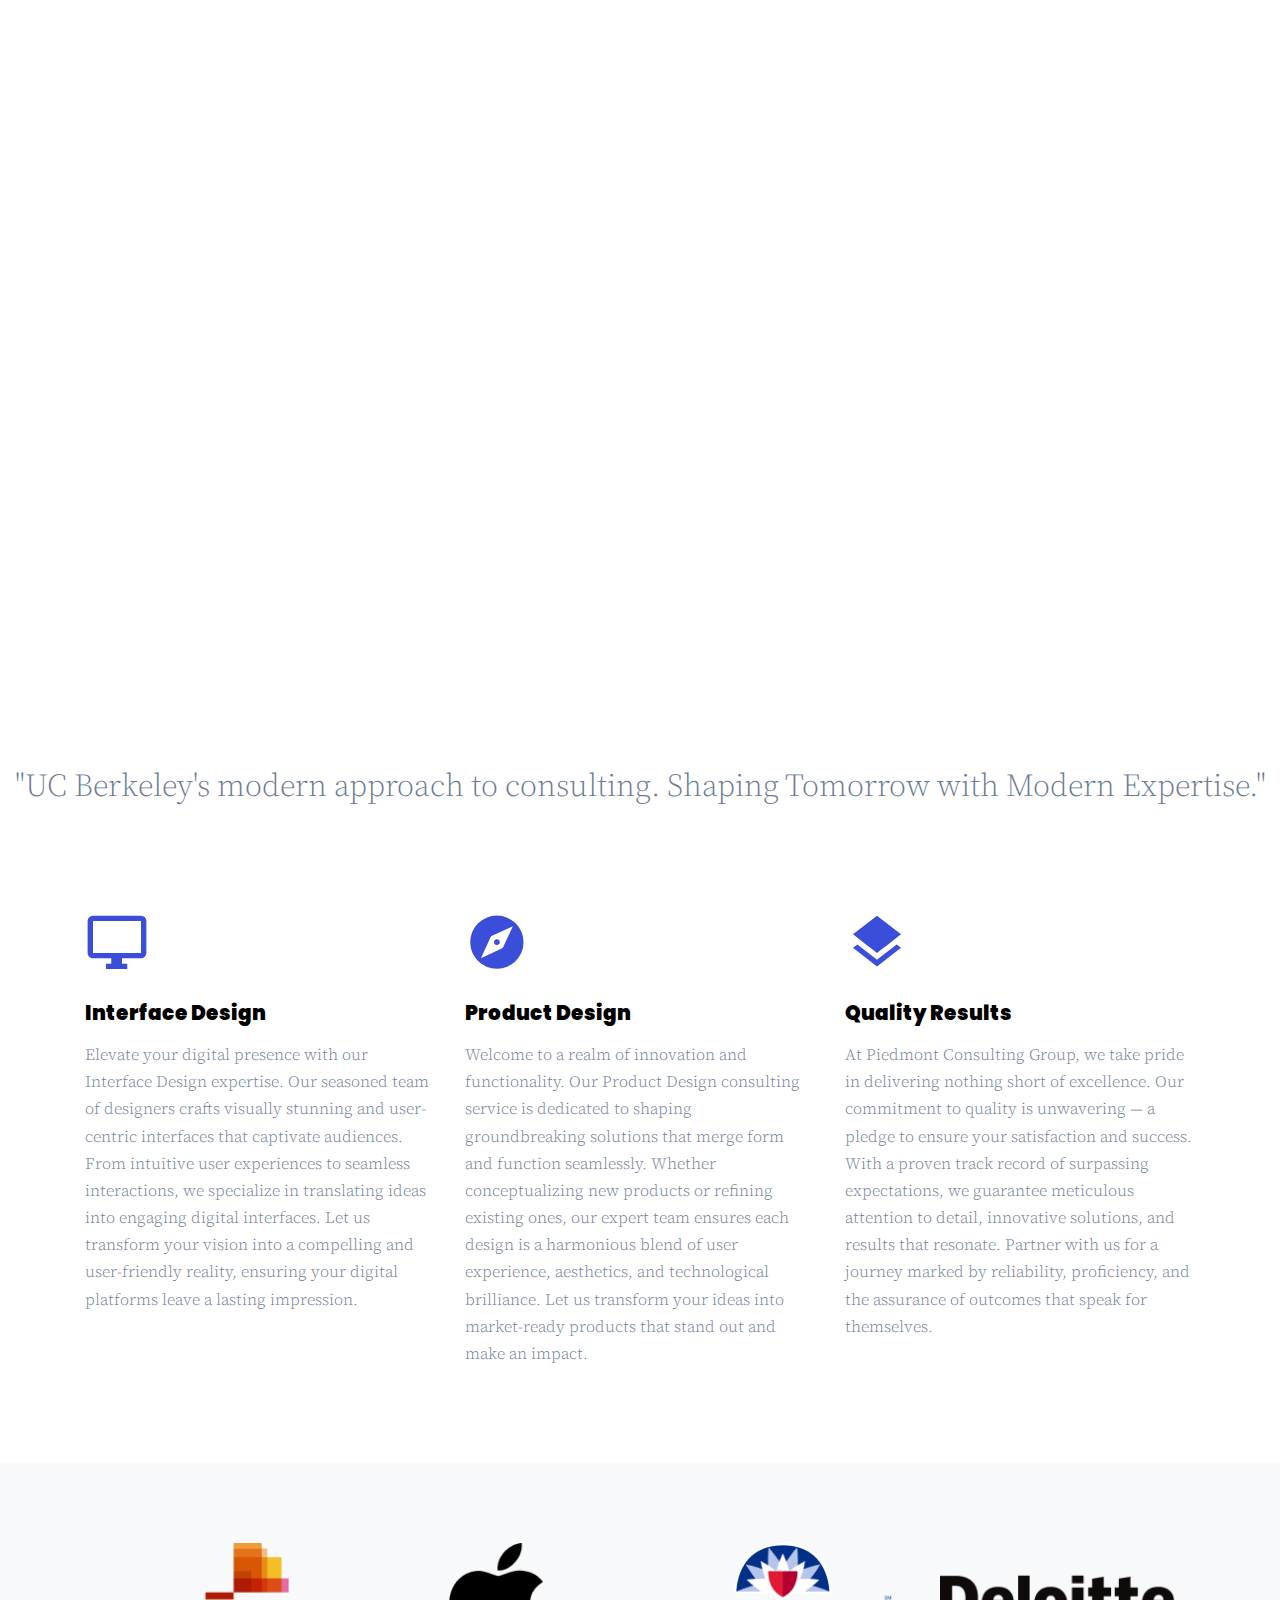
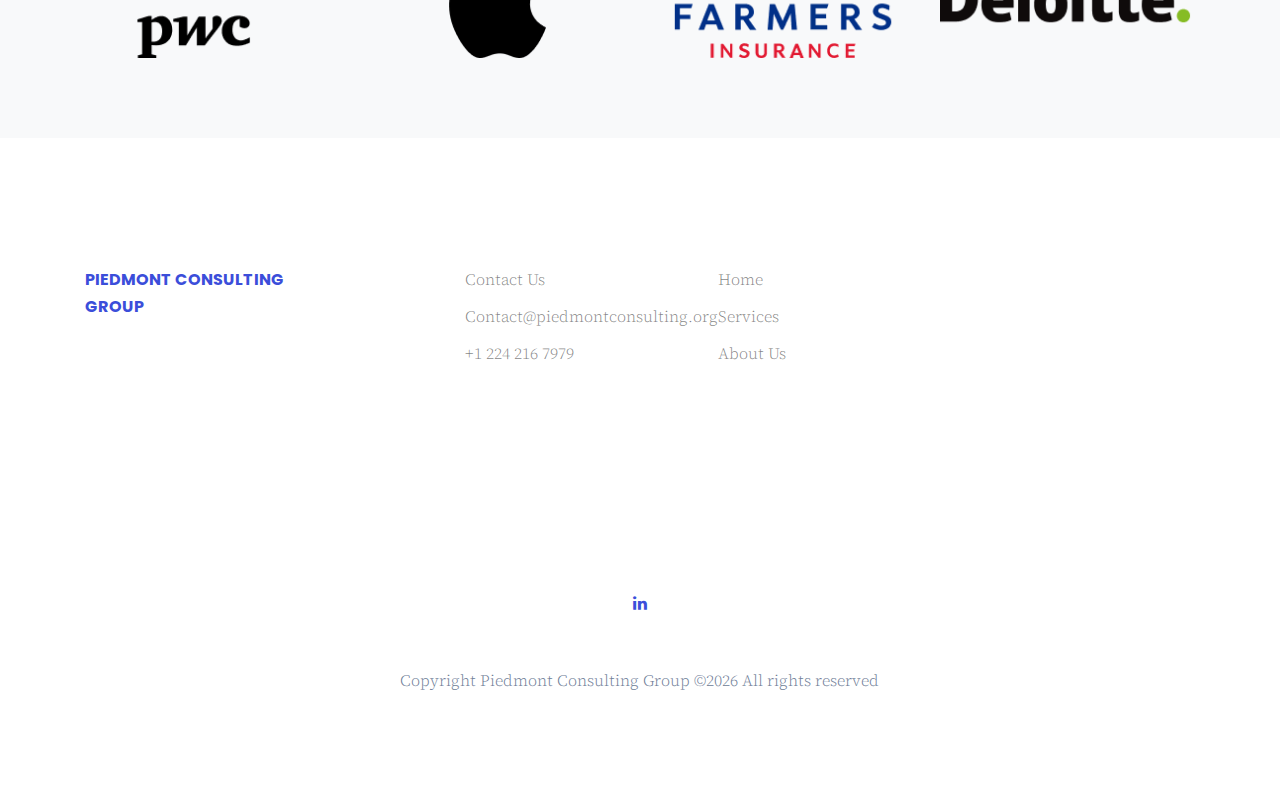
<file: index.html>
<!doctype html>
<html lang="en">
<!-- mmmaherhasan+1@gmail.com-->
  <head>
    <title>Piedmont Consulting Group</title>
    <meta charset="utf-8">
    <meta name="viewport" content="width=device-width, initial-scale=1, shrink-to-fit=no">

    <link href="https://fonts.googleapis.com/css?family=Poppins:400,900|Source+Serif+Pro&display=swap" rel="stylesheet">

    <link rel="stylesheet" href="fonts/icomoon/style.css">

    <link rel="stylesheet" href="css/bootstrap.min.css">
    <link rel="stylesheet" href="css/bootstrap-datepicker.css">
    <link rel="stylesheet" href="css/jquery.fancybox.min.css">
    <link rel="stylesheet" href="css/owl.carousel.min.css">
    <link rel="stylesheet" href="css/owl.theme.default.min.css">
    <link rel="stylesheet" href="fonts/flaticon/font/flaticon.css">
    <link rel="stylesheet" href="css/aos.css">

    <!-- MAIN CSS -->
    <link rel="stylesheet" href="css/style.css">

  </head>

  <body data-spy="scroll" data-target=".site-navbar-target" data-offset="300">

    
    <div class="site-wrap" id="home-section">

      <div class="site-mobile-menu site-navbar-target">
        <div class="site-mobile-menu-header">
          <div class="site-mobile-menu-close mt-3">
            <span class="icon-close2 js-menu-toggle"></span>
          </div>
        </div>
        <div class="site-mobile-menu-body"></div>
      </div>



      <header class="site-navbar site-navbar-target" role="banner">

        <div class="container">
          <div class="row align-items-center position-relative">

            <div class="col-3">
              <div class="site-logo">
                <a href="index.html" class="font-weight-bold">Piedmont consulting group</a>
              </div>
            </div>

            <div class="col-9  text-right">
              

              <span class="d-inline-block d-lg-none"><a href="#" class="text-primary site-menu-toggle js-menu-toggle py-5"><span class="icon-menu h3 text-primary"></span></a></span>

              

              <nav class="site-navigation text-right ml-auto d-none d-lg-block" role="navigation">
                <ul class="site-menu main-menu js-clone-nav ml-auto ">
                  <li class="active"><a href="index.html" class="nav-link">Home</a></li>
                  <!-- <li><a href="portfolio.html" class="nav-link">Portfolio</a></li> -->
                  <li><a href="about.html" class="nav-link">About</a></li>
                  <li><a href="services.html" class="nav-link">Services</a></li>
                  <!-- <li><a href="blog.html" class="nav-link">Blog</a></li> -->
                  <li><a href="https://docs.google.com/forms/d/e/1FAIpQLScNffxGFLWEvuG7_7Jkmo7yedQb1_LwWTHRbH57yuBvkXLMFw/viewform" class="nav-link">Apply </a></li>
                  <li><a href="https://form.jotform.com/233395495898176" class="nav-link">Contact</a></li>
                </ul>
              </nav>
            </div>

            
          </div>
        </div>

      </header>

    
    
    <div class="site-section-cover">
      <div class="container">
        <div class="row align-items-center text-center justify-content-center">
          <div class="col-lg-10">
            
            <h1 class="text-white mb-4">Results, not reports.</h1>
            <p class="lead"></p>
            
            <!-- <div class="welcome-text">
                <p class="lead">Welcome to Piedmont</p>
            </div> -->
            <!-- <p><a href="https://vimeo.com/191947042" data-fancybox class="btn-video_38929"><span class="icon-play"></span></a></p> -->
          </div>
        </div>
      </div>
    </div>

    <div>
      
    </div>

    <br>
    <br>

    <div class="welcome-text text-center mb-8">
      <p class="lead" style="font-size: 2em;">"UC Berkeley's modern approach to consulting.
        Shaping Tomorrow with Modern Expertise."</p>
    </div>
    

    <!-- <div class="container-fluid portfolio-wrap bg-light pt-0 site-section">
      <div class="row align-items-end mb-4">
        <div class="col-md-3">
          <a href="portfolio-single.html" class="portfolio-item"><img src="images/img_1.jpg" alt="Image" class="img-fluid"></a>
        </div>
        <div class="col-md-6">
          <a href="portfolio-single.html" class="portfolio-item"><img src="images/img_2.jpg" alt="Image" class="img-fluid"></a>
        </div>
        <div class="col-md-3">
          <a href="portfolio-single.html" class="portfolio-item"><img src="images/img_3.jpg" alt="Image" class="img-fluid"></a>
        </div>
      </div>
      <div class="row align-items-start"> -->
        <!-- <div class="col-md-4">
          <a href="portfolio-single.html" class="portfolio-item"><img src="images/img_2.jpg" alt="Image" class="img-fluid"></a>
        </div>
        <div class="col-md-4">
          <a href="portfolio-single.html" class="portfolio-item"><img src="images/hero_1.jpg" alt="Image" class="img-fluid"></a>
        </div>
        <div class="col-md-4">
          <a href="portfolio-single.html" class="portfolio-item"><img src="images/hero_3.jpg" alt="Image" class="img-fluid"></a>
        </div>
      </div> -->
    </div>

    <div class="site-section">
      <div class="container">
        <div class="row">
          <div class="col-md-4">
            <div class="service-29191">
              <span class="wrap-icon mb-4 d-block">
                <span class="icon-desktop_windows"></span>
              </span>
              <h3 class="mb-3">Interface Design</h3>
              <p>Elevate your digital presence with our Interface Design expertise. Our seasoned team of designers crafts visually stunning and user-centric interfaces that captivate audiences. From intuitive user experiences to seamless interactions, we specialize in translating ideas into engaging digital interfaces. Let us transform your vision into a compelling and user-friendly reality, ensuring your digital platforms leave a lasting impression.</p>
            </div>
          </div>
          <div class="col-md-4">
            <div class="service-29191">
              <span class="wrap-icon mb-4 d-block">
                <span class="icon-explore"></span>
              </span>
              <h3 class="mb-3">Product Design</h3>
              <p>Welcome to a realm of innovation and functionality. Our Product Design consulting service is dedicated to shaping groundbreaking solutions that merge form and function seamlessly. Whether conceptualizing new products or refining existing ones, our expert team ensures each design is a harmonious blend of user experience, aesthetics, and technological brilliance. Let us transform your ideas into market-ready products that stand out and make an impact.</p>
            </div>
          </div>
          <div class="col-md-4">
            <div class="service-29191">
              <span class="wrap-icon mb-4 d-block">
                <span class="icon-layers"></span>
              </span>
              <h3 class="mb-3">Quality Results</h3>
              <p>At Piedmont Consulting Group, we take pride in delivering nothing short of excellence. Our commitment to quality is unwavering — a pledge to ensure your satisfaction and success. With a proven track record of surpassing expectations, we guarantee meticulous attention to detail, innovative solutions, and results that resonate. Partner with us for a journey marked by reliability, proficiency, and the assurance of outcomes that speak for themselves.</p>
            </div>
          </div>
        </div>
      </div>
    </div>

    <!-- <div class="site-section bg-primary">
      <div class="container mb-5">
        <div class="row">
          <div class="col-md-7">
            <h2 class="text-white font-weight-bold">Blog Updates</h2>
            <p class="text-white lead">Lorem ipsum dolor sit amet, consectetur adipisicing elit. Deserunt ducimus facere quam eos tempore beatae non eius, provident.</p>
          </div>
        </div>
      </div>
      <div class="container-fluid">
        
        


        <div class="owl-carousel nonloop-block-13">
          <div class="media-29191">
            <a href="#" class="d-block mb-4"><img src="images/img_2.jpg" alt="Image" class="img-fluid"></a>
            <span class="date d-block">October 18, 2019</span>
            <h3 class="mb-4"><a href="#">Google saying pseudo-telephoto is more important</a></h3>
            <div class="d-flex vcard-91123 align-items-center">
              <div class="img mr-3"><img src="images/person_1.jpg" alt="Image" class="img-fluid"></div>
              <div class="name">
                <span class="d-block">by John Freeman</span>
                <span>Thinker &amp; Designer</span>
              </div>
            </div>
          </div>


          <div class="media-29191">
            <a href="#" class="d-block mb-4"><img src="images/img_1.jpg" alt="Image" class="img-fluid"></a>
            <span class="date d-block">October 18, 2019</span>
            <h3 class="mb-4"><a href="#">Google saying pseudo-telephoto is more important</a></h3>
            <div class="d-flex vcard-91123 align-items-center">
              <div class="img mr-3"><img src="images/person_1.jpg" alt="Image" class="img-fluid"></div>
              <div class="name">
                <span class="d-block">by John Freeman</span>
                <span>Thinker &amp; Designer</span>
              </div>
            </div>
          </div>

          <div class="media-29191">
            <a href="#" class="d-block mb-4"><img src="images/img_3.jpg" alt="Image" class="img-fluid"></a>
            <span class="date d-block">October 18, 2019</span>
            <h3 class="mb-4"><a href="#">Google saying pseudo-telephoto is more important</a></h3>
            <div class="d-flex vcard-91123 align-items-center">
              <div class="img mr-3"><img src="images/person_1.jpg" alt="Image" class="img-fluid"></div>
              <div class="name">
                <span class="d-block">by John Freeman</span>
                <span>Thinker &amp; Designer</span>
              </div>
            </div>
          </div>

          <div class="media-29191">
            <a href="#" class="d-block mb-4"><img src="images/img_2.jpg" alt="Image" class="img-fluid"></a>
            <span class="date d-block">October 18, 2019</span>
            <h3 class="mb-4"><a href="#">Google saying pseudo-telephoto is more important</a></h3>
            <div class="d-flex vcard-91123 align-items-center">
              <div class="img mr-3"><img src="images/person_1.jpg" alt="Image" class="img-fluid"></div>
              <div class="name">
                <span class="d-block">by John Freeman</span>
                <span>Thinker &amp; Designer</span>
              </div>
            </div>
          </div>


          <div class="media-29191">
            <a href="#" class="d-block mb-4"><img src="images/img_1.jpg" alt="Image" class="img-fluid"></a>
            <span class="date d-block">October 18, 2019</span>
            <h3 class="mb-4"><a href="#">Google saying pseudo-telephoto is more important</a></h3>
            <div class="d-flex vcard-91123 align-items-center">
              <div class="img mr-3"><img src="images/person_1.jpg" alt="Image" class="img-fluid"></div>
              <div class="name">
                <span class="d-block">by John Freeman</span>
                <span>Thinker &amp; Designer</span>
              </div>
            </div>
          </div>

          <div class="media-29191">
            <a href="#" class="d-block mb-4"><img src="images/img_3.jpg" alt="Image" class="img-fluid"></a>
            <span class="date d-block">October 18, 2019</span>
            <h3 class="mb-4"><a href="#">Google saying pseudo-telephoto is more important</a></h3>
            <div class="d-flex vcard-91123 align-items-center">
              <div class="img mr-3"><img src="images/person_1.jpg" alt="Image" class="img-fluid"></div>
              <div class="name">
                <span class="d-block">by John Freeman</span>
                <span>Thinker &amp; Designer</span>
              </div>
            </div>
          </div>

        </div>

      </div>
    </div> -->

    <div class="site-section bg-light">
      <div class="container">
        <div class="row">
          
          <div class="col-md-3">
            
            <img src="images\Frame 9new_pwc.png" alt="Image" class="img-fluid">
          </div>
          <div class="col-md-3">
            <img src="images\Frame 10new_apple.png" alt="Image" class="img-fluid">
          </div>
          <div class="col-md-3">
            <img src="images\Frame 11new_fi.png" alt="Image" class="img-fluid">
          </div>
          <div class="col-md-3">
            <img src="images\Frame 12new_d.png" alt="Image" class="img-fluid">
          </div>
        </div>
      </div>
    </div>
    
    
    <div class="footer site-section bg-white">
      <div class="container">
        <div class="row">
          <div class="col-md-3">
            <div class="site-logo-footer">
              <a href="index.html">Piedmont Consulting Group</a>
            </div> 
          </div>
          <div class="col-md-8 ml-auto">
            <div class="row">
              <div class="col-md-4 ml-auto">
                <ul class="list-unstyled links">
                  <li><a href="https://form.jotform.com/233395495898176">Contact Us</a></li>
                  <li><a href="#">Contact@piedmontconsulting.org</a></li>
                  <li><a href="#">+1 224 216 7979</a></li>
                  <!-- <li><a href="#">Support</a></li> -->
                </ul>
              </div>
              <div class="col-md-4">
                <ul class="list-unstyled links">
                  <li><a href="index.html">Home</a></li>
                  <!-- <li><a href="#">Blog</a></li> -->
                  <li><a href="services.html">Services</a></li>
                  <li><a href="about.html">About Us</a></li>
                </ul>
              </div>
              <div class="col-md-4">
                <!-- <ul class="list-unstyled links">
                  <li><a href="#">Home</a></li>
                   <li><a href="#">Blog</a></li> 
                  <li><a href="#">Services</a></li>
                  <li><a href="#">About Us</a></li>
                </ul> -->
              </div>
            </div>
          </div>
        </div>
      </div>
    </div>

    <div class="site-section">
      <div class="container">
        <div class="row mb-4 text-center">
          <div class="col">
            <!-- <a href="#"><span class="m-2 icon-facebook"></span></a>
            <a href="#"><span class="m-2 icon-twitter"></span></a> -->
            <a href="https://www.linkedin.com/company/piedmontconsulting/mycompany/"><span class="m-2 icon-linkedin"></span></a>
            <!-- <a href="#"><span class="m-2 icon-instagram"></span></a>
            <a href="#"><span class="m-2 icon-skype"></span></a> -->
          </div>
        </div>
        <div class="row mt-5 justify-content-center">
          <div class="col-md-7 text-center">
            <p>
            <!-- Link back to Colorlib can't be removed. Template is licensed under CC BY 3.0. -->
            Copyright Piedmont Consulting Group &copy;<script>document.write(new Date().getFullYear());</script> All rights reserved </i>  <a href="https://colorlib.com" target="_blank" ></a>
            <!-- Link back to Colorlib can't be removed. Template is licensed under CC BY 3.0. -->
            </p>
          </div>
        </div>
      </div>
    </div>

    

    </div>

    <script src="js/jquery-3.3.1.min.js"></script>
    <script src="js/jquery-migrate-3.0.0.js"></script>
    <script src="js/popper.min.js"></script>
    <script src="js/bootstrap.min.js"></script>
    <script src="js/owl.carousel.min.js"></script>
    <script src="js/jquery.sticky.js"></script>
    <script src="js/jquery.waypoints.min.js"></script>
    <script src="js/jquery.animateNumber.min.js"></script>
    <script src="js/jquery.fancybox.min.js"></script>
    <script src="js/jquery.stellar.min.js"></script>
    <script src="js/jquery.easing.1.3.js"></script>
    <script src="js/bootstrap-datepicker.min.js"></script>
    <script src="js/isotope.pkgd.min.js"></script>
    <script src="js/aos.js"></script>
  

    <script src="js/typed.js"></script>
            <script>
            var typed = new Typed('.typed-words', {
            strings: ["Business"," Startups"," Organization", " Company"],
            typeSpeed: 80,
            backSpeed: 80,
            backDelay: 4000,
            startDelay: 1000,
            loop: true,
            showCursor: true
            });
            </script>


    <script src="js/main.js"></script>

  </body>

</html>
</file>
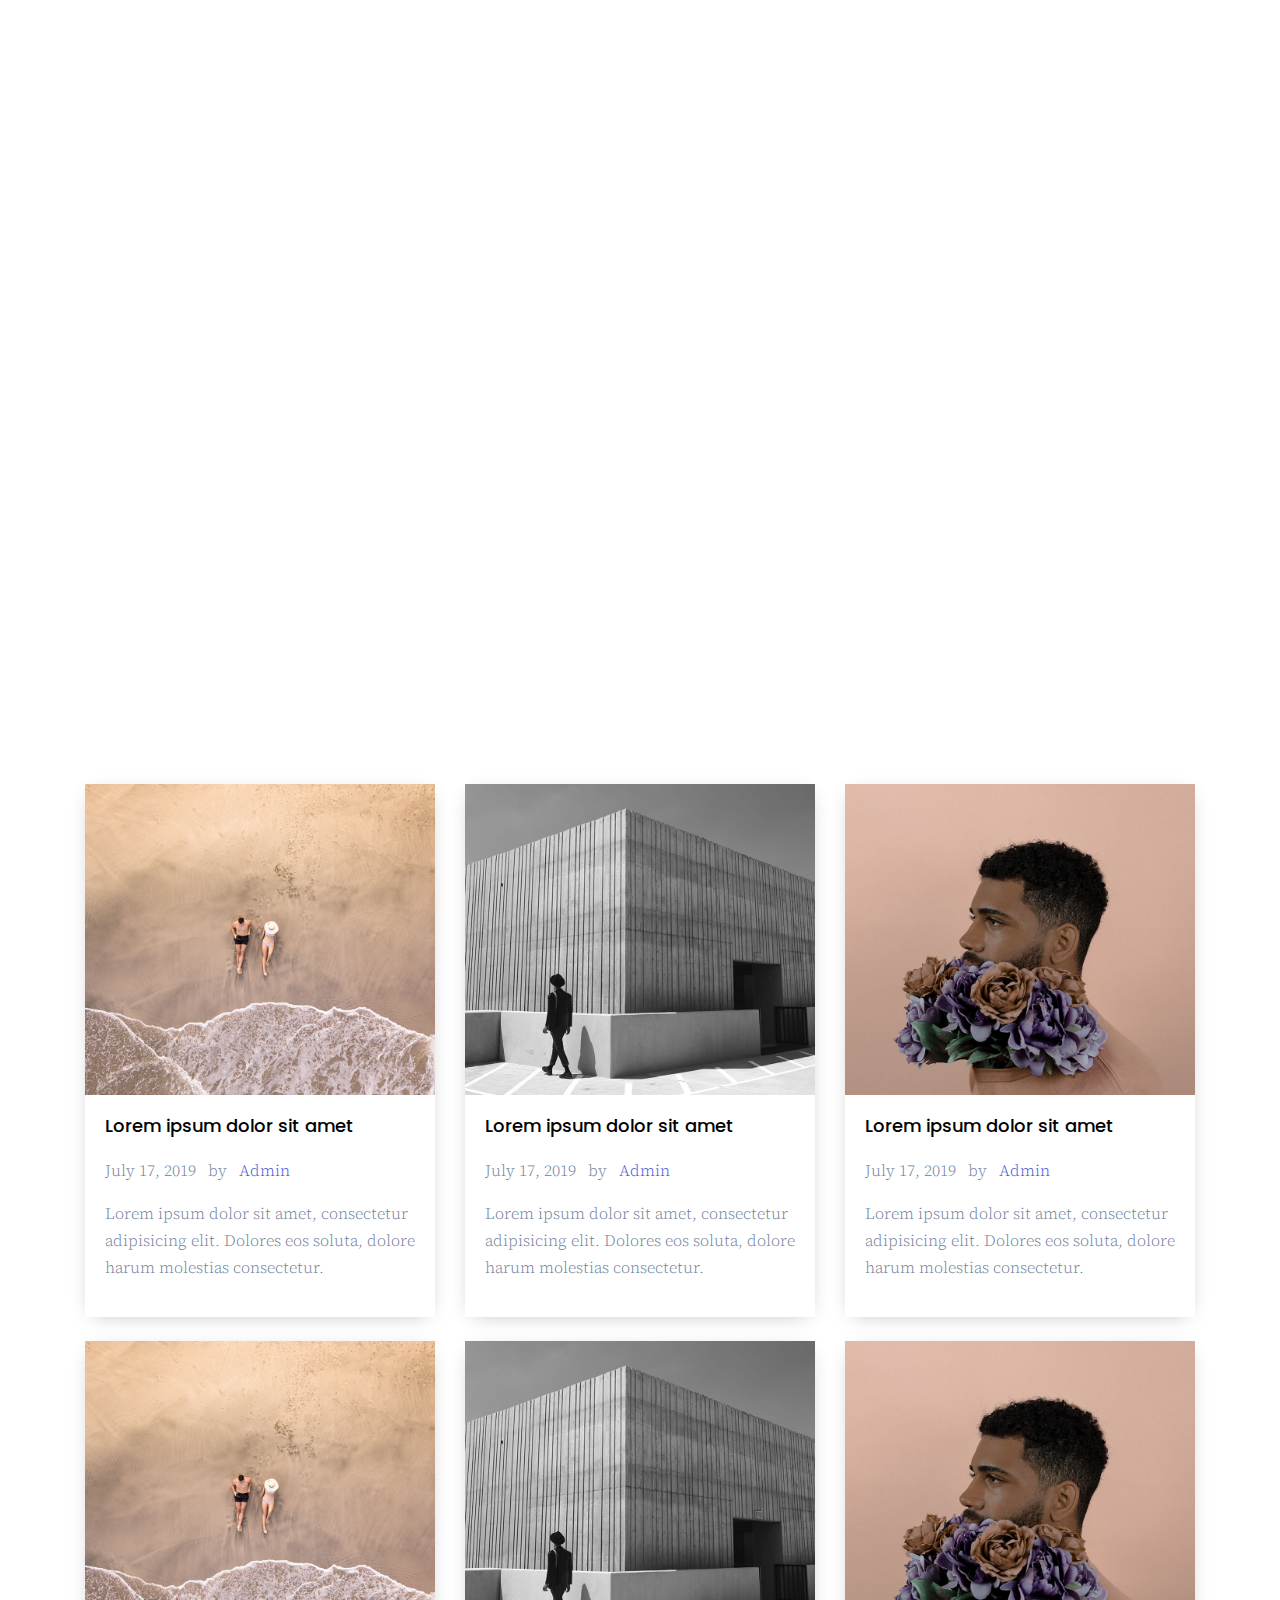
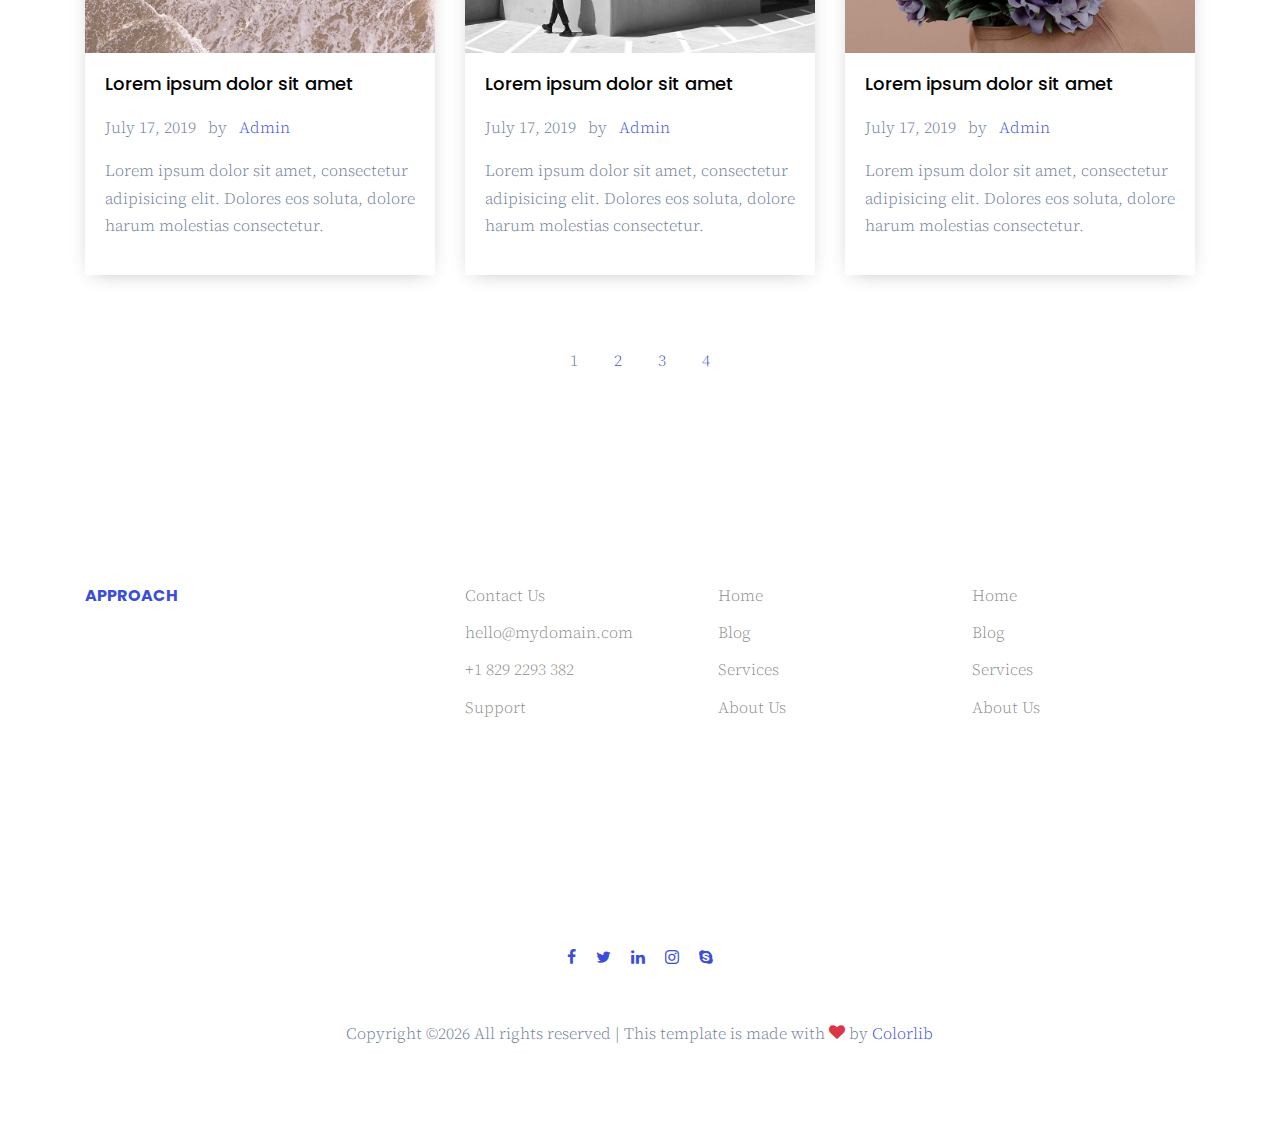
<file: blog.html>
<!doctype html>
<html lang="en">

  <head>
    <title>Approach &mdash; Website Template by Colorlib</title>
    <meta charset="utf-8">
    <meta name="viewport" content="width=device-width, initial-scale=1, shrink-to-fit=no">

    <link href="https://fonts.googleapis.com/css?family=Poppins:400,900|Source+Serif+Pro&display=swap" rel="stylesheet">

    <link rel="stylesheet" href="fonts/icomoon/style.css">

    <link rel="stylesheet" href="css/bootstrap.min.css">
    <link rel="stylesheet" href="css/bootstrap-datepicker.css">
    <link rel="stylesheet" href="css/jquery.fancybox.min.css">
    <link rel="stylesheet" href="css/owl.carousel.min.css">
    <link rel="stylesheet" href="css/owl.theme.default.min.css">
    <link rel="stylesheet" href="fonts/flaticon/font/flaticon.css">
    <link rel="stylesheet" href="css/aos.css">

    <!-- MAIN CSS -->
    <link rel="stylesheet" href="css/style.css">

  </head>

  <body data-spy="scroll" data-target=".site-navbar-target" data-offset="300">

    
    <div class="site-wrap" id="home-section">

      <div class="site-mobile-menu site-navbar-target">
        <div class="site-mobile-menu-header">
          <div class="site-mobile-menu-close mt-3">
            <span class="icon-close2 js-menu-toggle"></span>
          </div>
        </div>
        <div class="site-mobile-menu-body"></div>
      </div>



      <header class="site-navbar site-navbar-target" role="banner">

        <div class="container">
          <div class="row align-items-center position-relative">

            <div class="col-3">
              <div class="site-logo">
                <a href="index.html" class="font-weight-bold">Approach</a>
              </div>
            </div>

            <div class="col-9  text-right">
              

              <span class="d-inline-block d-lg-none"><a href="#" class="text-primary site-menu-toggle js-menu-toggle py-5"><span class="icon-menu h3 text-primary"></span></a></span>

              

              <nav class="site-navigation text-right ml-auto d-none d-lg-block" role="navigation">
                <ul class="site-menu main-menu js-clone-nav ml-auto ">
                  <li><a href="index.html" class="nav-link">Home</a></li>
                  <li><a href="portfolio.html" class="nav-link">Portfolio</a></li>
                  <li><a href="about.html" class="nav-link">About</a></li>
                  <li><a href="services.html" class="nav-link">Services</a></li>
                  <li class="active"><a href="blog.html" class="nav-link">Blog</a></li>
                  <li><a href="contact.html" class="nav-link">Contact</a></li>
                </ul>
              </nav>
            </div>

            
          </div>
        </div>

      </header>

    
    <div class="site-section-cover">
      <div class="container">
        <div class="row align-items-center text-center justify-content-center">
          <div class="col-lg-6">
            <h1 class="text-white mb-4">Our Blog</h1>
            <p class="lead">Lorem ipsum dolor sit amet, consectetur adipisicing elit maxime nemo placeat dolor est.</p>
            
          </div>
        </div>
      </div>
    </div>


    <div class="site-section">
      <div class="container">
        <div class="row">
          <div class="col-lg-4 col-md-6 mb-4">
            <div class="post-entry-1 h-100">
              <a href="single.html">
                <img src="images/img_1.jpg" alt="Image"
                 class="img-fluid">
              </a>
              <div class="post-entry-1-contents">
                
                <h2><a href="single.html">Lorem ipsum dolor sit amet</a></h2>
                <span class="meta d-inline-block mb-3">July 17, 2019 <span class="mx-2">by</span> <a href="#">Admin</a></span>
                <p>Lorem ipsum dolor sit amet, consectetur adipisicing elit. Dolores eos soluta, dolore harum molestias consectetur.</p>
              </div>
            </div>
          </div>
          <div class="col-lg-4 col-md-6 mb-4">
            <div class="post-entry-1 h-100">
              <a href="single.html">
                <img src="images/img_2.jpg" alt="Image"
                 class="img-fluid">
              </a>
              <div class="post-entry-1-contents">
                
                <h2><a href="single.html">Lorem ipsum dolor sit amet</a></h2>
                <span class="meta d-inline-block mb-3">July 17, 2019 <span class="mx-2">by</span> <a href="#">Admin</a></span>
                <p>Lorem ipsum dolor sit amet, consectetur adipisicing elit. Dolores eos soluta, dolore harum molestias consectetur.</p>
              </div>
            </div>
          </div>

          <div class="col-lg-4 col-md-6 mb-4">
            <div class="post-entry-1 h-100">
              <a href="single.html">
                <img src="images/img_3.jpg" alt="Image"
                 class="img-fluid">
              </a>
              <div class="post-entry-1-contents">
                
                <h2><a href="single.html">Lorem ipsum dolor sit amet</a></h2>
                <span class="meta d-inline-block mb-3">July 17, 2019 <span class="mx-2">by</span> <a href="#">Admin</a></span>
                <p>Lorem ipsum dolor sit amet, consectetur adipisicing elit. Dolores eos soluta, dolore harum molestias consectetur.</p>
              </div>
            </div>
          </div>


          <div class="col-lg-4 col-md-6 mb-4">
            <div class="post-entry-1 h-100">
              <a href="single.html">
                <img src="images/img_1.jpg" alt="Image"
                 class="img-fluid">
              </a>
              <div class="post-entry-1-contents">
                
                <h2><a href="single.html">Lorem ipsum dolor sit amet</a></h2>
                <span class="meta d-inline-block mb-3">July 17, 2019 <span class="mx-2">by</span> <a href="#">Admin</a></span>
                <p>Lorem ipsum dolor sit amet, consectetur adipisicing elit. Dolores eos soluta, dolore harum molestias consectetur.</p>
              </div>
            </div>
          </div>
          <div class="col-lg-4 col-md-6 mb-4">
            <div class="post-entry-1 h-100">
              <a href="single.html">
                <img src="images/img_2.jpg" alt="Image"
                 class="img-fluid">
              </a>
              <div class="post-entry-1-contents">
                
                <h2><a href="single.html">Lorem ipsum dolor sit amet</a></h2>
                <span class="meta d-inline-block mb-3">July 17, 2019 <span class="mx-2">by</span> <a href="#">Admin</a></span>
                <p>Lorem ipsum dolor sit amet, consectetur adipisicing elit. Dolores eos soluta, dolore harum molestias consectetur.</p>
              </div>
            </div>
          </div>

          <div class="col-lg-4 col-md-6 mb-4">
            <div class="post-entry-1 h-100">
              <a href="single.html">
                <img src="images/img_3.jpg" alt="Image"
                 class="img-fluid">
              </a>
              <div class="post-entry-1-contents">
                
                <h2><a href="single.html">Lorem ipsum dolor sit amet</a></h2>
                <span class="meta d-inline-block mb-3">July 17, 2019 <span class="mx-2">by</span> <a href="#">Admin</a></span>
                <p>Lorem ipsum dolor sit amet, consectetur adipisicing elit. Dolores eos soluta, dolore harum molestias consectetur.</p>
              </div>
            </div>
          </div>


          <div class="col-12 mt-5 text-center">
            <span class="p-3">1</span>
            <a href="#" class="p-3">2</a>
            <a href="#" class="p-3">3</a>
            <a href="#" class="p-3">4</a>
          </div>
          
        </div>
      </div>
    </div>
    
    
    <div class="footer site-section bg-white">
      <div class="container">
        <div class="row">
          <div class="col-md-3">
            <div class="site-logo-footer">
              <a href="index.html">Approach</a>
            </div> 
          </div>
          <div class="col-md-8 ml-auto">
            <div class="row">
              <div class="col-md-4 ml-auto">
                <ul class="list-unstyled links">
                  <li><a href="#">Contact Us</a></li>
                  <li><a href="#">hello@mydomain.com</a></li>
                  <li><a href="#">+1 829 2293 382</a></li>
                  <li><a href="#">Support</a></li>
                </ul>
              </div>
              <div class="col-md-4">
                <ul class="list-unstyled links">
                  <li><a href="#">Home</a></li>
                  <li><a href="#">Blog</a></li>
                  <li><a href="#">Services</a></li>
                  <li><a href="#">About Us</a></li>
                </ul>
              </div>
              <div class="col-md-4">
                <ul class="list-unstyled links">
                  <li><a href="#">Home</a></li>
                  <li><a href="#">Blog</a></li>
                  <li><a href="#">Services</a></li>
                  <li><a href="#">About Us</a></li>
                </ul>
              </div>
            </div>
          </div>
        </div>
      </div>
    </div>

    <div class="site-section">
      <div class="container">
        <div class="row mb-4 text-center">
          <div class="col">
            <a href="#"><span class="m-2 icon-facebook"></span></a>
            <a href="#"><span class="m-2 icon-twitter"></span></a>
            <a href="#"><span class="m-2 icon-linkedin"></span></a>
            <a href="#"><span class="m-2 icon-instagram"></span></a>
            <a href="#"><span class="m-2 icon-skype"></span></a>
          </div>
        </div>
        <div class="row mt-5 justify-content-center">
          <div class="col-md-7 text-center">
            <p>
            <!-- Link back to Colorlib can't be removed. Template is licensed under CC BY 3.0. -->
            Copyright &copy;<script>document.write(new Date().getFullYear());</script> All rights reserved | This template is made with <i class="icon-heart text-danger" aria-hidden="true"></i> by <a href="https://colorlib.com" target="_blank" >Colorlib</a>
            <!-- Link back to Colorlib can't be removed. Template is licensed under CC BY 3.0. -->
            </p>
          </div>
        </div>
      </div>
    </div>

    

    </div>

    <script src="js/jquery-3.3.1.min.js"></script>
    <script src="js/jquery-migrate-3.0.0.js"></script>
    <script src="js/popper.min.js"></script>
    <script src="js/bootstrap.min.js"></script>
    <script src="js/owl.carousel.min.js"></script>
    <script src="js/jquery.sticky.js"></script>
    <script src="js/jquery.waypoints.min.js"></script>
    <script src="js/jquery.animateNumber.min.js"></script>
    <script src="js/jquery.fancybox.min.js"></script>
    <script src="js/jquery.stellar.min.js"></script>
    <script src="js/jquery.easing.1.3.js"></script>
    <script src="js/bootstrap-datepicker.min.js"></script>
    <script src="js/isotope.pkgd.min.js"></script>
    <script src="js/aos.js"></script>
  

    <script src="js/typed.js"></script>
            <script>
            var typed = new Typed('.typed-words', {
            strings: ["Business"," Startups"," Organization", " Company"],
            typeSpeed: 80,
            backSpeed: 80,
            backDelay: 4000,
            startDelay: 1000,
            loop: true,
            showCursor: true
            });
            </script>


    <script src="js/main.js"></script>

  </body>

</html>
</file>
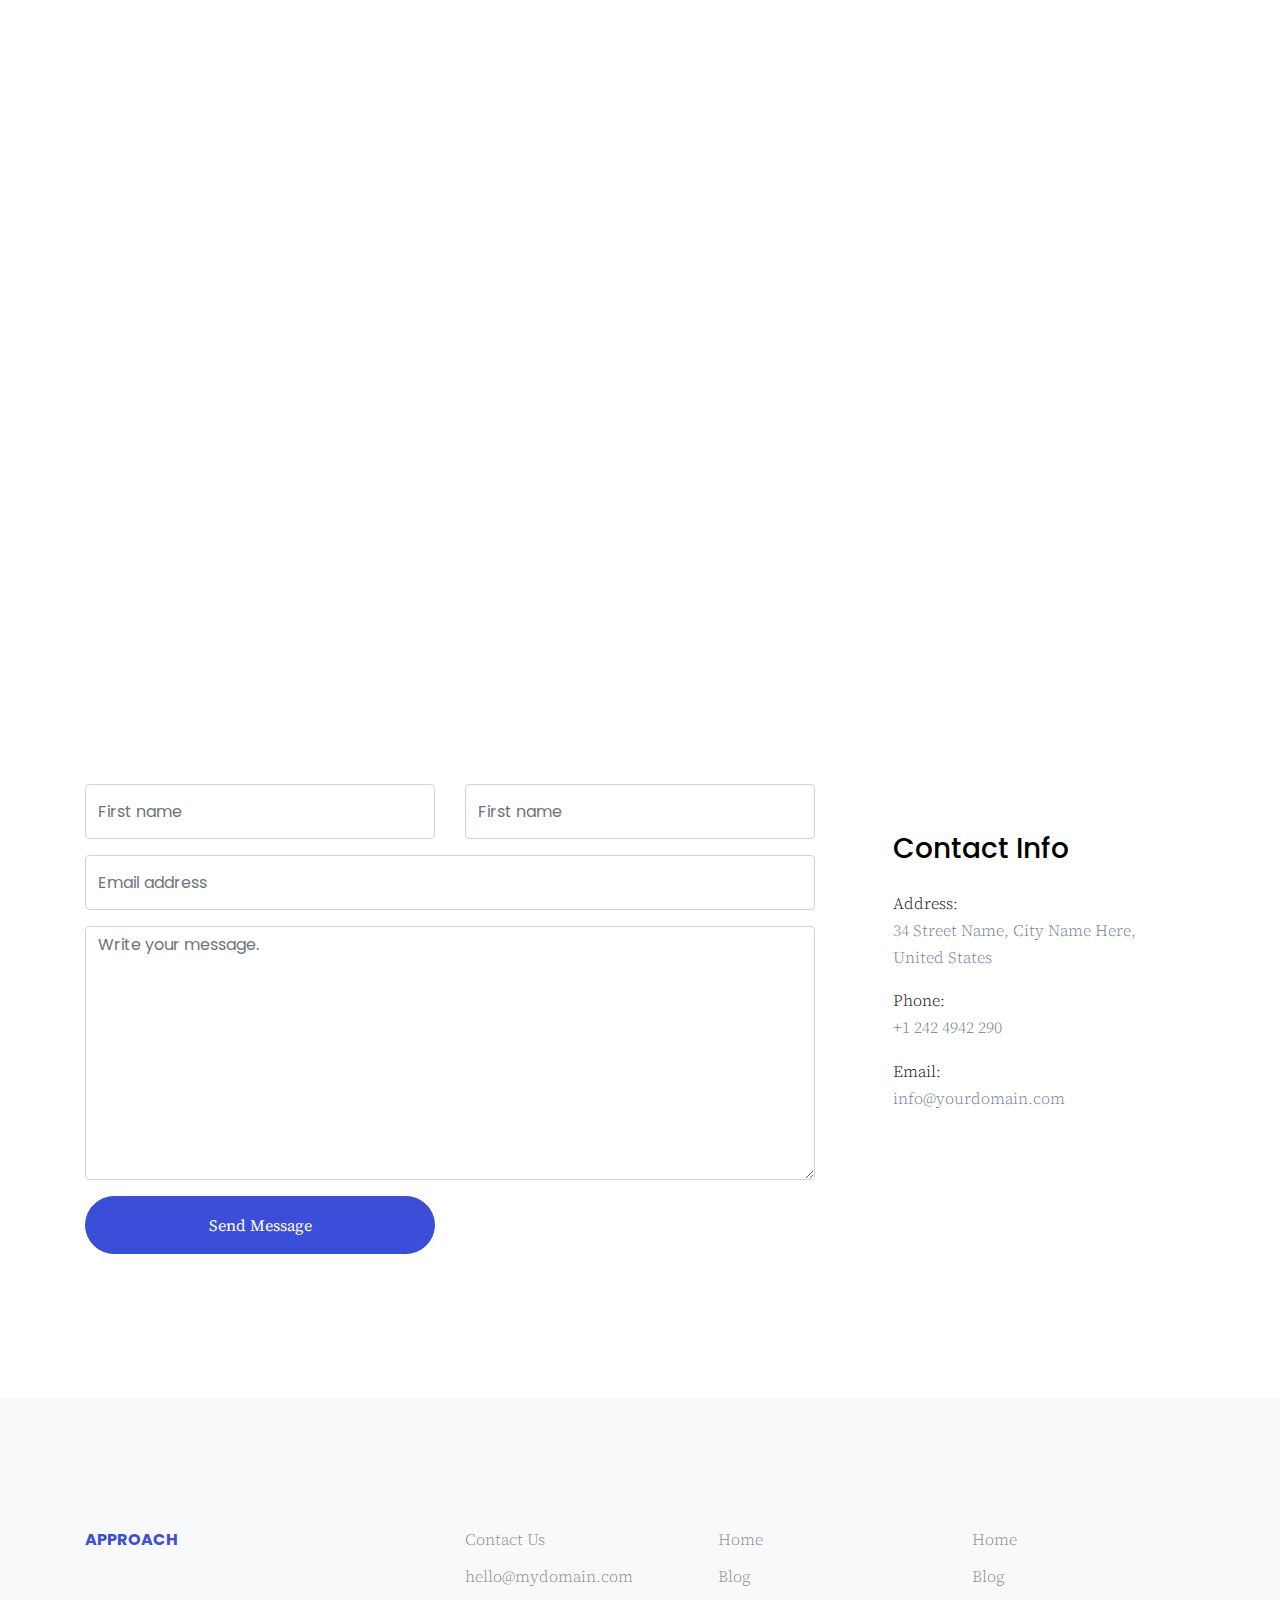
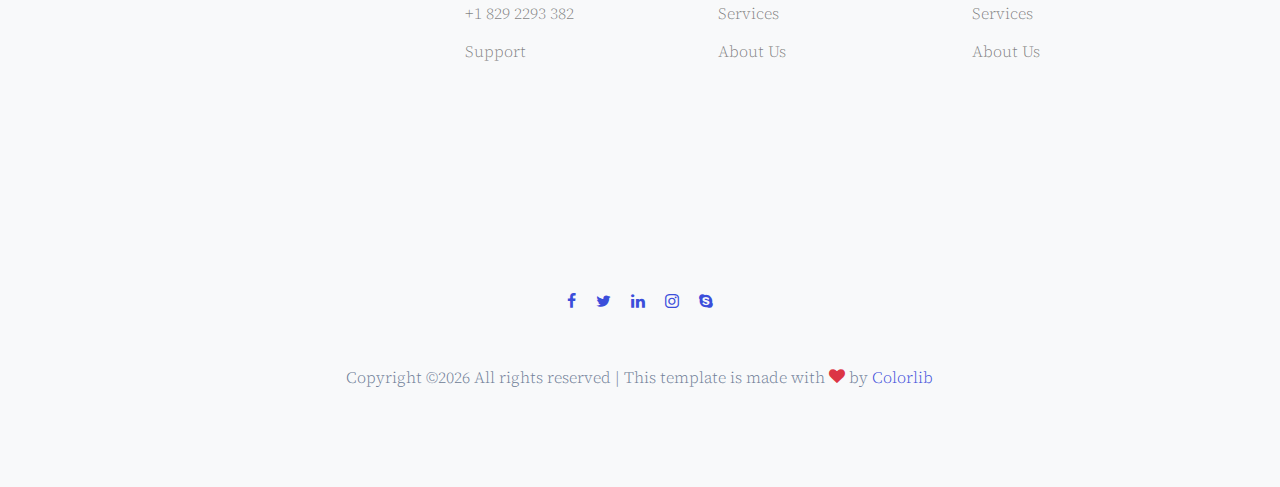
<file: contact.html>
<!doctype html>
<html lang="en">

  <head>
    <title>Approach &mdash; Website Template by Colorlib</title>
    <meta charset="utf-8">
    <meta name="viewport" content="width=device-width, initial-scale=1, shrink-to-fit=no">

    <link href="https://fonts.googleapis.com/css?family=Poppins:400,900|Source+Serif+Pro&display=swap" rel="stylesheet">

    <link rel="stylesheet" href="fonts/icomoon/style.css">

    <link rel="stylesheet" href="css/bootstrap.min.css">
    <link rel="stylesheet" href="css/bootstrap-datepicker.css">
    <link rel="stylesheet" href="css/jquery.fancybox.min.css">
    <link rel="stylesheet" href="css/owl.carousel.min.css">
    <link rel="stylesheet" href="css/owl.theme.default.min.css">
    <link rel="stylesheet" href="fonts/flaticon/font/flaticon.css">
    <link rel="stylesheet" href="css/aos.css">

    <!-- MAIN CSS -->
    <link rel="stylesheet" href="css/style.css">

  </head>

  <body data-spy="scroll" data-target=".site-navbar-target" data-offset="300">

    
    <div class="site-wrap" id="home-section">

      <div class="site-mobile-menu site-navbar-target">
        <div class="site-mobile-menu-header">
          <div class="site-mobile-menu-close mt-3">
            <span class="icon-close2 js-menu-toggle"></span>
          </div>
        </div>
        <div class="site-mobile-menu-body"></div>
      </div>



      <header class="site-navbar site-navbar-target" role="banner">

        <div class="container">
          <div class="row align-items-center position-relative">

            <div class="col-3">
              <div class="site-logo">
                <a href="index.html" class="font-weight-bold">Approach</a>
              </div>
            </div>

            <div class="col-9  text-right">
              

              <span class="d-inline-block d-lg-none"><a href="#" class="text-primary site-menu-toggle js-menu-toggle py-5"><span class="icon-menu h3 text-primary"></span></a></span>

              

              <nav class="site-navigation text-right ml-auto d-none d-lg-block" role="navigation">
                <ul class="site-menu main-menu js-clone-nav ml-auto ">
                  <li><a href="index.html" class="nav-link">Home</a></li>
                  <li><a href="portfolio.html" class="nav-link">Portfolio</a></li>
                  <li><a href="about.html" class="nav-link">About</a></li>
                  <li><a href="services.html" class="nav-link">Services</a></li>
                  <li><a href="blog.html" class="nav-link">Blog</a></li>
                  <li class="active"><a href="contact.html" class="nav-link">Contact</a></li>
                </ul>
              </nav>
            </div>

            
          </div>
        </div>

      </header>

    
    <div class="site-section-cover">
      <div class="container">
        <div class="row align-items-center text-center justify-content-center">
          <div class="col-lg-6">
            <h1 class="text-white mb-4">Contact Us</h1>
            <p class="lead">Lorem ipsum dolor sit amet, consectetur adipisicing elit maxime nemo placeat dolor est.</p>
            
          </div>
        </div>
      </div>
    </div>


    <div class="site-section bg-left-half">
      <div class="container">

        
        <div class="row">
          <div class="col-lg-8 mb-5" >
            <form action="#" method="post">
              <div class="form-group row">
                <div class="col-md-6 mb-4 mb-lg-0">
                  <input type="text" class="form-control" placeholder="First name">
                </div>
                <div class="col-md-6">
                  <input type="text" class="form-control" placeholder="First name">
                </div>
              </div>

              <div class="form-group row">
                <div class="col-md-12">
                  <input type="text" class="form-control" placeholder="Email address">
                </div>
              </div>

              <div class="form-group row">
                <div class="col-md-12">
                  <textarea name="" id="" class="form-control" placeholder="Write your message." cols="30" rows="10"></textarea>
                </div>
              </div>
              <div class="form-group row">
                <div class="col-md-6 mr-auto">
                  <input type="submit" class="btn btn-block btn-primary text-white py-3 px-5" value="Send Message">
                </div>
              </div>
            </form>
          </div>
          <div class="col-lg-4 ml-auto">
            <div class="bg-white p-3 p-md-5">
              <h3 class="text-black mb-4">Contact Info</h3>
              <ul class="list-unstyled footer-link">
                <li class="d-block mb-3">
                  <span class="d-block text-black">Address:</span>
                  <span>34 Street Name, City Name Here, United States</span></li>
                <li class="d-block mb-3"><span class="d-block text-black">Phone:</span><span>+1 242 4942 290</span></li>
                <li class="d-block mb-3"><span class="d-block text-black">Email:</span><span>info@yourdomain.com</span></li>
              </ul>
            </div>
          </div>
        </div>
        
      </div>
    </div> <!-- END .site-section -->
    
    
    <div class="footer site-section bg-light">
      <div class="container">
        <div class="row">
          <div class="col-md-3">
            <div class="site-logo-footer">
              <a href="index.html">Approach</a>
            </div> 
          </div>
          <div class="col-md-8 ml-auto">
            <div class="row">
              <div class="col-md-4 ml-auto">
                <ul class="list-unstyled links">
                  <li><a href="#">Contact Us</a></li>
                  <li><a href="#">hello@mydomain.com</a></li>
                  <li><a href="#">+1 829 2293 382</a></li>
                  <li><a href="#">Support</a></li>
                </ul>
              </div>
              <div class="col-md-4">
                <ul class="list-unstyled links">
                  <li><a href="#">Home</a></li>
                  <li><a href="#">Blog</a></li>
                  <li><a href="#">Services</a></li>
                  <li><a href="#">About Us</a></li>
                </ul>
              </div>
              <div class="col-md-4">
                <ul class="list-unstyled links">
                  <li><a href="#">Home</a></li>
                  <li><a href="#">Blog</a></li>
                  <li><a href="#">Services</a></li>
                  <li><a href="#">About Us</a></li>
                </ul>
              </div>
            </div>
          </div>
        </div>
      </div>
    </div>

    <div class="site-section bg-light">
      <div class="container">
        <div class="row mb-4 text-center">
          <div class="col">
            <a href="#"><span class="m-2 icon-facebook"></span></a>
            <a href="#"><span class="m-2 icon-twitter"></span></a>
            <a href="#"><span class="m-2 icon-linkedin"></span></a>
            <a href="#"><span class="m-2 icon-instagram"></span></a>
            <a href="#"><span class="m-2 icon-skype"></span></a>
          </div>
        </div>
        <div class="row mt-5 justify-content-center">
          <div class="col-md-7 text-center">
            <p>
            <!-- Link back to Colorlib can't be removed. Template is licensed under CC BY 3.0. -->
            Copyright &copy;<script>document.write(new Date().getFullYear());</script> All rights reserved | This template is made with <i class="icon-heart text-danger" aria-hidden="true"></i> by <a href="https://colorlib.com" target="_blank" >Colorlib</a>
            <!-- Link back to Colorlib can't be removed. Template is licensed under CC BY 3.0. -->
            </p>
          </div>
        </div>
      </div>
    </div>

    

    </div>

    <script src="js/jquery-3.3.1.min.js"></script>
    <script src="js/jquery-migrate-3.0.0.js"></script>
    <script src="js/popper.min.js"></script>
    <script src="js/bootstrap.min.js"></script>
    <script src="js/owl.carousel.min.js"></script>
    <script src="js/jquery.sticky.js"></script>
    <script src="js/jquery.waypoints.min.js"></script>
    <script src="js/jquery.animateNumber.min.js"></script>
    <script src="js/jquery.fancybox.min.js"></script>
    <script src="js/jquery.stellar.min.js"></script>
    <script src="js/jquery.easing.1.3.js"></script>
    <script src="js/bootstrap-datepicker.min.js"></script>
    <script src="js/isotope.pkgd.min.js"></script>
    <script src="js/aos.js"></script>
  

    <script src="js/typed.js"></script>
            <script>
            var typed = new Typed('.typed-words', {
            strings: ["Business"," Startups"," Organization", " Company"],
            typeSpeed: 80,
            backSpeed: 80,
            backDelay: 4000,
            startDelay: 1000,
            loop: true,
            showCursor: true
            });
            </script>


    <script src="js/main.js"></script>

  </body>

</html>
</file>
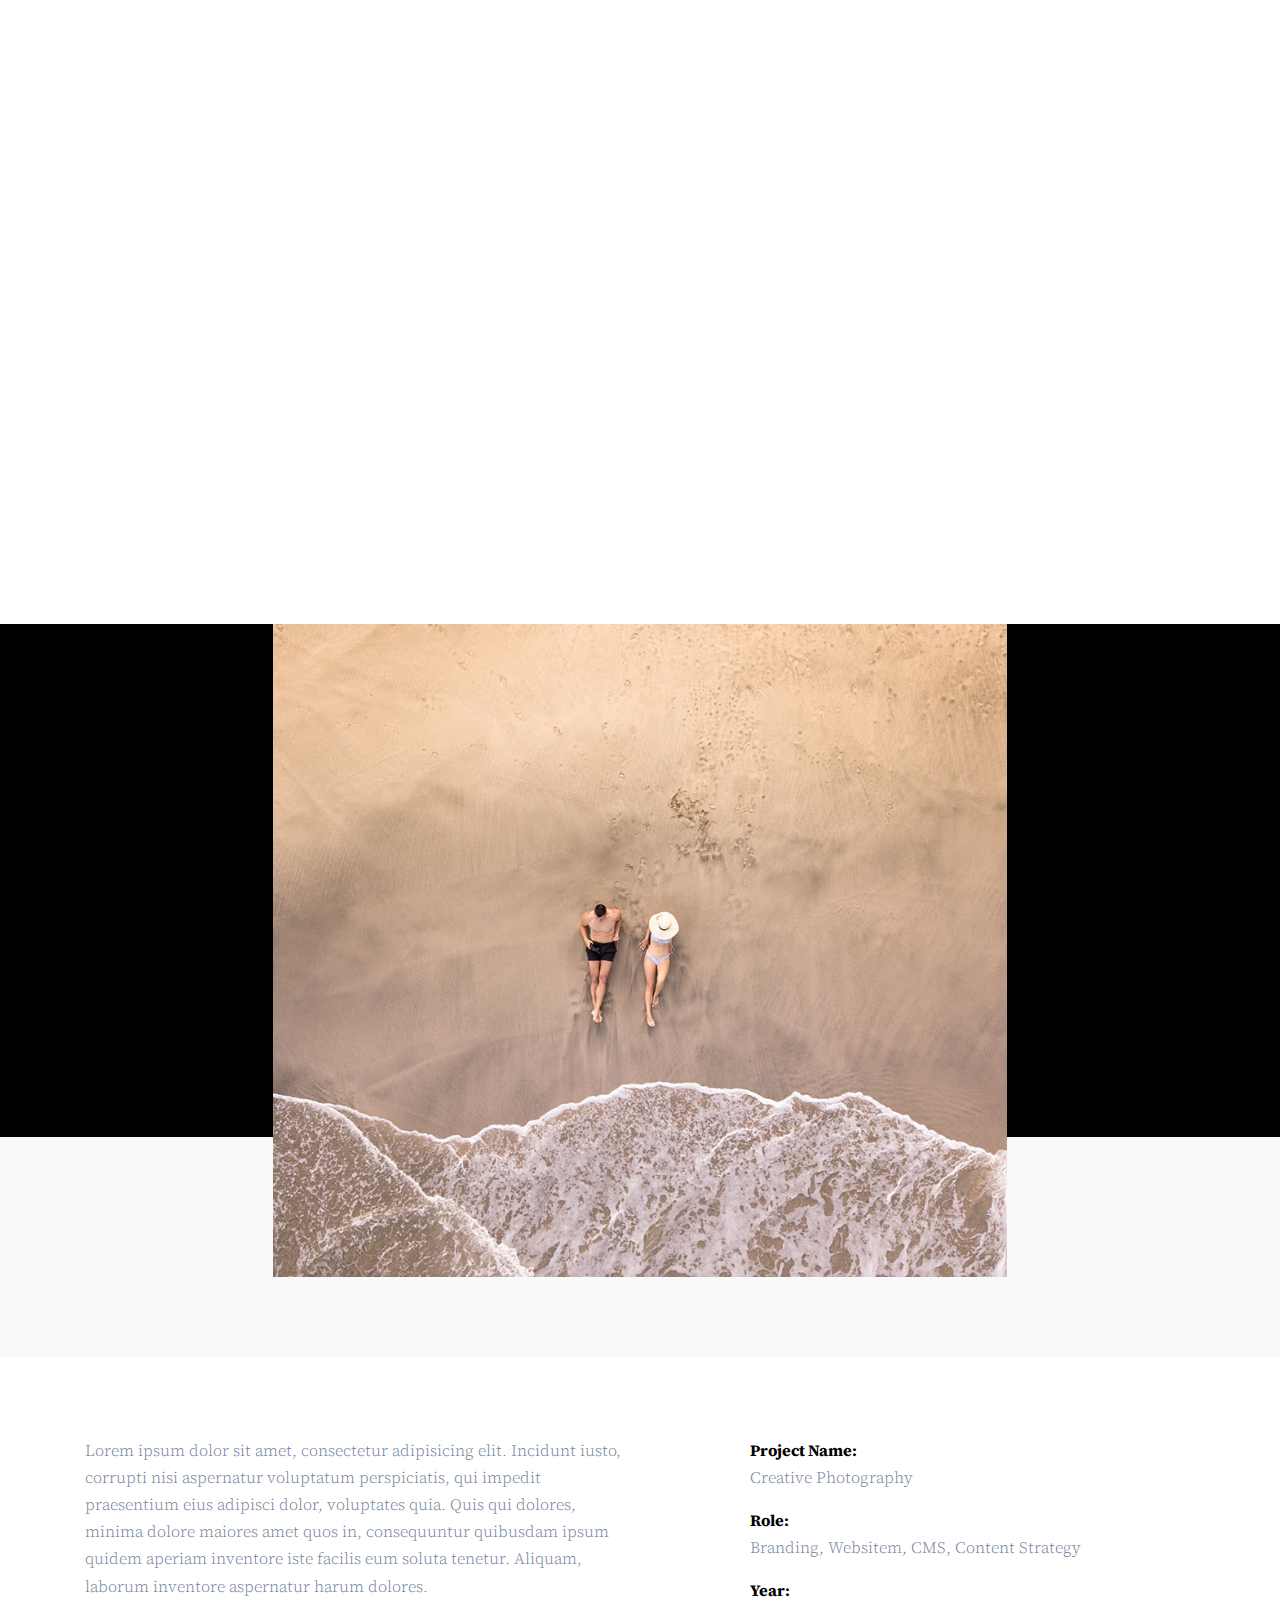
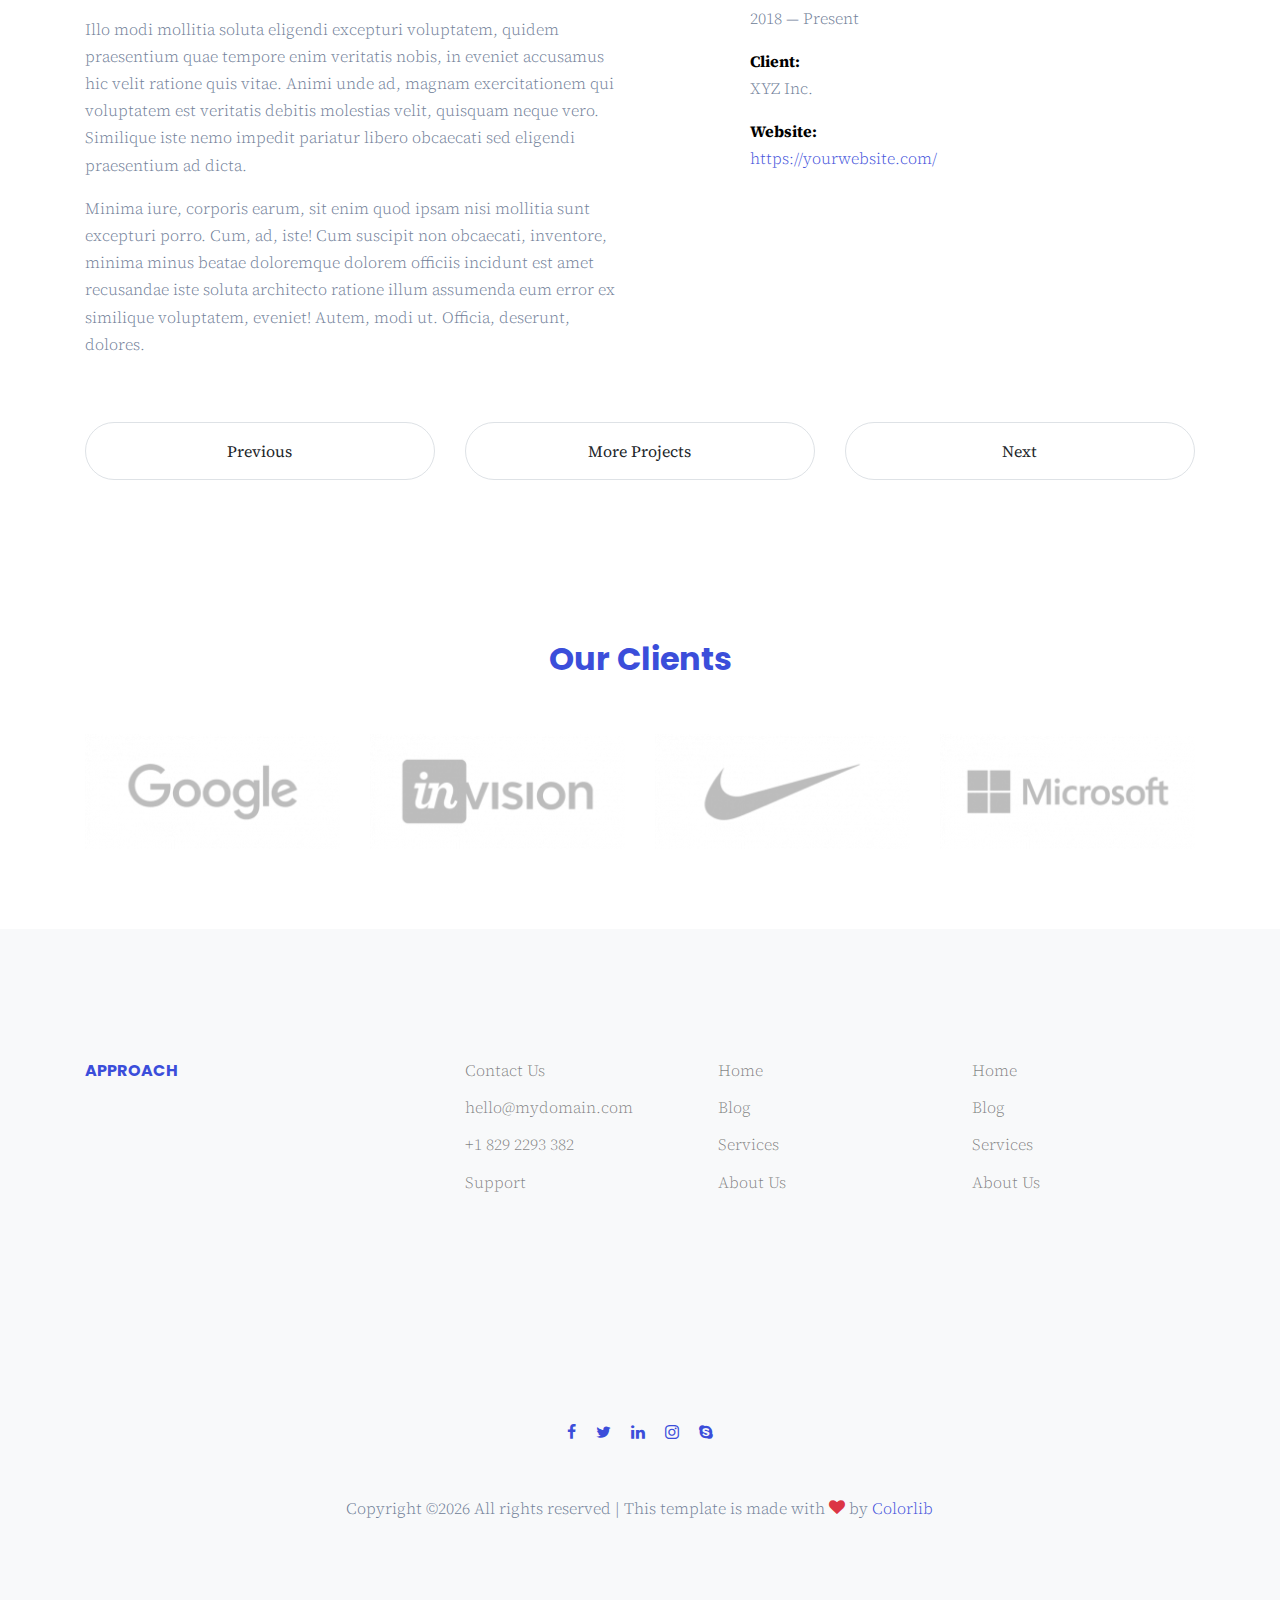
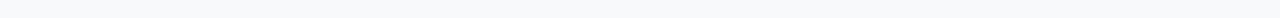
<file: portfolio-single.html>
<!doctype html>
<html lang="en">

  <head>
    <title>Approach &mdash; Website Template by Colorlib</title>
    <meta charset="utf-8">
    <meta name="viewport" content="width=device-width, initial-scale=1, shrink-to-fit=no">

    <link href="https://fonts.googleapis.com/css?family=Poppins:400,900|Source+Serif+Pro&display=swap" rel="stylesheet">

    <link rel="stylesheet" href="fonts/icomoon/style.css">

    <link rel="stylesheet" href="css/bootstrap.min.css">
    <link rel="stylesheet" href="css/bootstrap-datepicker.css">
    <link rel="stylesheet" href="css/jquery.fancybox.min.css">
    <link rel="stylesheet" href="css/owl.carousel.min.css">
    <link rel="stylesheet" href="css/owl.theme.default.min.css">
    <link rel="stylesheet" href="fonts/flaticon/font/flaticon.css">
    <link rel="stylesheet" href="css/aos.css">

    <!-- MAIN CSS -->
    <link rel="stylesheet" href="css/style.css">

  </head>

  <body data-spy="scroll" data-target=".site-navbar-target" data-offset="300">

    
    <div class="site-wrap" id="home-section">

      <div class="site-mobile-menu site-navbar-target">
        <div class="site-mobile-menu-header">
          <div class="site-mobile-menu-close mt-3">
            <span class="icon-close2 js-menu-toggle"></span>
          </div>
        </div>
        <div class="site-mobile-menu-body"></div>
      </div>



      <header class="site-navbar site-navbar-target" role="banner">

        <div class="container">
          <div class="row align-items-center position-relative">

            <div class="col-3">
              <div class="site-logo">
                <a href="index.html" class="font-weight-bold">Approach</a>
              </div>
            </div>

            <div class="col-9  text-right">
              

              <span class="d-inline-block d-lg-none"><a href="#" class="text-primary site-menu-toggle js-menu-toggle py-5"><span class="icon-menu h3 text-primary"></span></a></span>

              

              <nav class="site-navigation text-right ml-auto d-none d-lg-block" role="navigation">
                <ul class="site-menu main-menu js-clone-nav ml-auto ">
                  <li><a href="index.html" class="nav-link">Home</a></li>
                  <li class="active"><a href="portfolio.html" class="nav-link">Portfolio</a></li>
                  <li><a href="about.html" class="nav-link">About</a></li>
                  <li><a href="services.html" class="nav-link">Services</a></li>
                  <li><a href="blog.html" class="nav-link">Blog</a></li>
                  <li><a href="contact.html" class="nav-link">Contact</a></li>
                </ul>
              </nav>
            </div>

            
          </div>
        </div>

      </header>

    
    <div class="site-section-cover">
      <div class="container">
        <div class="row align-items-center text-center justify-content-center">
          <div class="col-lg-7">
            <h1 class="text-white mb-4">Project Heading Title Here</h1>
            <p class="lead">Project Year: 2018 &mdash; Present</p>
            
          </div>
        </div>
      </div>
    </div>

    <div class="container-fluid portfolio-wrap bg-light pt-0 site-section">
      <div class="row justify-content-center">
        <div class="col-md-7">
          <img src="images/img_1.jpg" alt="Image" class="img-fluid">
        </div>
      </div>
    </div>


    <div class="site-section">
      <div class="container">
        <div class="row mb-5">
          <div class="col-md-6">
            <p>Lorem ipsum dolor sit amet, consectetur adipisicing elit. Incidunt iusto, corrupti nisi aspernatur voluptatum perspiciatis, qui impedit praesentium eius adipisci dolor, voluptates quia. Quis qui dolores, minima dolore maiores amet quos in, consequuntur quibusdam ipsum quidem aperiam inventore iste facilis eum soluta tenetur. Aliquam, laborum inventore aspernatur harum dolores.</p>
            <p>Illo modi mollitia soluta eligendi excepturi voluptatem, quidem praesentium quae tempore enim veritatis nobis, in eveniet accusamus hic velit ratione quis vitae. Animi unde ad, magnam exercitationem qui voluptatem est veritatis debitis molestias velit, quisquam neque vero. Similique iste nemo impedit pariatur libero obcaecati sed eligendi praesentium ad dicta.</p>
            <p>Minima iure, corporis earum, sit enim quod ipsam nisi mollitia sunt excepturi porro. Cum, ad, iste! Cum suscipit non obcaecati, inventore, minima minus beatae doloremque dolorem officiis incidunt est amet recusandae iste soluta architecto ratione illum assumenda eum error ex similique voluptatem, eveniet! Autem, modi ut. Officia, deserunt, dolores.</p>
          </div>
          <div class="col-md-5 ml-auto">
            <p>
              <strong class="font-weight-bold text-black">Project Name:</strong> <br> Creative Photography 
            </p>
            <p>
              <strong class="font-weight-bold text-black">Role:</strong> <br> Branding, Websitem, CMS, Content Strategy
            </p>
            <p>
              <strong class="font-weight-bold text-black">Year:</strong> <br> 2018 &mdash; Present
            </p>
            <p>
              <strong class="font-weight-bold text-black">Client:</strong> <br> XYZ Inc.
            </p>

            <p>
              <strong class="font-weight-bold text-black">Website:</strong> <br> <a href="#">https://yourwebsite.com/</a>
            </p>

          </div>
        </div>

        <div class="row text-center mt-5">
          <div class="col-md-4"><a href="#" class="btn btn-block border p-3">Previous</a></div>
          <div class="col-md-4"><a href="#" class="btn btn-block border p-3">More Projects</a></div>
          <div class="col-md-4"><a href="#" class="btn btn-block border p-3">Next</a></div>
        </div>
      </div>
    </div>

    

    <div class="site-section bg-white">
      
      <div class="container">
        <div class="row mb-5 text-center">
          <div class="col">
            <h2 class="text-primary font-weight-bold">Our Clients</h2>
          </div>
        </div>
        <div class="row">
          <div class="col-md-3">
            <img src="images/client_google.png" alt="Image" class="img-fluid">
          </div>
          <div class="col-md-3">
            <img src="images/client_invision.png" alt="Image" class="img-fluid">
          </div>
          <div class="col-md-3">
            <img src="images/client_nike.png" alt="Image" class="img-fluid">
          </div>
          <div class="col-md-3">
            <img src="images/client_microsoft.png" alt="Image" class="img-fluid">
          </div>
        </div>
      </div>
    </div>
    
    
    <div class="footer site-section bg-light">
      <div class="container">
        <div class="row">
          <div class="col-md-3">
            <div class="site-logo-footer">
              <a href="index.html">Approach</a>
            </div> 
          </div>
          <div class="col-md-8 ml-auto">
            <div class="row">
              <div class="col-md-4 ml-auto">
                <ul class="list-unstyled links">
                  <li><a href="#">Contact Us</a></li>
                  <li><a href="#">hello@mydomain.com</a></li>
                  <li><a href="#">+1 829 2293 382</a></li>
                  <li><a href="#">Support</a></li>
                </ul>
              </div>
              <div class="col-md-4">
                <ul class="list-unstyled links">
                  <li><a href="#">Home</a></li>
                  <li><a href="#">Blog</a></li>
                  <li><a href="#">Services</a></li>
                  <li><a href="#">About Us</a></li>
                </ul>
              </div>
              <div class="col-md-4">
                <ul class="list-unstyled links">
                  <li><a href="#">Home</a></li>
                  <li><a href="#">Blog</a></li>
                  <li><a href="#">Services</a></li>
                  <li><a href="#">About Us</a></li>
                </ul>
              </div>
            </div>
          </div>
        </div>
      </div>
    </div>

    <div class="site-section bg-light">
      <div class="container">
        <div class="row mb-4 text-center">
          <div class="col">
            <a href="#"><span class="m-2 icon-facebook"></span></a>
            <a href="#"><span class="m-2 icon-twitter"></span></a>
            <a href="#"><span class="m-2 icon-linkedin"></span></a>
            <a href="#"><span class="m-2 icon-instagram"></span></a>
            <a href="#"><span class="m-2 icon-skype"></span></a>
          </div>
        </div>
        <div class="row mt-5 justify-content-center">
          <div class="col-md-7 text-center">
            <p>
            <!-- Link back to Colorlib can't be removed. Template is licensed under CC BY 3.0. -->
            Copyright &copy;<script>document.write(new Date().getFullYear());</script> All rights reserved | This template is made with <i class="icon-heart text-danger" aria-hidden="true"></i> by <a href="https://colorlib.com" target="_blank" >Colorlib</a>
            <!-- Link back to Colorlib can't be removed. Template is licensed under CC BY 3.0. -->
            </p>
          </div>
        </div>
      </div>
    </div>

    

    </div>

    <script src="js/jquery-3.3.1.min.js"></script>
    <script src="js/jquery-migrate-3.0.0.js"></script>
    <script src="js/popper.min.js"></script>
    <script src="js/bootstrap.min.js"></script>
    <script src="js/owl.carousel.min.js"></script>
    <script src="js/jquery.sticky.js"></script>
    <script src="js/jquery.waypoints.min.js"></script>
    <script src="js/jquery.animateNumber.min.js"></script>
    <script src="js/jquery.fancybox.min.js"></script>
    <script src="js/jquery.stellar.min.js"></script>
    <script src="js/jquery.easing.1.3.js"></script>
    <script src="js/bootstrap-datepicker.min.js"></script>
    <script src="js/isotope.pkgd.min.js"></script>
    <script src="js/aos.js"></script>
  

    <script src="js/typed.js"></script>
            <script>
            var typed = new Typed('.typed-words', {
            strings: ["Business"," Startups"," Organization", " Company"],
            typeSpeed: 80,
            backSpeed: 80,
            backDelay: 4000,
            startDelay: 1000,
            loop: true,
            showCursor: true
            });
            </script>


    <script src="js/main.js"></script>

  </body>

</html>
</file>
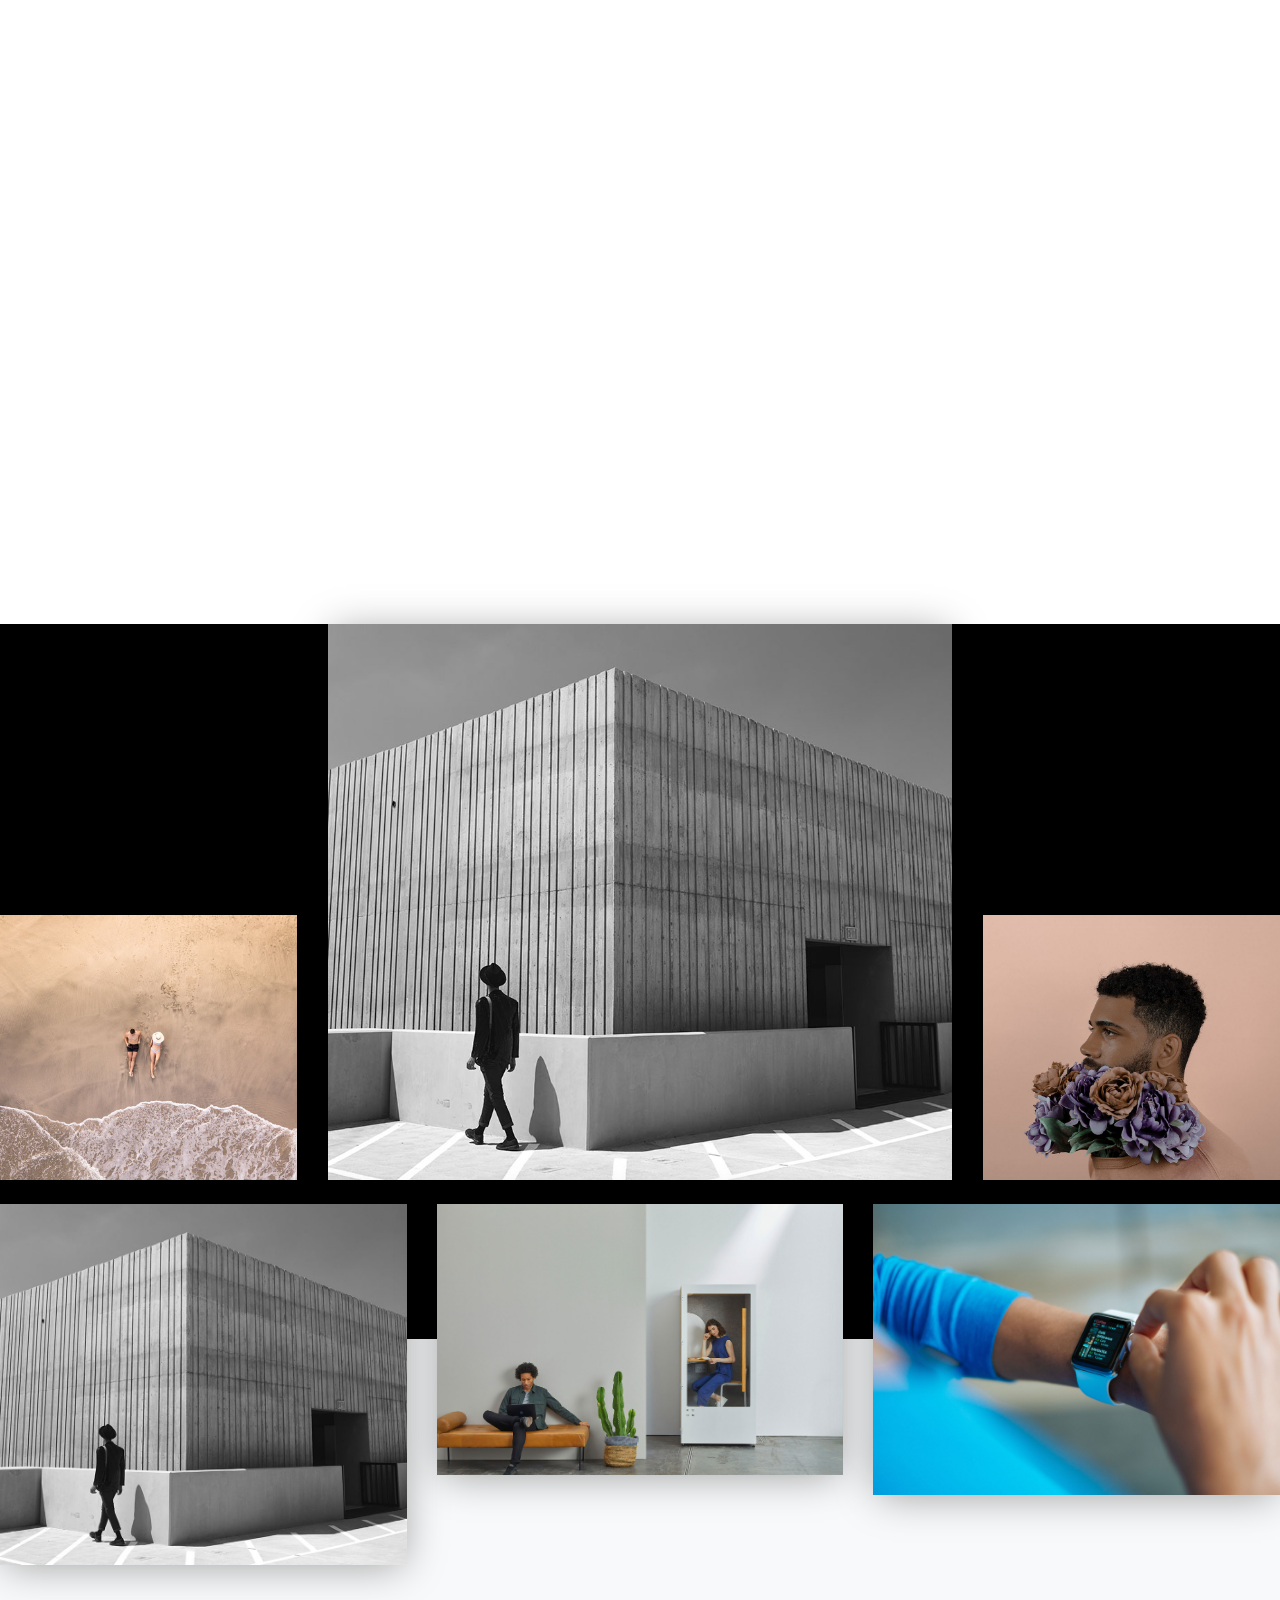
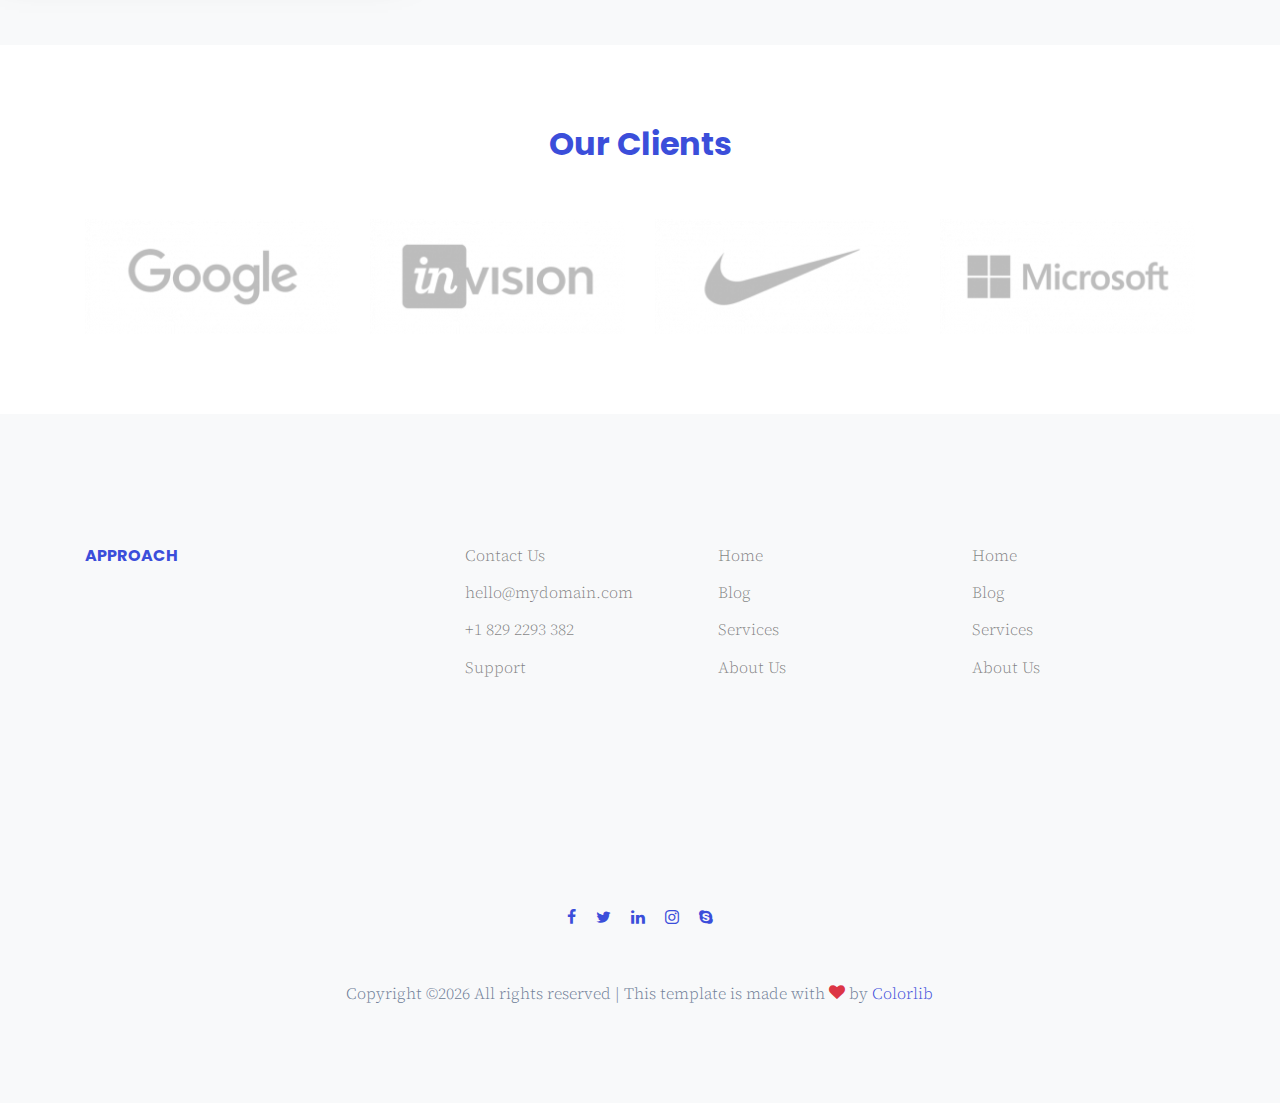
<file: portfolio.html>
<!doctype html>
<html lang="en">

  <head>
    <title>Approach &mdash; Website Template by Colorlib</title>
    <meta charset="utf-8">
    <meta name="viewport" content="width=device-width, initial-scale=1, shrink-to-fit=no">

    <link href="https://fonts.googleapis.com/css?family=Poppins:400,900|Source+Serif+Pro&display=swap" rel="stylesheet">

    <link rel="stylesheet" href="fonts/icomoon/style.css">

    <link rel="stylesheet" href="css/bootstrap.min.css">
    <link rel="stylesheet" href="css/bootstrap-datepicker.css">
    <link rel="stylesheet" href="css/jquery.fancybox.min.css">
    <link rel="stylesheet" href="css/owl.carousel.min.css">
    <link rel="stylesheet" href="css/owl.theme.default.min.css">
    <link rel="stylesheet" href="fonts/flaticon/font/flaticon.css">
    <link rel="stylesheet" href="css/aos.css">

    <!-- MAIN CSS -->
    <link rel="stylesheet" href="css/style.css">

  </head>

  <body data-spy="scroll" data-target=".site-navbar-target" data-offset="300">

    
    <div class="site-wrap" id="home-section">

      <div class="site-mobile-menu site-navbar-target">
        <div class="site-mobile-menu-header">
          <div class="site-mobile-menu-close mt-3">
            <span class="icon-close2 js-menu-toggle"></span>
          </div>
        </div>
        <div class="site-mobile-menu-body"></div>
      </div>



      <header class="site-navbar site-navbar-target" role="banner">

        <div class="container">
          <div class="row align-items-center position-relative">

            <div class="col-3">
              <div class="site-logo">
                <a href="index.html" class="font-weight-bold">Approach</a>
              </div>
            </div>

            <div class="col-9  text-right">
              

              <span class="d-inline-block d-lg-none"><a href="#" class="text-primary site-menu-toggle js-menu-toggle py-5"><span class="icon-menu h3 text-primary"></span></a></span>

              

              <nav class="site-navigation text-right ml-auto d-none d-lg-block" role="navigation">
                <ul class="site-menu main-menu js-clone-nav ml-auto ">
                  <li><a href="index.html" class="nav-link">Home</a></li>
                  <li class="active"><a href="portfolio.html" class="nav-link">Portfolio</a></li>
                  <li><a href="about.html" class="nav-link">About</a></li>
                  <li><a href="services.html" class="nav-link">Services</a></li>
                  <li><a href="blog.html" class="nav-link">Blog</a></li>
                  <li><a href="contact.html" class="nav-link">Contact</a></li>
                </ul>
              </nav>
            </div>

            
          </div>
        </div>

      </header>

    
    <div class="site-section-cover">
      <div class="container">
        <div class="row align-items-center text-center justify-content-center">
          <div class="col-lg-7">
            <h1 class="text-white mb-4">Our Portfolio</h1>
            <p class="lead">Lorem ipsum dolor sit amet, consectetur adipisicing elit maxime nemo placeat dolor est.</p>
            
          </div>
        </div>
      </div>
    </div>

    <div class="container-fluid portfolio-wrap bg-light pt-0 site-section">
      <div class="row align-items-end mb-4">
        <div class="col-md-3">
          <a href="portfolio-single.html" class="portfolio-item"><img src="images/img_1.jpg" alt="Image" class="img-fluid"></a>
        </div>
        <div class="col-md-6">
          <a href="portfolio-single.html" class="portfolio-item"><img src="images/img_2.jpg" alt="Image" class="img-fluid"></a>
        </div>
        <div class="col-md-3">
          <a href="portfolio-single.html" class="portfolio-item"><img src="images/img_3.jpg" alt="Image" class="img-fluid"></a>
        </div>
      </div>
      <div class="row align-items-start">
        <div class="col-md-4">
          <a href="portfolio-single.html" class="portfolio-item"><img src="images/img_2.jpg" alt="Image" class="img-fluid"></a>
        </div>
        <div class="col-md-4">
          <a href="portfolio-single.html" class="portfolio-item"><img src="images/hero_1.jpg" alt="Image" class="img-fluid"></a>
        </div>
        <div class="col-md-4">
          <a href="portfolio-single.html" class="portfolio-item"><img src="images/hero_3.jpg" alt="Image" class="img-fluid"></a>
        </div>
      </div>
    </div>

    
    

    <div class="site-section bg-white">
      
      <div class="container">
        <div class="row mb-5 text-center">
          <div class="col">
            <h2 class="text-primary font-weight-bold">Our Clients</h2>
          </div>
        </div>
        <div class="row">
          <div class="col-md-3">
            <img src="images/client_google.png" alt="Image" class="img-fluid">
          </div>
          <div class="col-md-3">
            <img src="images/client_invision.png" alt="Image" class="img-fluid">
          </div>
          <div class="col-md-3">
            <img src="images/client_nike.png" alt="Image" class="img-fluid">
          </div>
          <div class="col-md-3">
            <img src="images/client_microsoft.png" alt="Image" class="img-fluid">
          </div>
        </div>
      </div>
    </div>
    
    
    <div class="footer site-section bg-light">
      <div class="container">
        <div class="row">
          <div class="col-md-3">
            <div class="site-logo-footer">
              <a href="index.html">Approach</a>
            </div> 
          </div>
          <div class="col-md-8 ml-auto">
            <div class="row">
              <div class="col-md-4 ml-auto">
                <ul class="list-unstyled links">
                  <li><a href="#">Contact Us</a></li>
                  <li><a href="#">hello@mydomain.com</a></li>
                  <li><a href="#">+1 829 2293 382</a></li>
                  <li><a href="#">Support</a></li>
                </ul>
              </div>
              <div class="col-md-4">
                <ul class="list-unstyled links">
                  <li><a href="#">Home</a></li>
                  <li><a href="#">Blog</a></li>
                  <li><a href="#">Services</a></li>
                  <li><a href="#">About Us</a></li>
                </ul>
              </div>
              <div class="col-md-4">
                <ul class="list-unstyled links">
                  <li><a href="#">Home</a></li>
                  <li><a href="#">Blog</a></li>
                  <li><a href="#">Services</a></li>
                  <li><a href="#">About Us</a></li>
                </ul>
              </div>
            </div>
          </div>
        </div>
      </div>
    </div>

    <div class="site-section bg-light">
      <div class="container">
        <div class="row mb-4 text-center">
          <div class="col">
            <a href="#"><span class="m-2 icon-facebook"></span></a>
            <a href="#"><span class="m-2 icon-twitter"></span></a>
            <a href="#"><span class="m-2 icon-linkedin"></span></a>
            <a href="#"><span class="m-2 icon-instagram"></span></a>
            <a href="#"><span class="m-2 icon-skype"></span></a>
          </div>
        </div>
        <div class="row mt-5 justify-content-center">
          <div class="col-md-7 text-center">
            <p>
            <!-- Link back to Colorlib can't be removed. Template is licensed under CC BY 3.0. -->
            Copyright &copy;<script>document.write(new Date().getFullYear());</script> All rights reserved | This template is made with <i class="icon-heart text-danger" aria-hidden="true"></i> by <a href="https://colorlib.com" target="_blank" >Colorlib</a>
            <!-- Link back to Colorlib can't be removed. Template is licensed under CC BY 3.0. -->
            </p>
          </div>
        </div>
      </div>
    </div>

    

    </div>

    <script src="js/jquery-3.3.1.min.js"></script>
    <script src="js/jquery-migrate-3.0.0.js"></script>
    <script src="js/popper.min.js"></script>
    <script src="js/bootstrap.min.js"></script>
    <script src="js/owl.carousel.min.js"></script>
    <script src="js/jquery.sticky.js"></script>
    <script src="js/jquery.waypoints.min.js"></script>
    <script src="js/jquery.animateNumber.min.js"></script>
    <script src="js/jquery.fancybox.min.js"></script>
    <script src="js/jquery.stellar.min.js"></script>
    <script src="js/jquery.easing.1.3.js"></script>
    <script src="js/bootstrap-datepicker.min.js"></script>
    <script src="js/isotope.pkgd.min.js"></script>
    <script src="js/aos.js"></script>
  

    <script src="js/typed.js"></script>
            <script>
            var typed = new Typed('.typed-words', {
            strings: ["Business"," Startups"," Organization", " Company"],
            typeSpeed: 80,
            backSpeed: 80,
            backDelay: 4000,
            startDelay: 1000,
            loop: true,
            showCursor: true
            });
            </script>


    <script src="js/main.js"></script>

  </body>

</html>
</file>
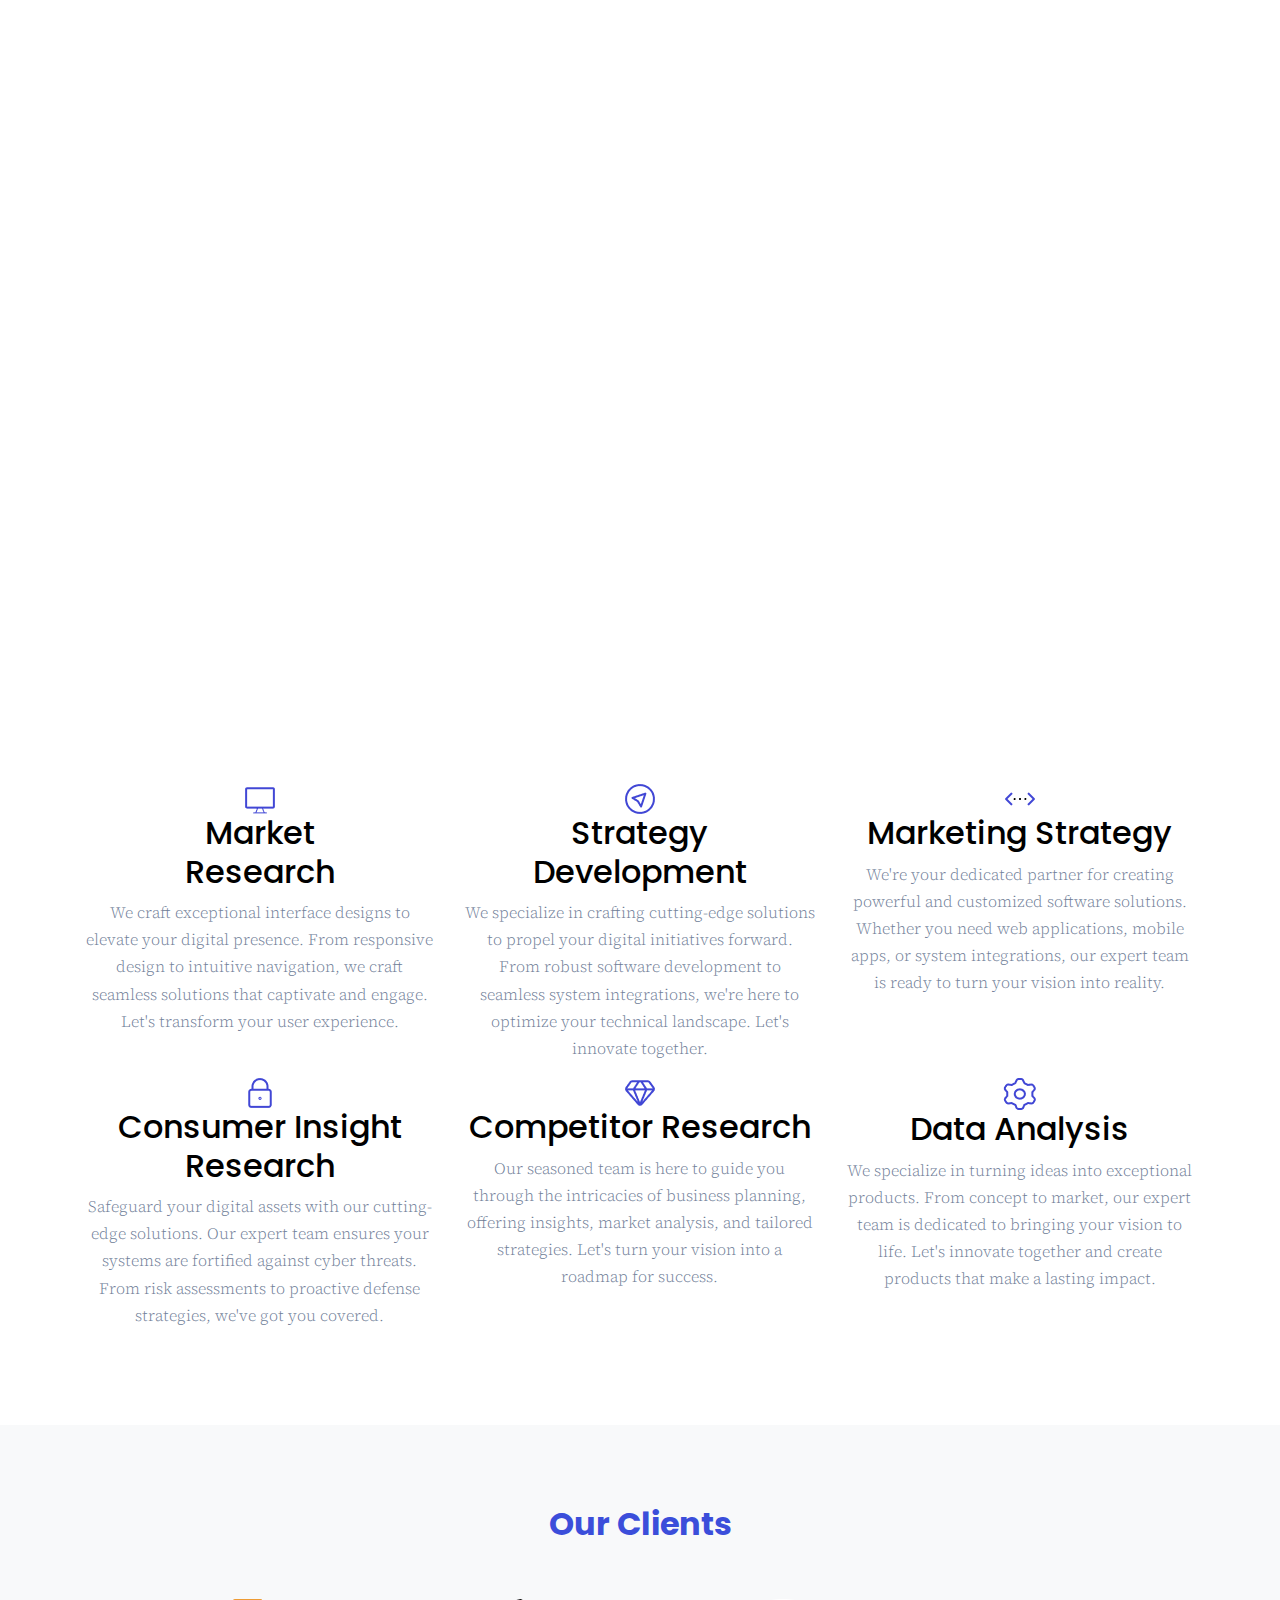
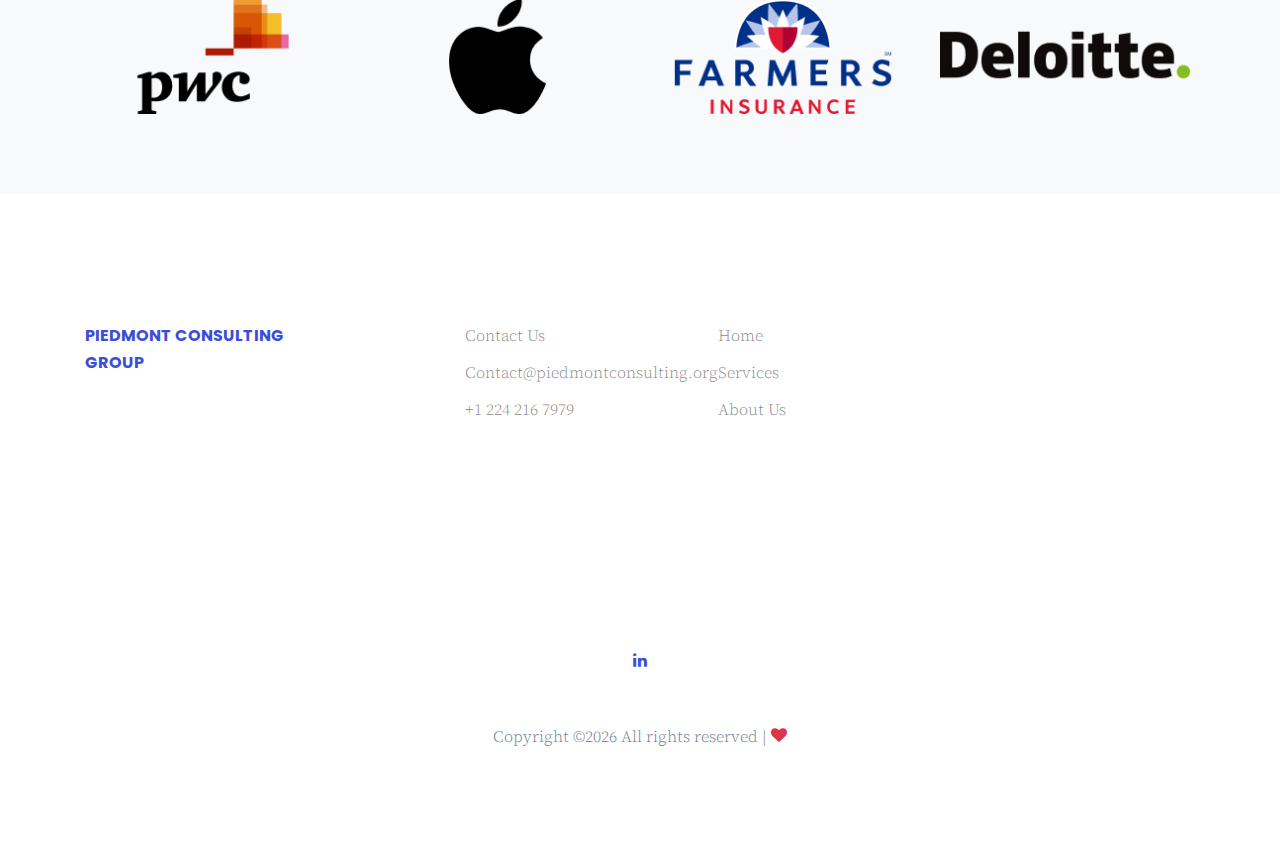
<file: services.html>
<!doctype html>
<html lang="en">

  <head>
    <title>Approach &mdash; Website Template by Colorlib</title>
    <meta charset="utf-8">
    <meta name="viewport" content="width=device-width, initial-scale=1, shrink-to-fit=no">

    <link href="https://fonts.googleapis.com/css?family=Poppins:400,900|Source+Serif+Pro&display=swap" rel="stylesheet">

    <link rel="stylesheet" href="fonts/icomoon/style.css">

    <link rel="stylesheet" href="css/bootstrap.min.css">
    <link rel="stylesheet" href="css/bootstrap-datepicker.css">
    <link rel="stylesheet" href="css/jquery.fancybox.min.css">
    <link rel="stylesheet" href="css/owl.carousel.min.css">
    <link rel="stylesheet" href="css/owl.theme.default.min.css">
    <link rel="stylesheet" href="fonts/flaticon/font/flaticon.css">
    <link rel="stylesheet" href="css/aos.css">

    <!-- MAIN CSS -->
    <link rel="stylesheet" href="css/style.css">

  </head>

  <body data-spy="scroll" data-target=".site-navbar-target" data-offset="300">

    
    <div class="site-wrap" id="home-section">

      <div class="site-mobile-menu site-navbar-target">
        <div class="site-mobile-menu-header">
          <div class="site-mobile-menu-close mt-3">
            <span class="icon-close2 js-menu-toggle"></span>
          </div>
        </div>
        <div class="site-mobile-menu-body"></div>
      </div>



      <header class="site-navbar site-navbar-target" role="banner">

        <div class="container">
          <div class="row align-items-center position-relative">

            <div class="col-3">
              <div class="site-logo">
                <a href="index.html" class="font-weight-bold">Piedmont Consulting GROUP</a>
              </div>
            </div>

            <div class="col-9  text-right">
              

              <span class="d-inline-block d-lg-none"><a href="#" class="text-primary site-menu-toggle js-menu-toggle py-5"><span class="icon-menu h3 text-primary"></span></a></span>

              

              <nav class="site-navigation text-right ml-auto d-none d-lg-block" role="navigation">
                <ul class="site-menu main-menu js-clone-nav ml-auto ">
                  <li><a href="index.html" class="nav-link">Home</a></li>
                  <!-- <li><a href="portfolio.html" class="nav-link">Portfolio</a></li> -->
                  <li><a href="about.html" class="nav-link">About</a></li>
                  <li class="active"><a href="services.html" class="nav-link">Services</a></li>
                  <!-- <li><a href="blog.html" class="nav-link">Blog</a></li> -->
                  <li><a href="https://docs.google.com/forms/d/e/1FAIpQLScNffxGFLWEvuG7_7Jkmo7yedQb1_LwWTHRbH57yuBvkXLMFw/viewform" class="nav-link">Apply</a></li>
                  <li><a href="https://form.jotform.com/233395495898176" class="nav-link">Contact</a></li>
                  
                </ul>
              </nav>
            </div>

            
          </div>
        </div>

      </header>

    
    <div class="site-section-cover">
      <div class="container">
        <div class="row align-items-center text-center justify-content-center">
          <div class="col-lg-6">
            <h1 class="text-white mb-4">Our Services</h1>
            <p class="lead"></p>
            
          </div>
        </div>
      </div>
    </div>



    <div class="site-section">
      <div class="container">
        <div class="row">
          <div class="col-md-4 text-center">
            <img src="images\download-computer--action-actions-computer-desktop-device-display-download-monitor-screencomputer.png" alt="Service 1 Image" class="img-fluid">
            <div class="service-details">
              <h2 style="font-weight: 500;">Market  <br>Research</h2>
              <p>We craft exceptional interface designs to elevate your digital presence.  From responsive design to intuitive navigation, we craft seamless solutions that captivate and engage. Let's transform your user experience.</p>
            </div>
          </div>
          <!-- Repeat this block for each service -->
          <div class="col-md-4 text-center">
            <img src="images\location-compass-1--arrow-compass-location-gps-map-maps-point.png" alt="Service 1 Image" class="img-fluid">
            <div class="service-details">
              <h2>Strategy Development</h2>
              <p>We specialize in crafting cutting-edge solutions to propel your digital initiatives forward. From robust software development to seamless system integrations, we're here to optimize your technical landscape. Let's innovate together. </p>
            </div>
          </div>

          <div class="col-md-4 text-center">
            <img src="images\signal-loading--bracket-loading-internet-angle-signal-server-network-connecting-connection.png" alt="Service 1 Image" class="img-fluid">
            <div class="service-details">
              <h2>Marketing Strategy</h2>
              <p>We're your dedicated partner for creating powerful and customized software solutions. Whether you need web applications, mobile apps, or system integrations, our expert team is ready to turn your vision into reality.</p>
            </div>
          </div>

          <div class="col-md-4 text-center">
            <img src="images\Frame 1lock.png" alt="Service 1 Image" class="img-fluid">
            <div class="service-details">
              <h2>Consumer Insight Research</h2>
              <p>Safeguard your digital assets with our cutting-edge solutions. Our expert team ensures your systems are fortified against cyber threats. From risk assessments to proactive defense strategies, we've got you covered. </p>
            </div>
          </div>

          <div class="col-md-4 text-center">
            <img src="images\diamond-2--diamond-money-payment-finance-wealth-jewelry.png" alt="Service 1 Image" class="img-fluid">
            <div class="service-details">
              <h2>Competitor Research</h2>
              <p>Our seasoned team is here to guide you through the intricacies of business planning, offering insights, market analysis, and tailored strategies. Let's turn your vision into a roadmap for success.</p>
            </div>
          </div>

          <div class="col-md-4 text-center">
            <img src="images\cog--work-loading-cog-gear-settings-machine.png" alt="Service 1 Image" class="img-fluid">
            <div class="service-details">
              <h2>Data Analysis</h2>
              <p>We specialize in turning ideas into exceptional products. From concept to market, our expert team is dedicated to bringing your vision to life. Let's innovate together and create products that make a lasting impact.</p>
            </div>
          </div>
        </div>
      </div>
    </div>
    
    
    
    
    









    <!-- <div class="site-section">
      <div class="container">
        <div class="row">
          <div class="col-md-4 mb-5">
            <div class="service-29191">
              <span class="wrap-icon mb-4 d-block">
                <span class="icon-desktop_windows"></span>
              </span>
              <h3 class="mb-3">Interface Design</h3>
              <p>Lorem ipsum dolor sit amet, consectetur adipisicing elit. Deleniti voluptatem reiciendis minus, a dolores.</p>
            </div>
          </div>
          <div class="col-md-4 mb-5">
            <div class="service-29191">
              <span class="wrap-icon mb-4 d-block">
                <span class="icon-explore"></span>
              </span>
              <h3 class="mb-3">Product Design</h3>
              <p>Lorem ipsum dolor sit amet, consectetur adipisicing elit. Deleniti voluptatem reiciendis minus, a dolores.</p>
            </div>
          </div>
          <div class="col-md-4 mb-5">
            <div class="service-29191">
              <span class="wrap-icon mb-4 d-block">
                <span class="icon-layers"></span>
              </span>
              <h3 class="mb-3">Quality Results</h3>
              <p>Lorem ipsum dolor sit amet, consectetur adipisicing elit. Deleniti voluptatem reiciendis minus, a dolores.</p>
            </div>
          </div>


          <div class="col-md-4 mb-5">
            <div class="service-29191">
              <span class="wrap-icon mb-4 d-block">
                <span class="icon-desktop_windows"></span>
              </span>
              <h3 class="mb-3">Interface Design</h3>
              <p>Lorem ipsum dolor sit amet, consectetur adipisicing elit. Deleniti voluptatem reiciendis minus, a dolores.</p>
            </div>
          </div>
          <div class="col-md-4 mb-5">
            <div class="service-29191">
              <span class="wrap-icon mb-4 d-block">
                <span class="icon-explore"></span>
              </span>
              <h3 class="mb-3">Product Design</h3>
              <p>Lorem ipsum dolor sit amet, consectetur adipisicing elit. Deleniti voluptatem reiciendis minus, a dolores.</p>
            </div>
          </div>
          <div class="col-md-4 mb-5">
            <div class="service-29191">
              <span class="wrap-icon mb-4 d-block">
                <span class="icon-layers"></span>
              </span>
              <h3 class="mb-3">Quality Results</h3>
              <p>Lorem ipsum dolor sit amet, consectetur adipisicing elit. Deleniti voluptatem reiciendis minus, a dolores.</p>
            </div>
          </div>
        </div>
      </div>
    </div> -->


    
    <div class="site-section bg-light">
      
      <div class="container">
        <div class="row mb-5 text-center">
          <div class="col">
            <h2 class="text-primary font-weight-bold">Our Clients</h2>
          </div>
        </div>
        <div class="row">
          <div class="col-md-3">
            <img src="images\Frame 9new_pwc.png" alt="Image" class="img-fluid">
          </div>
          <div class="col-md-3">
            <img src="images\Frame 10new_apple.png" alt="Image" class="img-fluid">
          </div>
          <div class="col-md-3">
            <img src="images\Frame 11new_fi.png" alt="Image" class="img-fluid">
          </div>
          <div class="col-md-3">
            <img src="images\Frame 12new_d.png" alt="Image" class="img-fluid">
          </div>
        </div>
      </div>
    </div>
    
    
    <div class="footer site-section bg-white">
      <div class="container">
        <div class="row">
          <div class="col-md-3">
            <div class="site-logo-footer">
              <a href="index.html">Piedmont Consulting Group</a>
            </div> 
          </div>
          <div class="col-md-8 ml-auto">
            <div class="row">
              <div class="col-md-4 ml-auto">
                <ul class="list-unstyled links">
                  <li><a href="https://form.jotform.com/233395495898176">Contact Us</a></li>
                  <li><a href="#">Contact@piedmontconsulting.org</a></li>
                  <li><a href="#">+1 224 216 7979</a></li>
                  <!-- <li><a href="#">Support</a></li> -->
                </ul>
              </div>
              <div class="col-md-4">
                <ul class="list-unstyled links">
                  <li><a href="index.html">Home</a></li>
                  <!-- <li><a href="#">Blog</a></li> -->
                  <li><a href="services.html">Services</a></li>
                  <li><a href="about.html">About Us</a></li>
                </ul>
              </div>
              <div class="col-md-4">
                <!-- <ul class="list-unstyled links">
                  <li><a href="#">Home</a></li>
                   <li><a href="#">Blog</a></li> 
                  <li><a href="#">Services</a></li>
                  <li><a href="#">About Us</a></li>
                </ul> -->
              </div>
            </div>
          </div>
        </div>
      </div>
    </div>

    <div class="site-section">
      <div class="container">
        <div class="row mb-4 text-center">
          <div class="col">
            <!-- <a href="#"><span class="m-2 icon-facebook"></span></a>
            <a href="#"><span class="m-2 icon-twitter"></span></a> -->
            <a href="https://www.linkedin.com/company/piedmontconsulting/mycompany/"><span class="m-2 icon-linkedin"></span></a>
            <!-- <a href="#"><span class="m-2 icon-instagram"></span></a>
            <a href="#"><span class="m-2 icon-skype"></span></a> -->
          </div>
        </div>
        <div class="row mt-5 justify-content-center">
          <div class="col-md-7 text-center">
            <p>
            <!-- Link back to Colorlib can't be removed. Template is licensed under CC BY 3.0. -->
            Copyright &copy;<script>document.write(new Date().getFullYear());</script> All rights reserved |  <i class="icon-heart text-danger" aria-hidden="true"></i>  <a href="https://colorlib.com" target="_blank" ></a>
            <!-- Link back to Colorlib can't be removed. Template is licensed under CC BY 3.0. -->
            </p>
          </div>
        </div>
      </div>
    </div>

    

    </div>

    <script src="js/jquery-3.3.1.min.js"></script>
    <script src="js/jquery-migrate-3.0.0.js"></script>
    <script src="js/popper.min.js"></script>
    <script src="js/bootstrap.min.js"></script>
    <script src="js/owl.carousel.min.js"></script>
    <script src="js/jquery.sticky.js"></script>
    <script src="js/jquery.waypoints.min.js"></script>
    <script src="js/jquery.animateNumber.min.js"></script>
    <script src="js/jquery.fancybox.min.js"></script>
    <script src="js/jquery.stellar.min.js"></script>
    <script src="js/jquery.easing.1.3.js"></script>
    <script src="js/bootstrap-datepicker.min.js"></script>
    <script src="js/isotope.pkgd.min.js"></script>
    <script src="js/aos.js"></script>
  

    <script src="js/typed.js"></script>
            <script>
            var typed = new Typed('.typed-words', {
            strings: ["Business"," Startups"," Organization", " Company"],
            typeSpeed: 80,
            backSpeed: 80,
            backDelay: 4000,
            startDelay: 1000,
            loop: true,
            showCursor: true
            });
            </script>


    <script src="js/main.js"></script>

  </body>

</html>
</file>
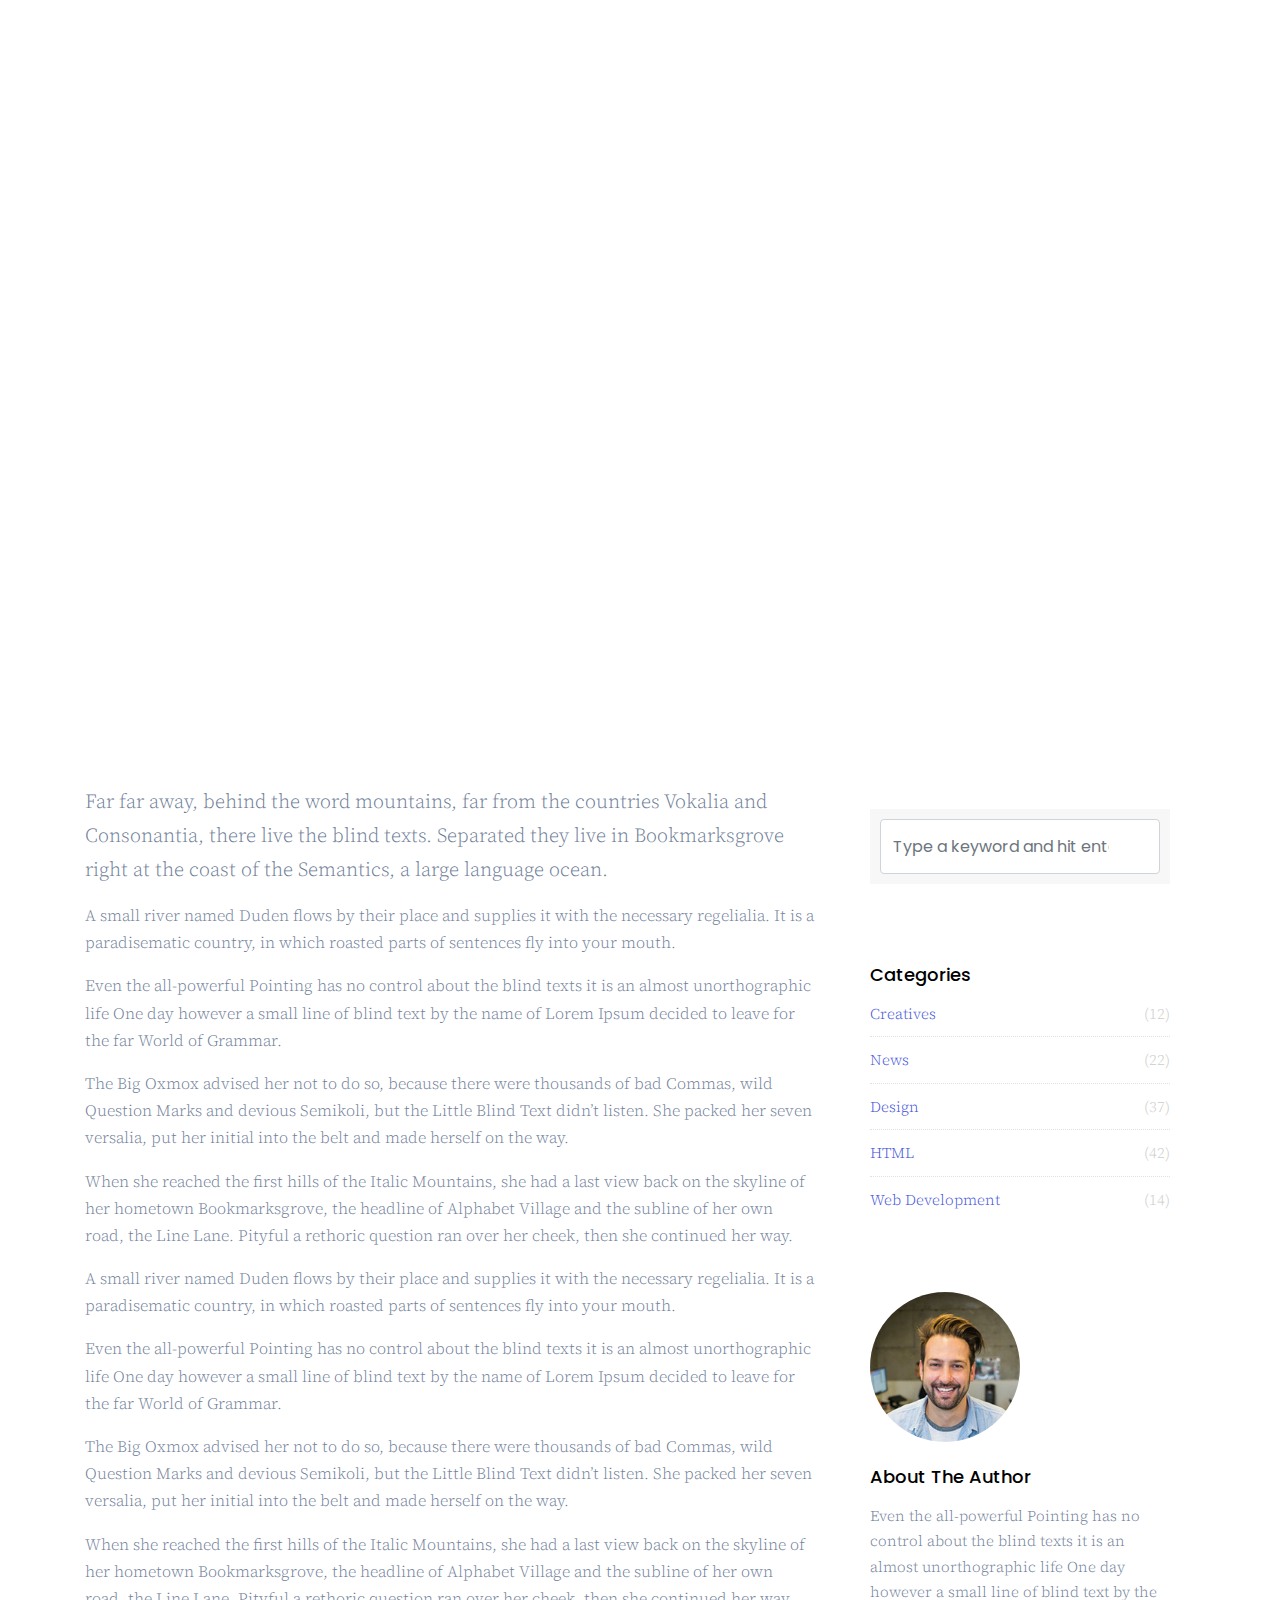
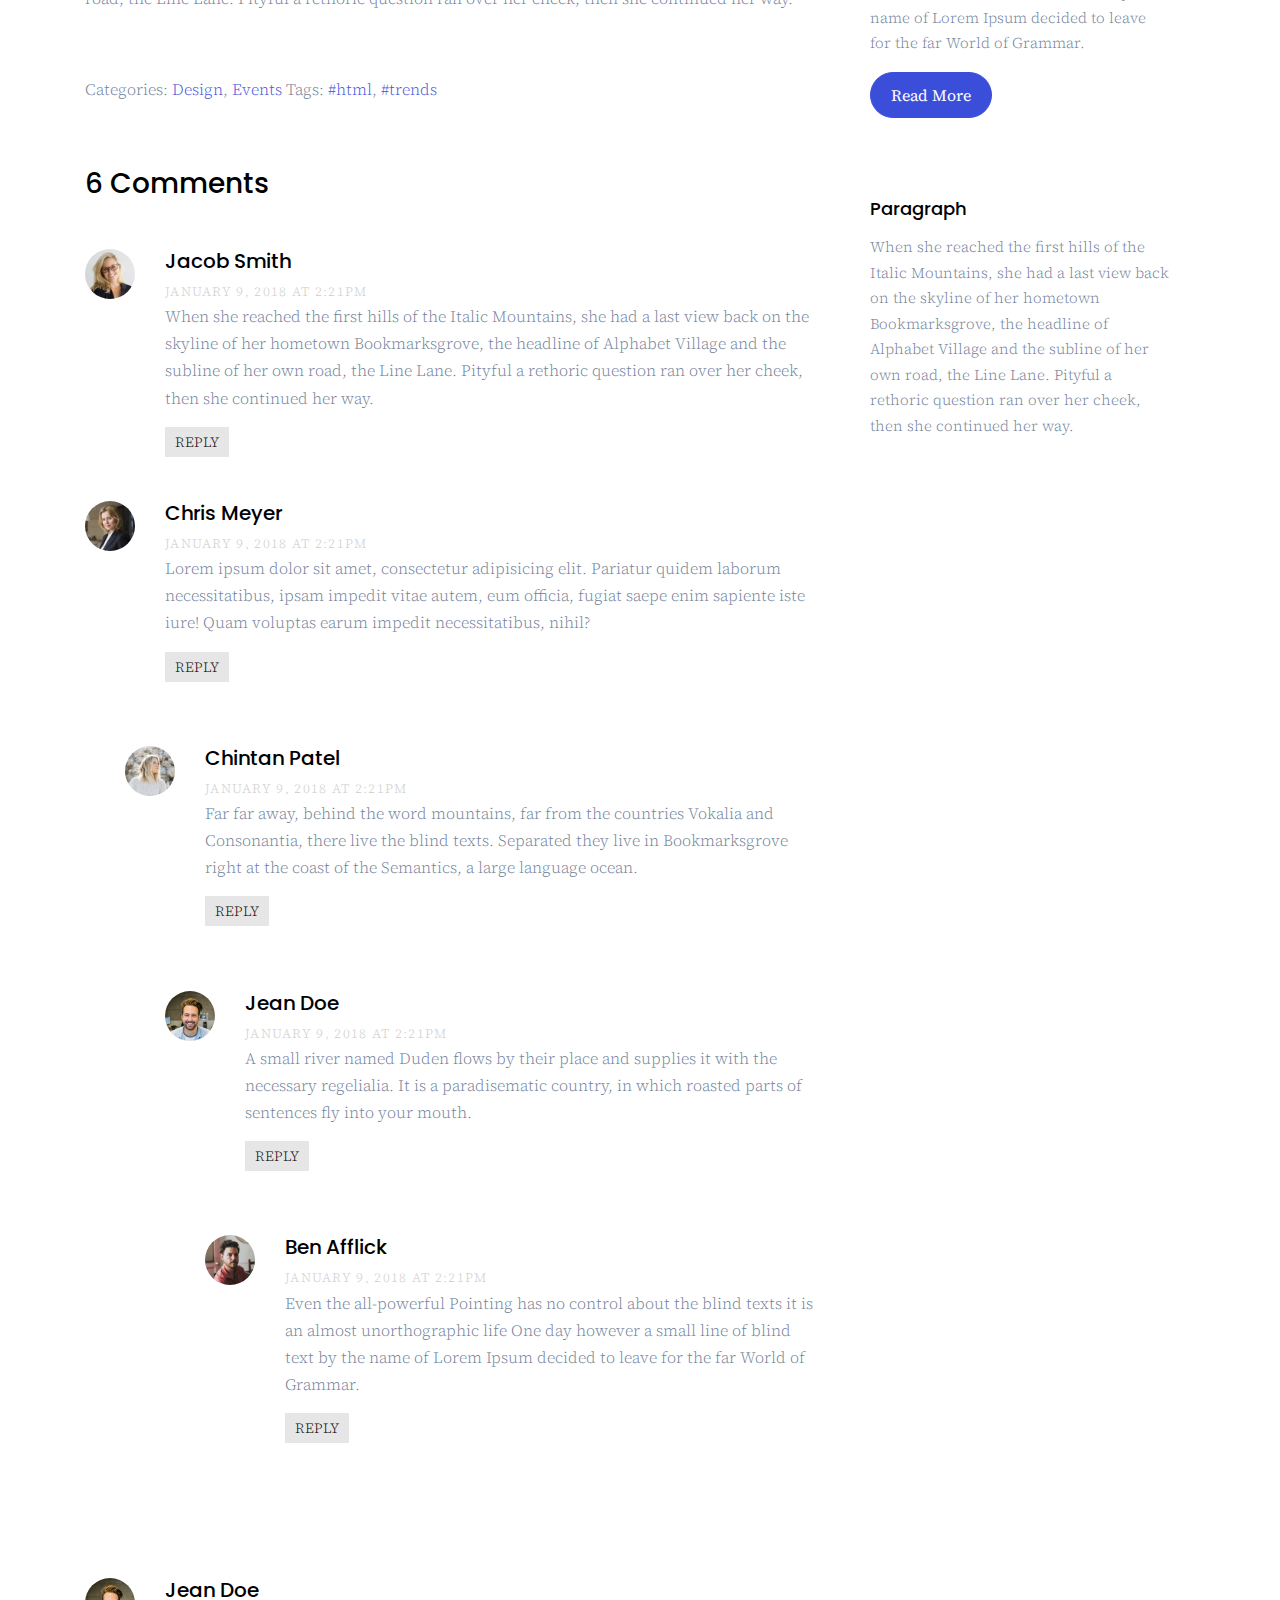
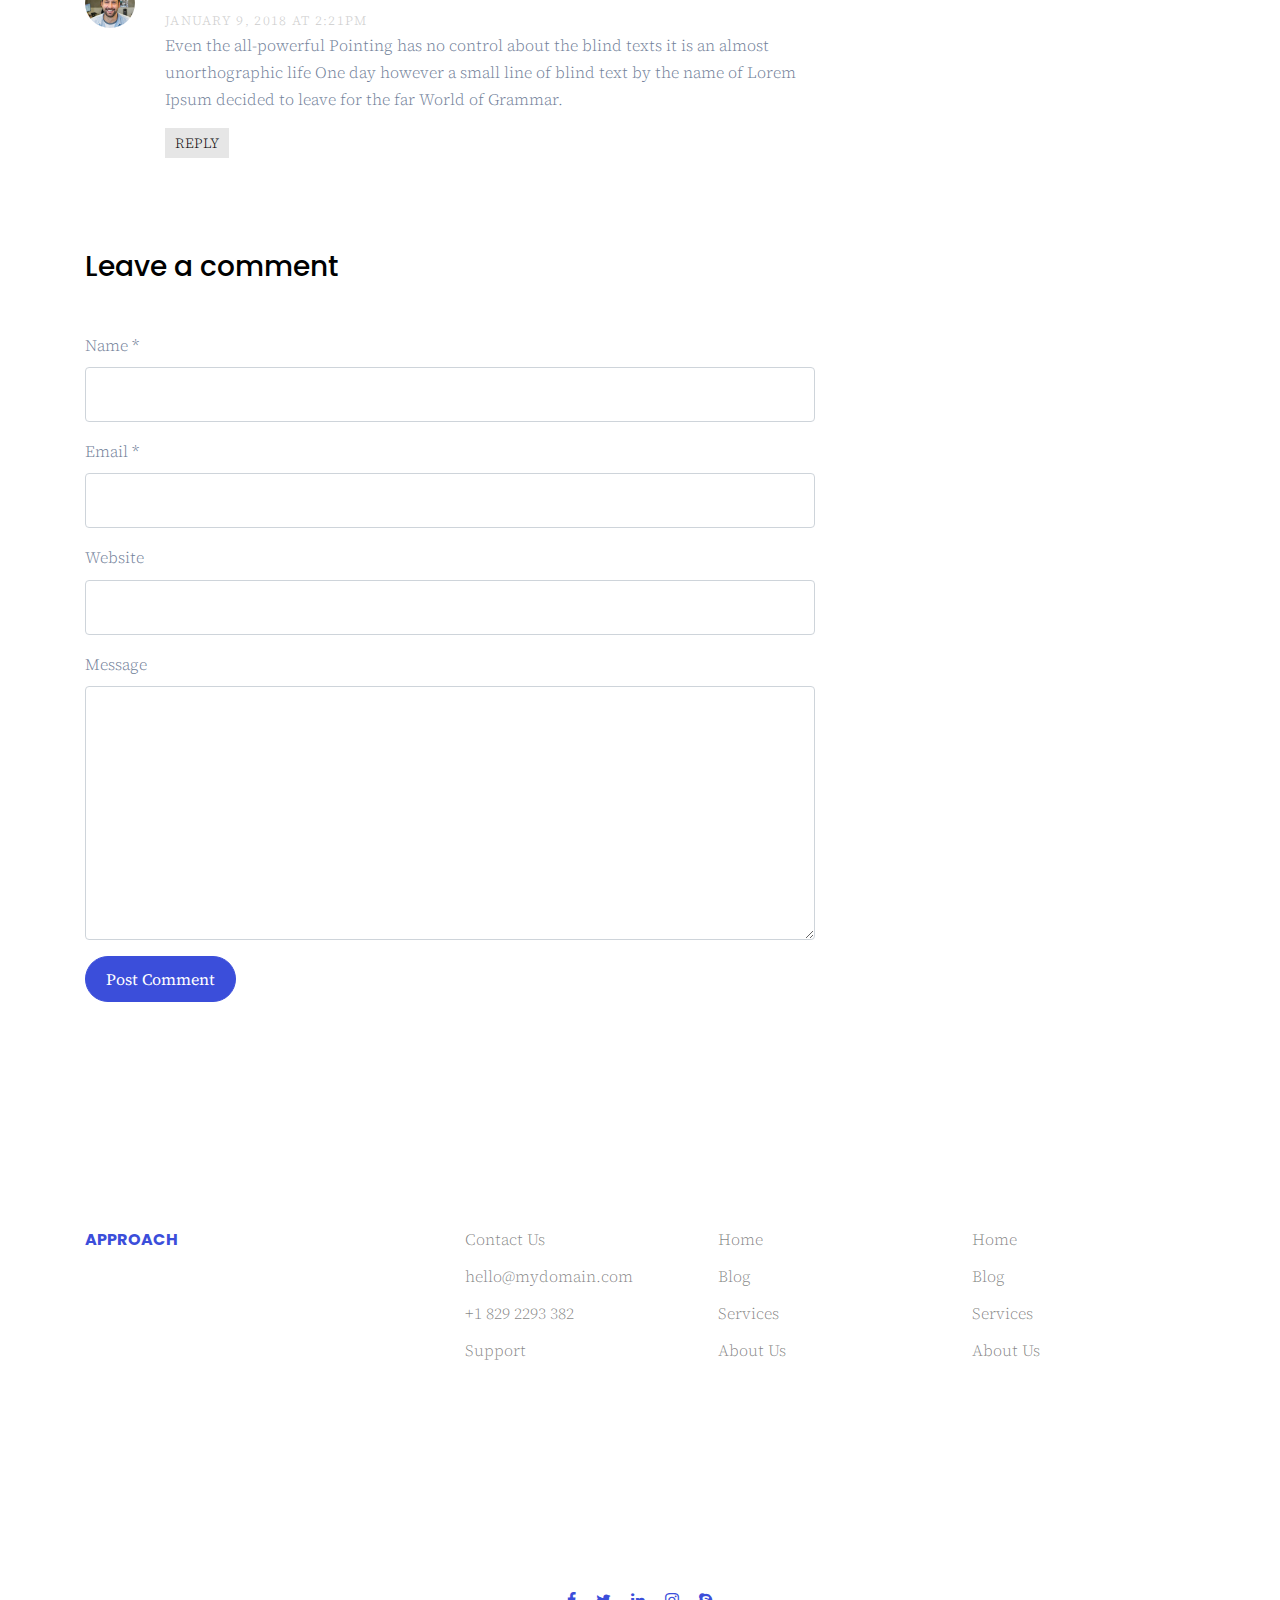
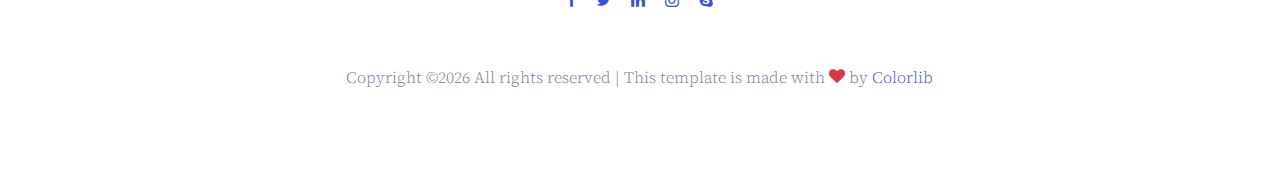
<file: single.html>
<!doctype html>
<html lang="en">

  <head>
    <title>Approach &mdash; Website Template by Colorlib</title>
    <meta charset="utf-8">
    <meta name="viewport" content="width=device-width, initial-scale=1, shrink-to-fit=no">

    <link href="https://fonts.googleapis.com/css?family=Poppins:400,900|Source+Serif+Pro&display=swap" rel="stylesheet">

    <link rel="stylesheet" href="fonts/icomoon/style.css">

    <link rel="stylesheet" href="css/bootstrap.min.css">
    <link rel="stylesheet" href="css/bootstrap-datepicker.css">
    <link rel="stylesheet" href="css/jquery.fancybox.min.css">
    <link rel="stylesheet" href="css/owl.carousel.min.css">
    <link rel="stylesheet" href="css/owl.theme.default.min.css">
    <link rel="stylesheet" href="fonts/flaticon/font/flaticon.css">
    <link rel="stylesheet" href="css/aos.css">

    <!-- MAIN CSS -->
    <link rel="stylesheet" href="css/style.css">

  </head>

  <body data-spy="scroll" data-target=".site-navbar-target" data-offset="300">

    
    <div class="site-wrap" id="home-section">

      <div class="site-mobile-menu site-navbar-target">
        <div class="site-mobile-menu-header">
          <div class="site-mobile-menu-close mt-3">
            <span class="icon-close2 js-menu-toggle"></span>
          </div>
        </div>
        <div class="site-mobile-menu-body"></div>
      </div>



      <header class="site-navbar site-navbar-target" role="banner">

        <div class="container">
          <div class="row align-items-center position-relative">

            <div class="col-3">
              <div class="site-logo">
                <a href="index.html" class="font-weight-bold">Approach</a>
              </div>
            </div>

            <div class="col-9  text-right">
              

              <span class="d-inline-block d-lg-none"><a href="#" class="text-primary site-menu-toggle js-menu-toggle py-5"><span class="icon-menu h3 text-primary"></span></a></span>

              

              <nav class="site-navigation text-right ml-auto d-none d-lg-block" role="navigation">
                <ul class="site-menu main-menu js-clone-nav ml-auto ">
                  <li><a href="index.html" class="nav-link">Home</a></li>
                  <li><a href="portfolio.html" class="nav-link">Portfolio</a></li>
                  <li><a href="about.html" class="nav-link">About</a></li>
                  <li><a href="services.html" class="nav-link">Services</a></li>
                  <li class="active"><a href="blog.html" class="nav-link">Blog</a></li>
                  <li><a href="contact.html" class="nav-link">Contact</a></li>
                </ul>
              </nav>
            </div>

            
          </div>
        </div>

      </header>

    
    <div class="site-section-cover">
      <div class="container">
        <div class="row align-items-center text-center justify-content-center">
          <div class="col-lg-6">
            <h1 class="text-white mb-4">Lorem ipsum dolor sit amet</h1>
            <p class="lead">October 18, 2019 &bullet; <em>by</em> James Smith</p>
            
          </div>
        </div>
      </div>
    </div>


    <div class="site-section">
      <div class="container">
        <div class="row">
          <div class="col-md-8 blog-content">
            <p class="lead">Far far away, behind the word mountains, far from the countries Vokalia and Consonantia, there live the blind texts. Separated they live in Bookmarksgrove right at the coast of the Semantics, a large language ocean.</p>
            <p>A small river named Duden flows by their place and supplies it with the necessary regelialia. It is a paradisematic country, in which roasted parts of sentences fly into your mouth.</p>

            <blockquote><p>Even the all-powerful Pointing has no control about the blind texts it is an almost unorthographic life One day however a small line of blind text by the name of Lorem Ipsum decided to leave for the far World of Grammar.</p></blockquote>

            <p>The Big Oxmox advised her not to do so, because there were thousands of bad Commas, wild Question Marks and devious Semikoli, but the Little Blind Text didn’t listen. She packed her seven versalia, put her initial into the belt and made herself on the way.</p>

            <p>When she reached the first hills of the Italic Mountains, she had a last view back on the skyline of her hometown Bookmarksgrove, the headline of Alphabet Village and the subline of her own road, the Line Lane. Pityful a rethoric question ran over her cheek, then she continued her way.</p>

            <p>A small river named Duden flows by their place and supplies it with the necessary regelialia. It is a paradisematic country, in which roasted parts of sentences fly into your mouth.</p>

            <blockquote><p>Even the all-powerful Pointing has no control about the blind texts it is an almost unorthographic life One day however a small line of blind text by the name of Lorem Ipsum decided to leave for the far World of Grammar.</p></blockquote>

            <p>The Big Oxmox advised her not to do so, because there were thousands of bad Commas, wild Question Marks and devious Semikoli, but the Little Blind Text didn’t listen. She packed her seven versalia, put her initial into the belt and made herself on the way.</p>
            
            <p>When she reached the first hills of the Italic Mountains, she had a last view back on the skyline of her hometown Bookmarksgrove, the headline of Alphabet Village and the subline of her own road, the Line Lane. Pityful a rethoric question ran over her cheek, then she continued her way.</p>


            <div class="pt-5">
              <p>Categories:  <a href="#">Design</a>, <a href="#">Events</a>  Tags: <a href="#">#html</a>, <a href="#">#trends</a></p>
            </div>


            <div class="pt-5">
              <h3 class="mb-5">6 Comments</h3>
              <ul class="comment-list">
                <li class="comment">
                  <div class="vcard bio">
                    <img src="images/person_2.jpg" alt="Image">
                  </div>
                  <div class="comment-body">
                    <h3>Jacob Smith</h3>
                    <div class="meta">January 9, 2018 at 2:21pm</div>
                    <p>When she reached the first hills of the Italic Mountains, she had a last view back on the skyline of her hometown Bookmarksgrove, the headline of Alphabet Village and the subline of her own road, the Line Lane. Pityful a rethoric question ran over her cheek, then she continued her way.</p>
                    <p><a href="#" class="reply">Reply</a></p>
                  </div>
                </li>

                <li class="comment">
                  <div class="vcard bio">
                    <img src="images/person_3.jpg" alt="Image">
                  </div>
                  <div class="comment-body">
                    <h3>Chris Meyer</h3>
                    <div class="meta">January 9, 2018 at 2:21pm</div>
                    <p>Lorem ipsum dolor sit amet, consectetur adipisicing elit. Pariatur quidem laborum necessitatibus, ipsam impedit vitae autem, eum officia, fugiat saepe enim sapiente iste iure! Quam voluptas earum impedit necessitatibus, nihil?</p>
                    <p><a href="#" class="reply">Reply</a></p>
                  </div>

                  <ul class="children">
                    <li class="comment">
                      <div class="vcard bio">
                        <img src="images/person_5.jpg" alt="Image">
                      </div>
                      <div class="comment-body">
                        <h3>Chintan Patel</h3>
                        <div class="meta">January 9, 2018 at 2:21pm</div>
                        <p>Far far away, behind the word mountains, far from the countries Vokalia and Consonantia, there live the blind texts. Separated they live in Bookmarksgrove right at the coast of the Semantics, a large language ocean.</p>
                        <p><a href="#" class="reply">Reply</a></p>
                      </div>


                      <ul class="children">
                        <li class="comment">
                          <div class="vcard bio">
                            <img src="images/person_1.jpg" alt="Image">
                          </div>
                          <div class="comment-body">
                            <h3>Jean Doe</h3>
                            <div class="meta">January 9, 2018 at 2:21pm</div>
                            <p>A small river named Duden flows by their place and supplies it with the necessary regelialia. It is a paradisematic country, in which roasted parts of sentences fly into your mouth.</p>
                            <p><a href="#" class="reply">Reply</a></p>
                          </div>

                            <ul class="children">
                              <li class="comment">
                                <div class="vcard bio">
                                  <img src="images/person_4.jpg" alt="Image">
                                </div>
                                <div class="comment-body">
                                  <h3>Ben Afflick</h3>
                                  <div class="meta">January 9, 2018 at 2:21pm</div>
                                  <p>Even the all-powerful Pointing has no control about the blind texts it is an almost unorthographic life One day however a small line of blind text by the name of Lorem Ipsum decided to leave for the far World of Grammar.</p>
                                  <p><a href="#" class="reply">Reply</a></p>
                                </div>
                              </li>
                            </ul>
                        </li>
                      </ul>
                    </li>
                  </ul>
                </li>

                <li class="comment">
                  <div class="vcard bio">
                    <img src="images/person_1.jpg" alt="Image">
                  </div>
                  <div class="comment-body">
                    <h3>Jean Doe</h3>
                    <div class="meta">January 9, 2018 at 2:21pm</div>
                    <p>Even the all-powerful Pointing has no control about the blind texts it is an almost unorthographic life One day however a small line of blind text by the name of Lorem Ipsum decided to leave for the far World of Grammar.</p>
                    <p><a href="#" class="reply">Reply</a></p>
                  </div>
                </li>
              </ul>
              <!-- END comment-list -->
              
              <div class="comment-form-wrap pt-5">
                <h3 class="mb-5">Leave a comment</h3>
                <form action="#" class="">
                  <div class="form-group">
                    <label for="name">Name *</label>
                    <input type="text" class="form-control" id="name">
                  </div>
                  <div class="form-group">
                    <label for="email">Email *</label>
                    <input type="email" class="form-control" id="email">
                  </div>
                  <div class="form-group">
                    <label for="website">Website</label>
                    <input type="url" class="form-control" id="website">
                  </div>

                  <div class="form-group">
                    <label for="message">Message</label>
                    <textarea name="" id="message" cols="30" rows="10" class="form-control"></textarea>
                  </div>
                  <div class="form-group">
                    <input type="submit" value="Post Comment" class="btn btn-primary btn-md text-white">
                  </div>

                </form>
              </div>
            </div>

          </div>
          <div class="col-md-4 sidebar">
            <div class="sidebar-box">
              <form action="#" class="search-form">
                <div class="form-group">
                  <span class="icon fa fa-search"></span>
                  <input type="text" class="form-control" placeholder="Type a keyword and hit enter">
                </div>
              </form>
            </div>
            <div class="sidebar-box">
              <div class="categories">
                <h3>Categories</h3>
                <li><a href="#">Creatives <span>(12)</span></a></li>
                <li><a href="#">News <span>(22)</span></a></li>
                <li><a href="#">Design <span>(37)</span></a></li>
                <li><a href="#">HTML <span>(42)</span></a></li>
                <li><a href="#">Web Development <span>(14)</span></a></li>
              </div>
            </div>
            <div class="sidebar-box">
              <img src="images/person_1.jpg" alt="Image" class="img-fluid mb-4 w-50 rounded-circle">
              <h3 class="text-black">About The Author</h3>
              <p>Even the all-powerful Pointing has no control about the blind texts it is an almost unorthographic life One day however a small line of blind text by the name of Lorem Ipsum decided to leave for the far World of Grammar.</p>
              <p><a href="#" class="btn btn-primary btn-md text-white">Read More</a></p>
            </div>

            <div class="sidebar-box">
              <h3 class="text-black">Paragraph</h3>
              <p>When she reached the first hills of the Italic Mountains, she had a last view back on the skyline of her hometown Bookmarksgrove, the headline of Alphabet Village and the subline of her own road, the Line Lane. Pityful a rethoric question ran over her cheek, then she continued her way.</p>
            </div>
          </div>
        </div>
      </div>
    </div>
    
    
    <div class="footer site-section bg-white">
      <div class="container">
        <div class="row">
          <div class="col-md-3">
            <div class="site-logo-footer">
              <a href="index.html">Approach</a>
            </div> 
          </div>
          <div class="col-md-8 ml-auto">
            <div class="row">
              <div class="col-md-4 ml-auto">
                <ul class="list-unstyled links">
                  <li><a href="#">Contact Us</a></li>
                  <li><a href="#">hello@mydomain.com</a></li>
                  <li><a href="#">+1 829 2293 382</a></li>
                  <li><a href="#">Support</a></li>
                </ul>
              </div>
              <div class="col-md-4">
                <ul class="list-unstyled links">
                  <li><a href="#">Home</a></li>
                  <li><a href="#">Blog</a></li>
                  <li><a href="#">Services</a></li>
                  <li><a href="#">About Us</a></li>
                </ul>
              </div>
              <div class="col-md-4">
                <ul class="list-unstyled links">
                  <li><a href="#">Home</a></li>
                  <li><a href="#">Blog</a></li>
                  <li><a href="#">Services</a></li>
                  <li><a href="#">About Us</a></li>
                </ul>
              </div>
            </div>
          </div>
        </div>
      </div>
    </div>

    <div class="site-section">
      <div class="container">
        <div class="row mb-4 text-center">
          <div class="col">
            <a href="#"><span class="m-2 icon-facebook"></span></a>
            <a href="#"><span class="m-2 icon-twitter"></span></a>
            <a href="#"><span class="m-2 icon-linkedin"></span></a>
            <a href="#"><span class="m-2 icon-instagram"></span></a>
            <a href="#"><span class="m-2 icon-skype"></span></a>
          </div>
        </div>
        <div class="row mt-5 justify-content-center">
          <div class="col-md-7 text-center">
            <p>
            <!-- Link back to Colorlib can't be removed. Template is licensed under CC BY 3.0. -->
            Copyright &copy;<script>document.write(new Date().getFullYear());</script> All rights reserved | This template is made with <i class="icon-heart text-danger" aria-hidden="true"></i> by <a href="https://colorlib.com" target="_blank" >Colorlib</a>
            <!-- Link back to Colorlib can't be removed. Template is licensed under CC BY 3.0. -->
            </p>
          </div>
        </div>
      </div>
    </div>

    

    </div>

    <script src="js/jquery-3.3.1.min.js"></script>
    <script src="js/jquery-migrate-3.0.0.js"></script>
    <script src="js/popper.min.js"></script>
    <script src="js/bootstrap.min.js"></script>
    <script src="js/owl.carousel.min.js"></script>
    <script src="js/jquery.sticky.js"></script>
    <script src="js/jquery.waypoints.min.js"></script>
    <script src="js/jquery.animateNumber.min.js"></script>
    <script src="js/jquery.fancybox.min.js"></script>
    <script src="js/jquery.stellar.min.js"></script>
    <script src="js/jquery.easing.1.3.js"></script>
    <script src="js/bootstrap-datepicker.min.js"></script>
    <script src="js/isotope.pkgd.min.js"></script>
    <script src="js/aos.js"></script>
  

    <script src="js/typed.js"></script>
            <script>
            var typed = new Typed('.typed-words', {
            strings: ["Business"," Startups"," Organization", " Company"],
            typeSpeed: 80,
            backSpeed: 80,
            backDelay: 4000,
            startDelay: 1000,
            loop: true,
            showCursor: true
            });
            </script>


    <script src="js/main.js"></script>

  </body>

</html>
</file>
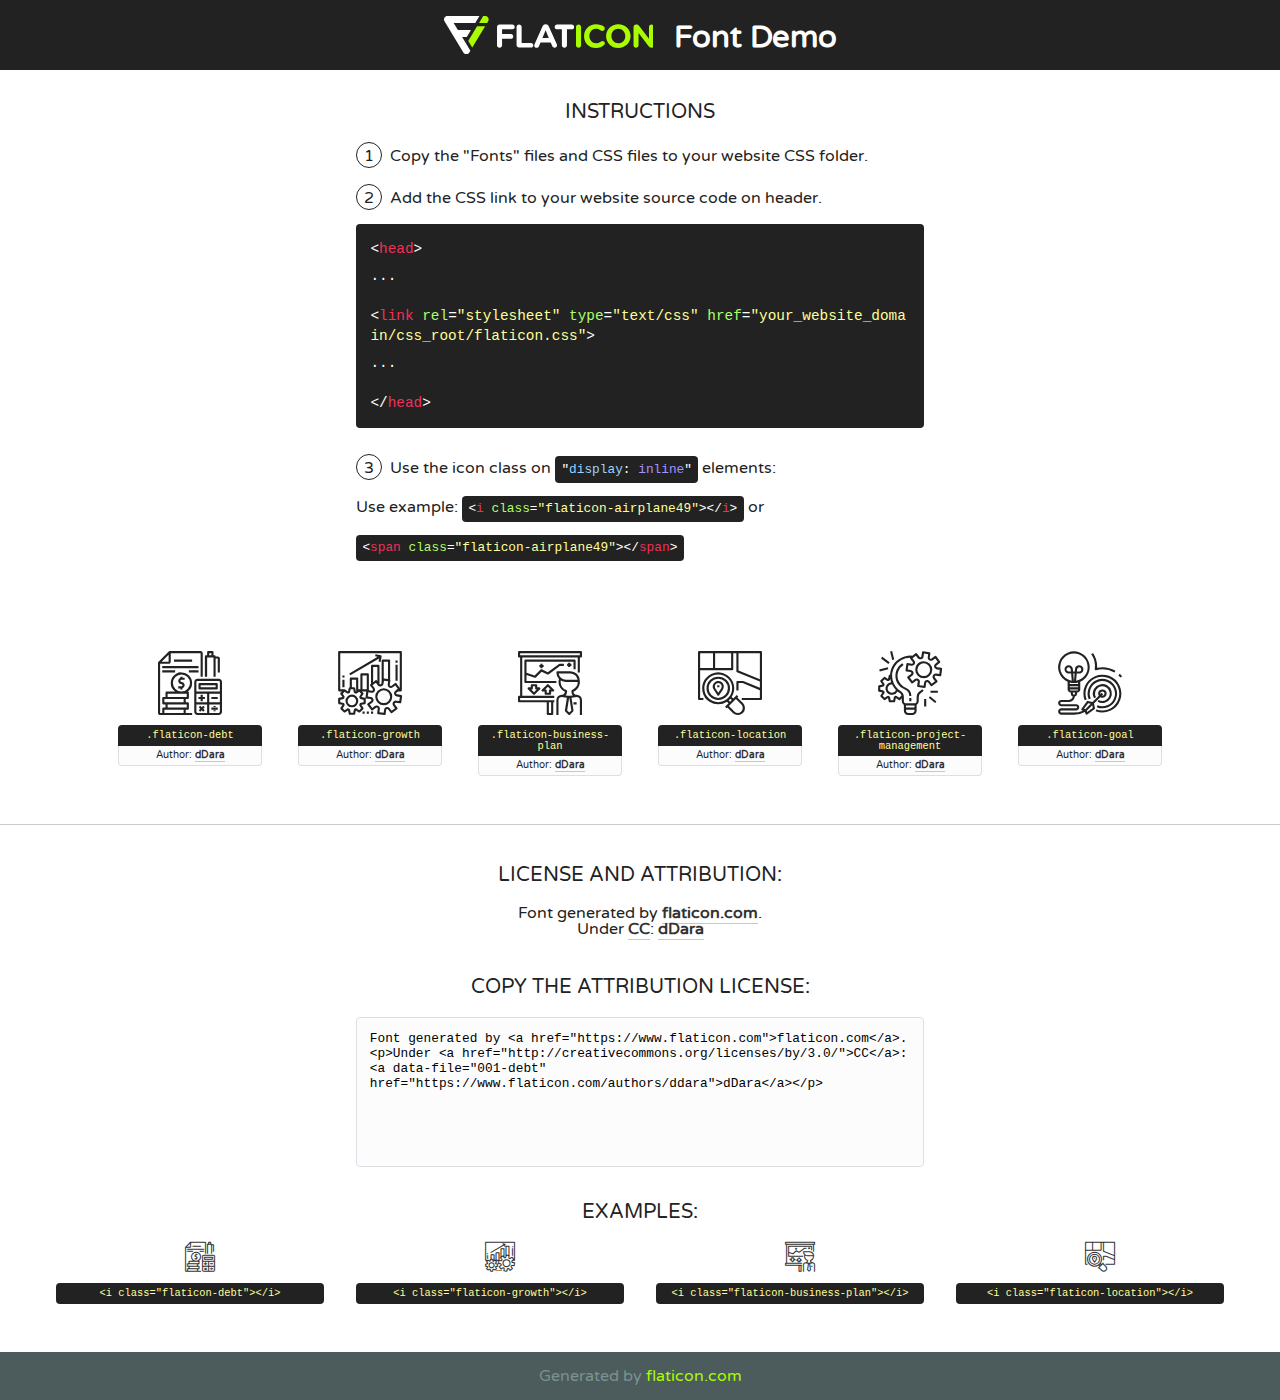
<file: fonts/flaticon/font/flaticon.html>
<!DOCTYPE html>
<!--
  Flaticon icon font: Flaticon
  Creation date: 07/10/2019 05:43
-->
<html>
<!DOCTYPE html>
<html>

<head>
    <title>Flaticon WebFont</title>
    <link href="http://fonts.googleapis.com/css?family=Varela+Round" rel="stylesheet" type="text/css" />
    <link rel="stylesheet" type="text/css" href="flaticon.css">
    <meta charset="UTF-8">
    <style>
    html, body, div, span, applet, object, iframe,
    h1, h2, h3, h4, h5, h6, p, blockquote, pre,
    a, abbr, acronym, address, big, cite, code,
    del, dfn, em, img, ins, kbd, q, s, samp,
    small, strike, strong, sub, sup, tt, var,
    b, u, i, center,
    dl, dt, dd, ol, ul, li,
    fieldset, form, label, legend,
    table, caption, tbody, tfoot, thead, tr, th, td,
    article, aside, canvas, details, embed, 
    figure, figcaption, footer, header, hgroup, 
    menu, nav, output, ruby, section, summary,
    time, mark, audio, video {
        margin: 0;
        padding: 0;
        border: 0;
        font-size: 100%;
        font: inherit;
        vertical-align: baseline;
    }
    /* HTML5 display-role reset for older browsers */
    article, aside, details, figcaption, figure, 
    footer, header, hgroup, menu, nav, section {
        display: block;
    }
    body {
        line-height: 1;
    }
    ol, ul {
        list-style: none;
    }
    blockquote, q {
        quotes: none;
    }
    blockquote:before, blockquote:after,
    q:before, q:after {
        content: '';
        content: none;
    }
    table {
        border-collapse: collapse;
        border-spacing: 0;
    }
    body {
        font-family: 'Varela Round', Helvetica, Arial, sans-serif;
        font-size: 16px;
        color: #222;
    }
    a {
        color: #333;
        border-bottom: 1px solid #a9fd00;
        font-weight: bold;
        text-decoration: none;
    }
    * {
        -moz-box-sizing: border-box;
        -webkit-box-sizing: border-box;
        box-sizing: border-box;
        margin: 0;
        padding: 0;
    }
    [class^="flaticon-"]:before, [class*=" flaticon-"]:before, [class^="flaticon-"]:after, [class*=" flaticon-"]:after {
        font-family: Flaticon;
        font-size: 30px;
        font-style: normal;
        margin-left: 20px;
        color: #333;
    }
    .wrapper {
        max-width: 600px;
        margin: auto;
        padding: 0 1em;
    }
    .title {
        font-size: 1.25em;
        text-align: center;
        margin-bottom: 1em;
        text-transform: uppercase;
    }
    header {
        text-align: center;
        background-color: #222;
        color: #fff;
        padding: 1em;
    }
    header .logo {
        width: 210px;
        height: 38px;
        display: inline-block;
        vertical-align: middle;
        margin-right: 1em;
        border: none;
    }
    header strong {
        font-size: 1.95em;
        font-weight: bold;
        vertical-align: middle;
        margin-top: 5px;
        display: inline-block;
    }
    .demo {
        margin: 2em auto;
        line-height: 1.25em;
    }
    .demo ul li {
        margin-bottom: 1em;
    }
    .demo ul li .num {
        color: #222;
        border-radius: 20px;
        display: inline-block;
        width: 26px;
        padding: 3px;
        height: 26px;
        text-align: center;
        margin-right: 0.5em;
        border: 1px solid #222;
    }
    .demo ul li code {
        background-color: #222;
        border-radius: 4px;
        padding: 0.25em 0.5em;
        display: inline-block;
        color: #fff;
        font-family: Consolas,Monaco,Lucida Console,Liberation Mono,DejaVu Sans Mono,Bitstream Vera Sans Mono,Courier New, monospace;
        font-weight: lighter;
        margin-top: 1em;
        font-size: 0.8em;
        word-break: break-all;
    }
    .demo ul li code.big {
        padding: 1em;
        font-size: 0.9em;
    }
    .demo ul li code .red {
        color: #EF3159;
    }
    .demo ul li code .green {
        color: #ACFF65;
    }
    .demo ul li code .yellow {
        color: #FFFF99;
    }
    .demo ul li code .blue {
        color: #99D3FF;
    }
    .demo ul li code .purple {
        color: #A295FF;
    }
    .demo ul li code .dots {
        margin-top: 0.5em;
        display: block;
    }
    #glyphs {
        border-bottom: 1px solid #ccc;
        padding: 2em 0;
        text-align: center;
    }
    .glyph {
        display: inline-block;
        width: 9em;
        margin: 1em;
        text-align: center;
        vertical-align: top;
        background: #FFF;
    }
    .glyph .glyph-icon {
        padding: 10px;
        display: block;
        font-family:"Flaticon";
        font-size: 64px;
        line-height: 1;
    }
    .glyph .glyph-icon:before {
        font-size: 64px;
        color: #222;
        margin-left: 0;
    }
    .class-name {
        font-size: 0.65em;
        background-color: #222;
        color: #fff;
        border-radius: 4px 4px 0 0;
        padding: 0.5em;
        color: #FFFF99;
        font-family: Consolas,Monaco,Lucida Console,Liberation Mono,DejaVu Sans Mono,Bitstream Vera Sans Mono,Courier New, monospace;
    }
    .author-name {
        font-size: 0.6em;
        background-color: #fcfcfd;
        border: 1px solid #DEDEE4;
        border-top: 0;
        border-radius: 0 0 4px 4px;
        padding: 0.5em;
    }
    .class-name:last-child {
        font-size: 10px;
        color:#888;
    }
    .class-name:last-child a {
        font-size: 10px;
        color:#555;
    }
    .class-name:last-child a:hover {
        color:#a9fd00;
    }
    .glyph > input {
        display: block;
        width: 100px;
        margin: 5px auto;
        text-align: center;
        font-size: 12px;
        cursor: text;
    }
    .glyph > input.icon-input {
        font-family:"Flaticon";
        font-size: 16px;
        margin-bottom: 10px;
    }
    .attribution .title {
        margin-top: 2em;
    }
    .attribution textarea {
        background-color: #fcfcfd;
        padding: 1em;
        border: none;
        box-shadow: none;
        border: 1px solid #DEDEE4;
        border-radius: 4px;
        resize: none;
        width: 100%;
        height: 150px;
        font-size: 0.8em;
        font-family: Consolas,Monaco,Lucida Console,Liberation Mono,DejaVu Sans Mono,Bitstream Vera Sans Mono,Courier New, monospace;
        -webkit-appearance: none;
    }
    .iconsuse {
        margin: 2em auto;
        text-align: center;
        max-width: 1200px;
    }
    .iconsuse:after {
        content: '';
        display: table;
        clear: both;
    }
    .iconsuse .image {
        float: left;
        width: 25%;
        padding: 0 1em;
    }
    .iconsuse .image p {
        margin-bottom: 1em;
    }
    .iconsuse .image span {
        display: block;
        font-size: 0.65em;
        background-color: #222;
        color: #fff;
        border-radius: 4px;
        padding: 0.5em;
        color: #FFFF99;
        margin-top: 1em;
        font-family: Consolas,Monaco,Lucida Console,Liberation Mono,DejaVu Sans Mono,Bitstream Vera Sans Mono,Courier New, monospace;
    }
    #footer {
        text-align: center;
        background-color: #4C5B5C;
        color: #7c9192;
        padding: 1em;
    }
    #footer a {
        border: none;
        color: #a9fd00;
        font-weight: normal;
    }
    @media (max-width: 960px) {
        .iconsuse .image {
            width: 50%;
        }
    }
    @media (max-width: 560px) {
        .iconsuse .image {
            width: 100%;
        }
    }
    </style>
</head>

<body class="characters-off">

    <header>
        <a href="https://www.flaticon.com" target="_blank" class="logo">
            <svg version="1.1" xmlns="http://www.w3.org/2000/svg" xmlns:xlink="http://www.w3.org/1999/xlink" xmlns:a="http://ns.adobe.com/AdobeSVGViewerExtensions/3.0/" viewBox="0 0 560.875 102.036" enable-background="new 0 0 560.875 102.036" xml:space="preserve">
                <defs>
                </defs>
                <g>
                    <g class="letters">
                        <path fill="#ffffff" d="M141.596,29.675c0-3.777,2.985-6.767,6.764-6.767h34.438c3.426,0,6.15,2.728,6.15,6.15
                        c0,3.43-2.724,6.149-6.15,6.149h-27.674v13.091h23.719c3.429,0,6.151,2.724,6.151,6.15c0,3.43-2.723,6.149-6.151,6.149h-23.719
                        v17.574c0,3.773-2.986,6.761-6.764,6.761c-3.779,0-6.764-2.989-6.764-6.761V29.675z"></path>
                        <path fill="#ffffff" d="M193.844,29.149c0-3.781,2.985-6.767,6.764-6.767c3.776,0,6.763,2.985,6.763,6.767v42.957h25.039
                        c3.426,0,6.149,2.726,6.149,6.153c0,3.425-2.723,6.15-6.149,6.15h-31.802c-3.779,0-6.764-2.986-6.764-6.768V29.149z"></path>
                        <path fill="#ffffff" d="M241.891,75.71l21.438-48.407c1.492-3.341,4.215-5.357,7.906-5.357h0.792
                        c3.686,0,6.323,2.017,7.815,5.357l21.439,48.407c0.436,0.967,0.701,1.845,0.701,2.723c0,3.602-2.809,6.501-6.414,6.501
                        c-3.161,0-5.269-1.845-6.499-4.655l-4.132-9.661h-27.059l-4.301,10.102c-1.144,2.631-3.426,4.214-6.237,4.214
                        c-3.517,0-6.24-2.81-6.24-6.325C241.1,77.64,241.451,76.677,241.891,75.71z M279.932,58.666l-8.521-20.297l-8.526,20.297H279.932
                        z"></path>
                        <path fill="#ffffff" d="M314.864,35.387H301.86c-3.429,0-6.239-2.813-6.239-6.238c0-3.429,2.811-6.24,6.239-6.24h39.533
                        c3.426,0,6.237,2.811,6.237,6.24c0,3.425-2.811,6.238-6.237,6.238h-13.001v42.785c0,3.773-2.99,6.761-6.764,6.761
                        c-3.779,0-6.764-2.989-6.764-6.761V35.387z"></path>
                        <path fill="#A9FD00" d="M352.615,29.149c0-3.781,2.985-6.767,6.767-6.767c3.774,0,6.761,2.985,6.761,6.767v49.024
                        c0,3.773-2.987,6.761-6.761,6.761c-3.781,0-6.767-2.989-6.767-6.761V29.149z"></path>
                        <path fill="#A9FD00" d="M374.132,53.836v-0.179c0-17.481,13.178-31.801,32.065-31.801c9.22,0,15.459,2.458,20.557,6.238
                        c1.402,1.054,2.637,2.985,2.637,5.357c0,3.692-2.985,6.59-6.681,6.59c-1.845,0-3.071-0.702-4.044-1.319
                        c-3.776-2.813-7.729-4.393-12.562-4.393c-10.364,0-17.831,8.611-17.831,19.154v0.173c0,10.542,7.291,19.329,17.831,19.329
                        c5.715,0,9.492-1.756,13.359-4.834c1.049-0.874,2.458-1.491,4.039-1.491c3.429,0,6.325,2.813,6.325,6.236
                        c0,2.106-1.056,3.78-2.282,4.834c-5.539,4.834-12.036,7.733-21.878,7.733C387.572,85.464,374.132,71.493,374.132,53.836z"></path>
                        <path fill="#A9FD00" d="M433.009,53.836v-0.179c0-17.481,13.79-31.801,32.766-31.801c18.981,0,32.592,14.143,32.592,31.628v0.173
                        c0,17.483-13.785,31.807-32.769,31.807C446.625,85.464,433.009,71.32,433.009,53.836z M484.224,53.836v-0.179
                        c0-10.539-7.725-19.326-18.626-19.326c-10.893,0-18.449,8.611-18.449,19.154v0.173c0,10.542,7.73,19.329,18.626,19.329
                        C476.676,72.986,484.224,64.378,484.224,53.836z"></path>
                        <path fill="#A9FD00" d="M506.233,29.321c0-3.774,2.99-6.763,6.767-6.763h1.401c3.252,0,5.183,1.583,7.029,3.953l26.093,34.265
                        V29.059c0-3.692,2.99-6.677,6.681-6.677c3.683,0,6.671,2.985,6.671,6.677v48.934c0,3.78-2.987,6.765-6.764,6.765h-0.436
                        c-3.257,0-5.188-1.581-7.034-3.953l-27.056-35.492v32.944c0,3.687-2.985,6.676-6.678,6.676c-3.683,0-6.673-2.989-6.673-6.676
                        V29.321z"></path>
                    </g>
                    <g class="insignia">
                        <path fill="#ffffff" d="M48.372,56.137h12.517l11.156-18.537H37.186L25.688,18.539h57.825L94.668,0H9.271
                        C5.925,0,2.842,1.801,1.198,4.716c-1.644,2.907-1.593,6.482,0.134,9.343l50.38,83.501c1.678,2.781,4.689,4.476,7.938,4.476
                        c3.246,0,6.257-1.695,7.935-4.476l2.898-4.804L48.372,56.137z"></path>
                        <g class="i">
                            <path fill="#A9FD00" d="M93.575,18.539h0.031v0.004l21.652,0.004l2.705-4.488c1.727-2.861,1.778-6.436,0.133-9.343
                            C116.454,1.801,113.371,0,110.026,0h-5.294L93.575,18.539z"></path>
                            <polygon fill="#A9FD00" points="88.291,27.356 64.725,66.486 75.519,84.404 109.942,27.356"></polygon>
                        </g>
                    </g>
                </g>
            </svg>
        </a>
        <strong>Font Demo</strong>
    </header>


    <section class="demo wrapper">

        <p class="title">Instructions</p>

        <ul>
            <li>
                <span class="num">1</span>Copy the "Fonts" files and CSS files to your website CSS folder.
            </li>
            <li>
                <span class="num">2</span>Add the CSS link to your website source code on header.
                <code class="big">
                    &lt;<span class="red">head</span>&gt;
                    <br/><span class="dots">...</span>
                    <br/>&lt;<span class="red">link</span> <span class="green">rel</span>=<span class="yellow">"stylesheet"</span> <span class="green">type</span>=<span class="yellow">"text/css"</span> <span class="green">href</span>=<span class="yellow">"your_website_domain/css_root/flaticon.css"</span>&gt;
                    <br/><span class="dots">...</span>
                    <br/>&lt;/<span class="red">head</span>&gt;
                </code>
            </li>

            <li>
                <p>
                    <span class="num">3</span>Use the icon class on <code>"<span class="blue">display</span>:<span class="purple"> inline</span>"</code> elements:
                    <br />
                    Use example: <code>&lt;<span class="red">i</span> <span class="green">class</span>=<span class="yellow">&quot;flaticon-airplane49&quot;</span>&gt;&lt;/<span class="red">i</span>&gt;</code> or <code>&lt;<span class="red">span</span> <span class="green">class</span>=<span class="yellow">&quot;flaticon-airplane49&quot;</span>&gt;&lt;/<span class="red">span</span>&gt;</code>
            </li>
        </ul>

    </section>




   <section id="glyphs">          
    
      
        <div class="glyph"><div class="glyph-icon flaticon-debt"></div>
            <div class="class-name">.flaticon-debt</div>
            <div class="author-name">Author: <a data-file="001-debt" href="https://www.flaticon.com/authors/ddara">dDara</a> </div> 
        </div>        
        
        <div class="glyph"><div class="glyph-icon flaticon-growth"></div>
            <div class="class-name">.flaticon-growth</div>
            <div class="author-name">Author: <a data-file="002-growth" href="https://www.flaticon.com/authors/ddara">dDara</a> </div> 
        </div>        
        
        <div class="glyph"><div class="glyph-icon flaticon-business-plan"></div>
            <div class="class-name">.flaticon-business-plan</div>
            <div class="author-name">Author: <a data-file="003-business-plan" href="https://www.flaticon.com/authors/ddara">dDara</a> </div> 
        </div>        
        
        <div class="glyph"><div class="glyph-icon flaticon-location"></div>
            <div class="class-name">.flaticon-location</div>
            <div class="author-name">Author: <a data-file="004-location" href="https://www.flaticon.com/authors/ddara">dDara</a> </div> 
        </div>        
        
        <div class="glyph"><div class="glyph-icon flaticon-project-management"></div>
            <div class="class-name">.flaticon-project-management</div>
            <div class="author-name">Author: <a data-file="005-project-management" href="https://www.flaticon.com/authors/ddara">dDara</a> </div> 
        </div>        
        
        <div class="glyph"><div class="glyph-icon flaticon-goal"></div>
            <div class="class-name">.flaticon-goal</div>
            <div class="author-name">Author: <a data-file="006-goal" href="https://www.flaticon.com/authors/ddara">dDara</a> </div> 
        </div>        
        

    </section>



    <section class="attribution wrapper"   style="text-align:center;">

      <div class="title">License and attribution:</div><div class="attrDiv">Font generated by <a href="https://www.flaticon.com">flaticon.com</a>. <div><p>Under <a href="http://creativecommons.org/licenses/by/3.0/">CC</a>: <a data-file="001-debt" href="https://www.flaticon.com/authors/ddara">dDara</a></p>  </div>
      </div>
      <div class="title">Copy the Attribution License:</div>

    <textarea onclick="this.focus();this.select();">Font generated by &lt;a href=&quot;https://www.flaticon.com&quot;&gt;flaticon.com&lt;/a&gt;. <p>Under <a href="http://creativecommons.org/licenses/by/3.0/">CC</a>: <a data-file="001-debt" href="https://www.flaticon.com/authors/ddara">dDara</a></p>  
     </textarea>

    </section>

    <section class="iconsuse">

          <div class="title">Examples:</div>            
             
            <div class="image">
                <p>
                    <i class="glyph-icon flaticon-debt"></i> 
                    <span>&lt;i class=&quot;flaticon-debt&quot;&gt;&lt;/i&gt;</span>
                </p>
            </div>
            
            <div class="image">
                <p>
                    <i class="glyph-icon flaticon-growth"></i> 
                    <span>&lt;i class=&quot;flaticon-growth&quot;&gt;&lt;/i&gt;</span>
                </p>
            </div>
            
            <div class="image">
                <p>
                    <i class="glyph-icon flaticon-business-plan"></i> 
                    <span>&lt;i class=&quot;flaticon-business-plan&quot;&gt;&lt;/i&gt;</span>
                </p>
            </div>
            
            <div class="image">
                <p>
                    <i class="glyph-icon flaticon-location"></i> 
                    <span>&lt;i class=&quot;flaticon-location&quot;&gt;&lt;/i&gt;</span>
                </p>
            </div>
                       
        </div>
                            
    </section>

<div id="footer">
    <div>Generated by <a href="https://www.flaticon.com">flaticon.com</a>
    </div>
</div>



</body>
</html>
</file>
<file: fonts/icomoon/style.css>
@font-face {
  font-family: 'icomoon';
  src:  url('fonts/icomoon.eot?10si43');
  src:  url('fonts/icomoon.eot?10si43#iefix') format('embedded-opentype'),
    url('fonts/icomoon.ttf?10si43') format('truetype'),
    url('fonts/icomoon.woff?10si43') format('woff'),
    url('fonts/icomoon.svg?10si43#icomoon') format('svg');
  font-weight: normal;
  font-style: normal;
}

[class^="icon-"], [class*=" icon-"] {
  /* use !important to prevent issues with browser extensions that change fonts */
  font-family: 'icomoon' !important;
  speak: none;
  font-style: normal;
  font-weight: normal;
  font-variant: normal;
  text-transform: none;
  line-height: 1;

  /* Better Font Rendering =========== */
  -webkit-font-smoothing: antialiased;
  -moz-osx-font-smoothing: grayscale;
}

.icon-asterisk:before {
  content: "\f069";
}
.icon-plus:before {
  content: "\f067";
}
.icon-question:before {
  content: "\f128";
}
.icon-minus:before {
  content: "\f068";
}
.icon-glass:before {
  content: "\f000";
}
.icon-music:before {
  content: "\f001";
}
.icon-search:before {
  content: "\f002";
}
.icon-envelope-o:before {
  content: "\f003";
}
.icon-heart:before {
  content: "\f004";
}
.icon-star:before {
  content: "\f005";
}
.icon-star-o:before {
  content: "\f006";
}
.icon-user:before {
  content: "\f007";
}
.icon-film:before {
  content: "\f008";
}
.icon-th-large:before {
  content: "\f009";
}
.icon-th:before {
  content: "\f00a";
}
.icon-th-list:before {
  content: "\f00b";
}
.icon-check:before {
  content: "\f00c";
}
.icon-close:before {
  content: "\f00d";
}
.icon-remove:before {
  content: "\f00d";
}
.icon-times:before {
  content: "\f00d";
}
.icon-search-plus:before {
  content: "\f00e";
}
.icon-search-minus:before {
  content: "\f010";
}
.icon-power-off:before {
  content: "\f011";
}
.icon-signal:before {
  content: "\f012";
}
.icon-cog:before {
  content: "\f013";
}
.icon-gear:before {
  content: "\f013";
}
.icon-trash-o:before {
  content: "\f014";
}
.icon-home:before {
  content: "\f015";
}
.icon-file-o:before {
  content: "\f016";
}
.icon-clock-o:before {
  content: "\f017";
}
.icon-road:before {
  content: "\f018";
}
.icon-download:before {
  content: "\f019";
}
.icon-arrow-circle-o-down:before {
  content: "\f01a";
}
.icon-arrow-circle-o-up:before {
  content: "\f01b";
}
.icon-inbox:before {
  content: "\f01c";
}
.icon-play-circle-o:before {
  content: "\f01d";
}
.icon-repeat:before {
  content: "\f01e";
}
.icon-rotate-right:before {
  content: "\f01e";
}
.icon-refresh:before {
  content: "\f021";
}
.icon-list-alt:before {
  content: "\f022";
}
.icon-lock:before {
  content: "\f023";
}
.icon-flag:before {
  content: "\f024";
}
.icon-headphones:before {
  content: "\f025";
}
.icon-volume-off:before {
  content: "\f026";
}
.icon-volume-down:before {
  content: "\f027";
}
.icon-volume-up:before {
  content: "\f028";
}
.icon-qrcode:before {
  content: "\f029";
}
.icon-barcode:before {
  content: "\f02a";
}
.icon-tag:before {
  content: "\f02b";
}
.icon-tags:before {
  content: "\f02c";
}
.icon-book:before {
  content: "\f02d";
}
.icon-bookmark:before {
  content: "\f02e";
}
.icon-print:before {
  content: "\f02f";
}
.icon-camera:before {
  content: "\f030";
}
.icon-font:before {
  content: "\f031";
}
.icon-bold:before {
  content: "\f032";
}
.icon-italic:before {
  content: "\f033";
}
.icon-text-height:before {
  content: "\f034";
}
.icon-text-width:before {
  content: "\f035";
}
.icon-align-left:before {
  content: "\f036";
}
.icon-align-center:before {
  content: "\f037";
}
.icon-align-right:before {
  content: "\f038";
}
.icon-align-justify:before {
  content: "\f039";
}
.icon-list:before {
  content: "\f03a";
}
.icon-dedent:before {
  content: "\f03b";
}
.icon-outdent:before {
  content: "\f03b";
}
.icon-indent:before {
  content: "\f03c";
}
.icon-video-camera:before {
  content: "\f03d";
}
.icon-image:before {
  content: "\f03e";
}
.icon-photo:before {
  content: "\f03e";
}
.icon-picture-o:before {
  content: "\f03e";
}
.icon-pencil:before {
  content: "\f040";
}
.icon-map-marker:before {
  content: "\f041";
}
.icon-adjust:before {
  content: "\f042";
}
.icon-tint:before {
  content: "\f043";
}
.icon-edit:before {
  content: "\f044";
}
.icon-pencil-square-o:before {
  content: "\f044";
}
.icon-share-square-o:before {
  content: "\f045";
}
.icon-check-square-o:before {
  content: "\f046";
}
.icon-arrows:before {
  content: "\f047";
}
.icon-step-backward:before {
  content: "\f048";
}
.icon-fast-backward:before {
  content: "\f049";
}
.icon-backward:before {
  content: "\f04a";
}
.icon-play:before {
  content: "\f04b";
}
.icon-pause:before {
  content: "\f04c";
}
.icon-stop:before {
  content: "\f04d";
}
.icon-forward:before {
  content: "\f04e";
}
.icon-fast-forward:before {
  content: "\f050";
}
.icon-step-forward:before {
  content: "\f051";
}
.icon-eject:before {
  content: "\f052";
}
.icon-chevron-left:before {
  content: "\f053";
}
.icon-chevron-right:before {
  content: "\f054";
}
.icon-plus-circle:before {
  content: "\f055";
}
.icon-minus-circle:before {
  content: "\f056";
}
.icon-times-circle:before {
  content: "\f057";
}
.icon-check-circle:before {
  content: "\f058";
}
.icon-question-circle:before {
  content: "\f059";
}
.icon-info-circle:before {
  content: "\f05a";
}
.icon-crosshairs:before {
  content: "\f05b";
}
.icon-times-circle-o:before {
  content: "\f05c";
}
.icon-check-circle-o:before {
  content: "\f05d";
}
.icon-ban:before {
  content: "\f05e";
}
.icon-arrow-left:before {
  content: "\f060";
}
.icon-arrow-right:before {
  content: "\f061";
}
.icon-arrow-up:before {
  content: "\f062";
}
.icon-arrow-down:before {
  content: "\f063";
}
.icon-mail-forward:before {
  content: "\f064";
}
.icon-share:before {
  content: "\f064";
}
.icon-expand:before {
  content: "\f065";
}
.icon-compress:before {
  content: "\f066";
}
.icon-exclamation-circle:before {
  content: "\f06a";
}
.icon-gift:before {
  content: "\f06b";
}
.icon-leaf:before {
  content: "\f06c";
}
.icon-fire:before {
  content: "\f06d";
}
.icon-eye:before {
  content: "\f06e";
}
.icon-eye-slash:before {
  content: "\f070";
}
.icon-exclamation-triangle:before {
  content: "\f071";
}
.icon-warning:before {
  content: "\f071";
}
.icon-plane:before {
  content: "\f072";
}
.icon-calendar:before {
  content: "\f073";
}
.icon-random:before {
  content: "\f074";
}
.icon-comment:before {
  content: "\f075";
}
.icon-magnet:before {
  content: "\f076";
}
.icon-chevron-up:before {
  content: "\f077";
}
.icon-chevron-down:before {
  content: "\f078";
}
.icon-retweet:before {
  content: "\f079";
}
.icon-shopping-cart:before {
  content: "\f07a";
}
.icon-folder:before {
  content: "\f07b";
}
.icon-folder-open:before {
  content: "\f07c";
}
.icon-arrows-v:before {
  content: "\f07d";
}
.icon-arrows-h:before {
  content: "\f07e";
}
.icon-bar-chart:before {
  content: "\f080";
}
.icon-bar-chart-o:before {
  content: "\f080";
}
.icon-twitter-square:before {
  content: "\f081";
}
.icon-facebook-square:before {
  content: "\f082";
}
.icon-camera-retro:before {
  content: "\f083";
}
.icon-key:before {
  content: "\f084";
}
.icon-cogs:before {
  content: "\f085";
}
.icon-gears:before {
  content: "\f085";
}
.icon-comments:before {
  content: "\f086";
}
.icon-thumbs-o-up:before {
  content: "\f087";
}
.icon-thumbs-o-down:before {
  content: "\f088";
}
.icon-star-half:before {
  content: "\f089";
}
.icon-heart-o:before {
  content: "\f08a";
}
.icon-sign-out:before {
  content: "\f08b";
}
.icon-linkedin-square:before {
  content: "\f08c";
}
.icon-thumb-tack:before {
  content: "\f08d";
}
.icon-external-link:before {
  content: "\f08e";
}
.icon-sign-in:before {
  content: "\f090";
}
.icon-trophy:before {
  content: "\f091";
}
.icon-github-square:before {
  content: "\f092";
}
.icon-upload:before {
  content: "\f093";
}
.icon-lemon-o:before {
  content: "\f094";
}
.icon-phone:before {
  content: "\f095";
}
.icon-square-o:before {
  content: "\f096";
}
.icon-bookmark-o:before {
  content: "\f097";
}
.icon-phone-square:before {
  content: "\f098";
}
.icon-twitter:before {
  content: "\f099";
}
.icon-facebook:before {
  content: "\f09a";
}
.icon-facebook-f:before {
  content: "\f09a";
}
.icon-github:before {
  content: "\f09b";
}
.icon-unlock:before {
  content: "\f09c";
}
.icon-credit-card:before {
  content: "\f09d";
}
.icon-feed:before {
  content: "\f09e";
}
.icon-rss:before {
  content: "\f09e";
}
.icon-hdd-o:before {
  content: "\f0a0";
}
.icon-bullhorn:before {
  content: "\f0a1";
}
.icon-bell-o:before {
  content: "\f0a2";
}
.icon-certificate:before {
  content: "\f0a3";
}
.icon-hand-o-right:before {
  content: "\f0a4";
}
.icon-hand-o-left:before {
  content: "\f0a5";
}
.icon-hand-o-up:before {
  content: "\f0a6";
}
.icon-hand-o-down:before {
  content: "\f0a7";
}
.icon-arrow-circle-left:before {
  content: "\f0a8";
}
.icon-arrow-circle-right:before {
  content: "\f0a9";
}
.icon-arrow-circle-up:before {
  content: "\f0aa";
}
.icon-arrow-circle-down:before {
  content: "\f0ab";
}
.icon-globe:before {
  content: "\f0ac";
}
.icon-wrench:before {
  content: "\f0ad";
}
.icon-tasks:before {
  content: "\f0ae";
}
.icon-filter:before {
  content: "\f0b0";
}
.icon-briefcase:before {
  content: "\f0b1";
}
.icon-arrows-alt:before {
  content: "\f0b2";
}
.icon-group:before {
  content: "\f0c0";
}
.icon-users:before {
  content: "\f0c0";
}
.icon-chain:before {
  content: "\f0c1";
}
.icon-link:before {
  content: "\f0c1";
}
.icon-cloud:before {
  content: "\f0c2";
}
.icon-flask:before {
  content: "\f0c3";
}
.icon-cut:before {
  content: "\f0c4";
}
.icon-scissors:before {
  content: "\f0c4";
}
.icon-copy:before {
  content: "\f0c5";
}
.icon-files-o:before {
  content: "\f0c5";
}
.icon-paperclip:before {
  content: "\f0c6";
}
.icon-floppy-o:before {
  content: "\f0c7";
}
.icon-save:before {
  content: "\f0c7";
}
.icon-square:before {
  content: "\f0c8";
}
.icon-bars:before {
  content: "\f0c9";
}
.icon-navicon:before {
  content: "\f0c9";
}
.icon-reorder:before {
  content: "\f0c9";
}
.icon-list-ul:before {
  content: "\f0ca";
}
.icon-list-ol:before {
  content: "\f0cb";
}
.icon-strikethrough:before {
  content: "\f0cc";
}
.icon-underline:before {
  content: "\f0cd";
}
.icon-table:before {
  content: "\f0ce";
}
.icon-magic:before {
  content: "\f0d0";
}
.icon-truck:before {
  content: "\f0d1";
}
.icon-pinterest:before {
  content: "\f0d2";
}
.icon-pinterest-square:before {
  content: "\f0d3";
}
.icon-google-plus-square:before {
  content: "\f0d4";
}
.icon-google-plus:before {
  content: "\f0d5";
}
.icon-money:before {
  content: "\f0d6";
}
.icon-caret-down:before {
  content: "\f0d7";
}
.icon-caret-up:before {
  content: "\f0d8";
}
.icon-caret-left:before {
  content: "\f0d9";
}
.icon-caret-right:before {
  content: "\f0da";
}
.icon-columns:before {
  content: "\f0db";
}
.icon-sort:before {
  content: "\f0dc";
}
.icon-unsorted:before {
  content: "\f0dc";
}
.icon-sort-desc:before {
  content: "\f0dd";
}
.icon-sort-down:before {
  content: "\f0dd";
}
.icon-sort-asc:before {
  content: "\f0de";
}
.icon-sort-up:before {
  content: "\f0de";
}
.icon-envelope:before {
  content: "\f0e0";
}
.icon-linkedin:before {
  content: "\f0e1";
}
.icon-rotate-left:before {
  content: "\f0e2";
}
.icon-undo:before {
  content: "\f0e2";
}
.icon-gavel:before {
  content: "\f0e3";
}
.icon-legal:before {
  content: "\f0e3";
}
.icon-dashboard:before {
  content: "\f0e4";
}
.icon-tachometer:before {
  content: "\f0e4";
}
.icon-comment-o:before {
  content: "\f0e5";
}
.icon-comments-o:before {
  content: "\f0e6";
}
.icon-bolt:before {
  content: "\f0e7";
}
.icon-flash:before {
  content: "\f0e7";
}
.icon-sitemap:before {
  content: "\f0e8";
}
.icon-umbrella:before {
  content: "\f0e9";
}
.icon-clipboard:before {
  content: "\f0ea";
}
.icon-paste:before {
  content: "\f0ea";
}
.icon-lightbulb-o:before {
  content: "\f0eb";
}
.icon-exchange:before {
  content: "\f0ec";
}
.icon-cloud-download:before {
  content: "\f0ed";
}
.icon-cloud-upload:before {
  content: "\f0ee";
}
.icon-user-md:before {
  content: "\f0f0";
}
.icon-stethoscope:before {
  content: "\f0f1";
}
.icon-suitcase:before {
  content: "\f0f2";
}
.icon-bell:before {
  content: "\f0f3";
}
.icon-coffee:before {
  content: "\f0f4";
}
.icon-cutlery:before {
  content: "\f0f5";
}
.icon-file-text-o:before {
  content: "\f0f6";
}
.icon-building-o:before {
  content: "\f0f7";
}
.icon-hospital-o:before {
  content: "\f0f8";
}
.icon-ambulance:before {
  content: "\f0f9";
}
.icon-medkit:before {
  content: "\f0fa";
}
.icon-fighter-jet:before {
  content: "\f0fb";
}
.icon-beer:before {
  content: "\f0fc";
}
.icon-h-square:before {
  content: "\f0fd";
}
.icon-plus-square:before {
  content: "\f0fe";
}
.icon-angle-double-left:before {
  content: "\f100";
}
.icon-angle-double-right:before {
  content: "\f101";
}
.icon-angle-double-up:before {
  content: "\f102";
}
.icon-angle-double-down:before {
  content: "\f103";
}
.icon-angle-left:before {
  content: "\f104";
}
.icon-angle-right:before {
  content: "\f105";
}
.icon-angle-up:before {
  content: "\f106";
}
.icon-angle-down:before {
  content: "\f107";
}
.icon-desktop:before {
  content: "\f108";
}
.icon-laptop:before {
  content: "\f109";
}
.icon-tablet:before {
  content: "\f10a";
}
.icon-mobile:before {
  content: "\f10b";
}
.icon-mobile-phone:before {
  content: "\f10b";
}
.icon-circle-o:before {
  content: "\f10c";
}
.icon-quote-left:before {
  content: "\f10d";
}
.icon-quote-right:before {
  content: "\f10e";
}
.icon-spinner:before {
  content: "\f110";
}
.icon-circle:before {
  content: "\f111";
}
.icon-mail-reply:before {
  content: "\f112";
}
.icon-reply:before {
  content: "\f112";
}
.icon-github-alt:before {
  content: "\f113";
}
.icon-folder-o:before {
  content: "\f114";
}
.icon-folder-open-o:before {
  content: "\f115";
}
.icon-smile-o:before {
  content: "\f118";
}
.icon-frown-o:before {
  content: "\f119";
}
.icon-meh-o:before {
  content: "\f11a";
}
.icon-gamepad:before {
  content: "\f11b";
}
.icon-keyboard-o:before {
  content: "\f11c";
}
.icon-flag-o:before {
  content: "\f11d";
}
.icon-flag-checkered:before {
  content: "\f11e";
}
.icon-terminal:before {
  content: "\f120";
}
.icon-code:before {
  content: "\f121";
}
.icon-mail-reply-all:before {
  content: "\f122";
}
.icon-reply-all:before {
  content: "\f122";
}
.icon-star-half-empty:before {
  content: "\f123";
}
.icon-star-half-full:before {
  content: "\f123";
}
.icon-star-half-o:before {
  content: "\f123";
}
.icon-location-arrow:before {
  content: "\f124";
}
.icon-crop:before {
  content: "\f125";
}
.icon-code-fork:before {
  content: "\f126";
}
.icon-chain-broken:before {
  content: "\f127";
}
.icon-unlink:before {
  content: "\f127";
}
.icon-info:before {
  content: "\f129";
}
.icon-exclamation:before {
  content: "\f12a";
}
.icon-superscript:before {
  content: "\f12b";
}
.icon-subscript:before {
  content: "\f12c";
}
.icon-eraser:before {
  content: "\f12d";
}
.icon-puzzle-piece:before {
  content: "\f12e";
}
.icon-microphone:before {
  content: "\f130";
}
.icon-microphone-slash:before {
  content: "\f131";
}
.icon-shield:before {
  content: "\f132";
}
.icon-calendar-o:before {
  content: "\f133";
}
.icon-fire-extinguisher:before {
  content: "\f134";
}
.icon-rocket:before {
  content: "\f135";
}
.icon-maxcdn:before {
  content: "\f136";
}
.icon-chevron-circle-left:before {
  content: "\f137";
}
.icon-chevron-circle-right:before {
  content: "\f138";
}
.icon-chevron-circle-up:before {
  content: "\f139";
}
.icon-chevron-circle-down:before {
  content: "\f13a";
}
.icon-html5:before {
  content: "\f13b";
}
.icon-css3:before {
  content: "\f13c";
}
.icon-anchor:before {
  content: "\f13d";
}
.icon-unlock-alt:before {
  content: "\f13e";
}
.icon-bullseye:before {
  content: "\f140";
}
.icon-ellipsis-h:before {
  content: "\f141";
}
.icon-ellipsis-v:before {
  content: "\f142";
}
.icon-rss-square:before {
  content: "\f143";
}
.icon-play-circle:before {
  content: "\f144";
}
.icon-ticket:before {
  content: "\f145";
}
.icon-minus-square:before {
  content: "\f146";
}
.icon-minus-square-o:before {
  content: "\f147";
}
.icon-level-up:before {
  content: "\f148";
}
.icon-level-down:before {
  content: "\f149";
}
.icon-check-square:before {
  content: "\f14a";
}
.icon-pencil-square:before {
  content: "\f14b";
}
.icon-external-link-square:before {
  content: "\f14c";
}
.icon-share-square:before {
  content: "\f14d";
}
.icon-compass:before {
  content: "\f14e";
}
.icon-caret-square-o-down:before {
  content: "\f150";
}
.icon-toggle-down:before {
  content: "\f150";
}
.icon-caret-square-o-up:before {
  content: "\f151";
}
.icon-toggle-up:before {
  content: "\f151";
}
.icon-caret-square-o-right:before {
  content: "\f152";
}
.icon-toggle-right:before {
  content: "\f152";
}
.icon-eur:before {
  content: "\f153";
}
.icon-euro:before {
  content: "\f153";
}
.icon-gbp:before {
  content: "\f154";
}
.icon-dollar:before {
  content: "\f155";
}
.icon-usd:before {
  content: "\f155";
}
.icon-inr:before {
  content: "\f156";
}
.icon-rupee:before {
  content: "\f156";
}
.icon-cny:before {
  content: "\f157";
}
.icon-jpy:before {
  content: "\f157";
}
.icon-rmb:before {
  content: "\f157";
}
.icon-yen:before {
  content: "\f157";
}
.icon-rouble:before {
  content: "\f158";
}
.icon-rub:before {
  content: "\f158";
}
.icon-ruble:before {
  content: "\f158";
}
.icon-krw:before {
  content: "\f159";
}
.icon-won:before {
  content: "\f159";
}
.icon-bitcoin:before {
  content: "\f15a";
}
.icon-btc:before {
  content: "\f15a";
}
.icon-file:before {
  content: "\f15b";
}
.icon-file-text:before {
  content: "\f15c";
}
.icon-sort-alpha-asc:before {
  content: "\f15d";
}
.icon-sort-alpha-desc:before {
  content: "\f15e";
}
.icon-sort-amount-asc:before {
  content: "\f160";
}
.icon-sort-amount-desc:before {
  content: "\f161";
}
.icon-sort-numeric-asc:before {
  content: "\f162";
}
.icon-sort-numeric-desc:before {
  content: "\f163";
}
.icon-thumbs-up:before {
  content: "\f164";
}
.icon-thumbs-down:before {
  content: "\f165";
}
.icon-youtube-square:before {
  content: "\f166";
}
.icon-youtube:before {
  content: "\f167";
}
.icon-xing:before {
  content: "\f168";
}
.icon-xing-square:before {
  content: "\f169";
}
.icon-youtube-play:before {
  content: "\f16a";
}
.icon-dropbox:before {
  content: "\f16b";
}
.icon-stack-overflow:before {
  content: "\f16c";
}
.icon-instagram:before {
  content: "\f16d";
}
.icon-flickr:before {
  content: "\f16e";
}
.icon-adn:before {
  content: "\f170";
}
.icon-bitbucket:before {
  content: "\f171";
}
.icon-bitbucket-square:before {
  content: "\f172";
}
.icon-tumblr:before {
  content: "\f173";
}
.icon-tumblr-square:before {
  content: "\f174";
}
.icon-long-arrow-down:before {
  content: "\f175";
}
.icon-long-arrow-up:before {
  content: "\f176";
}
.icon-long-arrow-left:before {
  content: "\f177";
}
.icon-long-arrow-right:before {
  content: "\f178";
}
.icon-apple:before {
  content: "\f179";
}
.icon-windows:before {
  content: "\f17a";
}
.icon-android:before {
  content: "\f17b";
}
.icon-linux:before {
  content: "\f17c";
}
.icon-dribbble:before {
  content: "\f17d";
}
.icon-skype:before {
  content: "\f17e";
}
.icon-foursquare:before {
  content: "\f180";
}
.icon-trello:before {
  content: "\f181";
}
.icon-female:before {
  content: "\f182";
}
.icon-male:before {
  content: "\f183";
}
.icon-gittip:before {
  content: "\f184";
}
.icon-gratipay:before {
  content: "\f184";
}
.icon-sun-o:before {
  content: "\f185";
}
.icon-moon-o:before {
  content: "\f186";
}
.icon-archive:before {
  content: "\f187";
}
.icon-bug:before {
  content: "\f188";
}
.icon-vk:before {
  content: "\f189";
}
.icon-weibo:before {
  content: "\f18a";
}
.icon-renren:before {
  content: "\f18b";
}
.icon-pagelines:before {
  content: "\f18c";
}
.icon-stack-exchange:before {
  content: "\f18d";
}
.icon-arrow-circle-o-right:before {
  content: "\f18e";
}
.icon-arrow-circle-o-left:before {
  content: "\f190";
}
.icon-caret-square-o-left:before {
  content: "\f191";
}
.icon-toggle-left:before {
  content: "\f191";
}
.icon-dot-circle-o:before {
  content: "\f192";
}
.icon-wheelchair:before {
  content: "\f193";
}
.icon-vimeo-square:before {
  content: "\f194";
}
.icon-try:before {
  content: "\f195";
}
.icon-turkish-lira:before {
  content: "\f195";
}
.icon-plus-square-o:before {
  content: "\f196";
}
.icon-space-shuttle:before {
  content: "\f197";
}
.icon-slack:before {
  content: "\f198";
}
.icon-envelope-square:before {
  content: "\f199";
}
.icon-wordpress:before {
  content: "\f19a";
}
.icon-openid:before {
  content: "\f19b";
}
.icon-bank:before {
  content: "\f19c";
}
.icon-institution:before {
  content: "\f19c";
}
.icon-university:before {
  content: "\f19c";
}
.icon-graduation-cap:before {
  content: "\f19d";
}
.icon-mortar-board:before {
  content: "\f19d";
}
.icon-yahoo:before {
  content: "\f19e";
}
.icon-google:before {
  content: "\f1a0";
}
.icon-reddit:before {
  content: "\f1a1";
}
.icon-reddit-square:before {
  content: "\f1a2";
}
.icon-stumbleupon-circle:before {
  content: "\f1a3";
}
.icon-stumbleupon:before {
  content: "\f1a4";
}
.icon-delicious:before {
  content: "\f1a5";
}
.icon-digg:before {
  content: "\f1a6";
}
.icon-pied-piper-pp:before {
  content: "\f1a7";
}
.icon-pied-piper-alt:before {
  content: "\f1a8";
}
.icon-drupal:before {
  content: "\f1a9";
}
.icon-joomla:before {
  content: "\f1aa";
}
.icon-language:before {
  content: "\f1ab";
}
.icon-fax:before {
  content: "\f1ac";
}
.icon-building:before {
  content: "\f1ad";
}
.icon-child:before {
  content: "\f1ae";
}
.icon-paw:before {
  content: "\f1b0";
}
.icon-spoon:before {
  content: "\f1b1";
}
.icon-cube:before {
  content: "\f1b2";
}
.icon-cubes:before {
  content: "\f1b3";
}
.icon-behance:before {
  content: "\f1b4";
}
.icon-behance-square:before {
  content: "\f1b5";
}
.icon-steam:before {
  content: "\f1b6";
}
.icon-steam-square:before {
  content: "\f1b7";
}
.icon-recycle:before {
  content: "\f1b8";
}
.icon-automobile:before {
  content: "\f1b9";
}
.icon-car:before {
  content: "\f1b9";
}
.icon-cab:before {
  content: "\f1ba";
}
.icon-taxi:before {
  content: "\f1ba";
}
.icon-tree:before {
  content: "\f1bb";
}
.icon-spotify:before {
  content: "\f1bc";
}
.icon-deviantart:before {
  content: "\f1bd";
}
.icon-soundcloud:before {
  content: "\f1be";
}
.icon-database:before {
  content: "\f1c0";
}
.icon-file-pdf-o:before {
  content: "\f1c1";
}
.icon-file-word-o:before {
  content: "\f1c2";
}
.icon-file-excel-o:before {
  content: "\f1c3";
}
.icon-file-powerpoint-o:before {
  content: "\f1c4";
}
.icon-file-image-o:before {
  content: "\f1c5";
}
.icon-file-photo-o:before {
  content: "\f1c5";
}
.icon-file-picture-o:before {
  content: "\f1c5";
}
.icon-file-archive-o:before {
  content: "\f1c6";
}
.icon-file-zip-o:before {
  content: "\f1c6";
}
.icon-file-audio-o:before {
  content: "\f1c7";
}
.icon-file-sound-o:before {
  content: "\f1c7";
}
.icon-file-movie-o:before {
  content: "\f1c8";
}
.icon-file-video-o:before {
  content: "\f1c8";
}
.icon-file-code-o:before {
  content: "\f1c9";
}
.icon-vine:before {
  content: "\f1ca";
}
.icon-codepen:before {
  content: "\f1cb";
}
.icon-jsfiddle:before {
  content: "\f1cc";
}
.icon-life-bouy:before {
  content: "\f1cd";
}
.icon-life-buoy:before {
  content: "\f1cd";
}
.icon-life-ring:before {
  content: "\f1cd";
}
.icon-life-saver:before {
  content: "\f1cd";
}
.icon-support:before {
  content: "\f1cd";
}
.icon-circle-o-notch:before {
  content: "\f1ce";
}
.icon-ra:before {
  content: "\f1d0";
}
.icon-rebel:before {
  content: "\f1d0";
}
.icon-resistance:before {
  content: "\f1d0";
}
.icon-empire:before {
  content: "\f1d1";
}
.icon-ge:before {
  content: "\f1d1";
}
.icon-git-square:before {
  content: "\f1d2";
}
.icon-git:before {
  content: "\f1d3";
}
.icon-hacker-news:before {
  content: "\f1d4";
}
.icon-y-combinator-square:before {
  content: "\f1d4";
}
.icon-yc-square:before {
  content: "\f1d4";
}
.icon-tencent-weibo:before {
  content: "\f1d5";
}
.icon-qq:before {
  content: "\f1d6";
}
.icon-wechat:before {
  content: "\f1d7";
}
.icon-weixin:before {
  content: "\f1d7";
}
.icon-paper-plane:before {
  content: "\f1d8";
}
.icon-send:before {
  content: "\f1d8";
}
.icon-paper-plane-o:before {
  content: "\f1d9";
}
.icon-send-o:before {
  content: "\f1d9";
}
.icon-history:before {
  content: "\f1da";
}
.icon-circle-thin:before {
  content: "\f1db";
}
.icon-header:before {
  content: "\f1dc";
}
.icon-paragraph:before {
  content: "\f1dd";
}
.icon-sliders:before {
  content: "\f1de";
}
.icon-share-alt:before {
  content: "\f1e0";
}
.icon-share-alt-square:before {
  content: "\f1e1";
}
.icon-bomb:before {
  content: "\f1e2";
}
.icon-futbol-o:before {
  content: "\f1e3";
}
.icon-soccer-ball-o:before {
  content: "\f1e3";
}
.icon-tty:before {
  content: "\f1e4";
}
.icon-binoculars:before {
  content: "\f1e5";
}
.icon-plug:before {
  content: "\f1e6";
}
.icon-slideshare:before {
  content: "\f1e7";
}
.icon-twitch:before {
  content: "\f1e8";
}
.icon-yelp:before {
  content: "\f1e9";
}
.icon-newspaper-o:before {
  content: "\f1ea";
}
.icon-wifi:before {
  content: "\f1eb";
}
.icon-calculator:before {
  content: "\f1ec";
}
.icon-paypal:before {
  content: "\f1ed";
}
.icon-google-wallet:before {
  content: "\f1ee";
}
.icon-cc-visa:before {
  content: "\f1f0";
}
.icon-cc-mastercard:before {
  content: "\f1f1";
}
.icon-cc-discover:before {
  content: "\f1f2";
}
.icon-cc-amex:before {
  content: "\f1f3";
}
.icon-cc-paypal:before {
  content: "\f1f4";
}
.icon-cc-stripe:before {
  content: "\f1f5";
}
.icon-bell-slash:before {
  content: "\f1f6";
}
.icon-bell-slash-o:before {
  content: "\f1f7";
}
.icon-trash:before {
  content: "\f1f8";
}
.icon-copyright:before {
  content: "\f1f9";
}
.icon-at:before {
  content: "\f1fa";
}
.icon-eyedropper:before {
  content: "\f1fb";
}
.icon-paint-brush:before {
  content: "\f1fc";
}
.icon-birthday-cake:before {
  content: "\f1fd";
}
.icon-area-chart:before {
  content: "\f1fe";
}
.icon-pie-chart:before {
  content: "\f200";
}
.icon-line-chart:before {
  content: "\f201";
}
.icon-lastfm:before {
  content: "\f202";
}
.icon-lastfm-square:before {
  content: "\f203";
}
.icon-toggle-off:before {
  content: "\f204";
}
.icon-toggle-on:before {
  content: "\f205";
}
.icon-bicycle:before {
  content: "\f206";
}
.icon-bus:before {
  content: "\f207";
}
.icon-ioxhost:before {
  content: "\f208";
}
.icon-angellist:before {
  content: "\f209";
}
.icon-cc:before {
  content: "\f20a";
}
.icon-ils:before {
  content: "\f20b";
}
.icon-shekel:before {
  content: "\f20b";
}
.icon-sheqel:before {
  content: "\f20b";
}
.icon-meanpath:before {
  content: "\f20c";
}
.icon-buysellads:before {
  content: "\f20d";
}
.icon-connectdevelop:before {
  content: "\f20e";
}
.icon-dashcube:before {
  content: "\f210";
}
.icon-forumbee:before {
  content: "\f211";
}
.icon-leanpub:before {
  content: "\f212";
}
.icon-sellsy:before {
  content: "\f213";
}
.icon-shirtsinbulk:before {
  content: "\f214";
}
.icon-simplybuilt:before {
  content: "\f215";
}
.icon-skyatlas:before {
  content: "\f216";
}
.icon-cart-plus:before {
  content: "\f217";
}
.icon-cart-arrow-down:before {
  content: "\f218";
}
.icon-diamond:before {
  content: "\f219";
}
.icon-ship:before {
  content: "\f21a";
}
.icon-user-secret:before {
  content: "\f21b";
}
.icon-motorcycle:before {
  content: "\f21c";
}
.icon-street-view:before {
  content: "\f21d";
}
.icon-heartbeat:before {
  content: "\f21e";
}
.icon-venus:before {
  content: "\f221";
}
.icon-mars:before {
  content: "\f222";
}
.icon-mercury:before {
  content: "\f223";
}
.icon-intersex:before {
  content: "\f224";
}
.icon-transgender:before {
  content: "\f224";
}
.icon-transgender-alt:before {
  content: "\f225";
}
.icon-venus-double:before {
  content: "\f226";
}
.icon-mars-double:before {
  content: "\f227";
}
.icon-venus-mars:before {
  content: "\f228";
}
.icon-mars-stroke:before {
  content: "\f229";
}
.icon-mars-stroke-v:before {
  content: "\f22a";
}
.icon-mars-stroke-h:before {
  content: "\f22b";
}
.icon-neuter:before {
  content: "\f22c";
}
.icon-genderless:before {
  content: "\f22d";
}
.icon-facebook-official:before {
  content: "\f230";
}
.icon-pinterest-p:before {
  content: "\f231";
}
.icon-whatsapp:before {
  content: "\f232";
}
.icon-server:before {
  content: "\f233";
}
.icon-user-plus:before {
  content: "\f234";
}
.icon-user-times:before {
  content: "\f235";
}
.icon-bed:before {
  content: "\f236";
}
.icon-hotel:before {
  content: "\f236";
}
.icon-viacoin:before {
  content: "\f237";
}
.icon-train:before {
  content: "\f238";
}
.icon-subway:before {
  content: "\f239";
}
.icon-medium:before {
  content: "\f23a";
}
.icon-y-combinator:before {
  content: "\f23b";
}
.icon-yc:before {
  content: "\f23b";
}
.icon-optin-monster:before {
  content: "\f23c";
}
.icon-opencart:before {
  content: "\f23d";
}
.icon-expeditedssl:before {
  content: "\f23e";
}
.icon-battery:before {
  content: "\f240";
}
.icon-battery-4:before {
  content: "\f240";
}
.icon-battery-full:before {
  content: "\f240";
}
.icon-battery-3:before {
  content: "\f241";
}
.icon-battery-three-quarters:before {
  content: "\f241";
}
.icon-battery-2:before {
  content: "\f242";
}
.icon-battery-half:before {
  content: "\f242";
}
.icon-battery-1:before {
  content: "\f243";
}
.icon-battery-quarter:before {
  content: "\f243";
}
.icon-battery-0:before {
  content: "\f244";
}
.icon-battery-empty:before {
  content: "\f244";
}
.icon-mouse-pointer:before {
  content: "\f245";
}
.icon-i-cursor:before {
  content: "\f246";
}
.icon-object-group:before {
  content: "\f247";
}
.icon-object-ungroup:before {
  content: "\f248";
}
.icon-sticky-note:before {
  content: "\f249";
}
.icon-sticky-note-o:before {
  content: "\f24a";
}
.icon-cc-jcb:before {
  content: "\f24b";
}
.icon-cc-diners-club:before {
  content: "\f24c";
}
.icon-clone:before {
  content: "\f24d";
}
.icon-balance-scale:before {
  content: "\f24e";
}
.icon-hourglass-o:before {
  content: "\f250";
}
.icon-hourglass-1:before {
  content: "\f251";
}
.icon-hourglass-start:before {
  content: "\f251";
}
.icon-hourglass-2:before {
  content: "\f252";
}
.icon-hourglass-half:before {
  content: "\f252";
}
.icon-hourglass-3:before {
  content: "\f253";
}
.icon-hourglass-end:before {
  content: "\f253";
}
.icon-hourglass:before {
  content: "\f254";
}
.icon-hand-grab-o:before {
  content: "\f255";
}
.icon-hand-rock-o:before {
  content: "\f255";
}
.icon-hand-paper-o:before {
  content: "\f256";
}
.icon-hand-stop-o:before {
  content: "\f256";
}
.icon-hand-scissors-o:before {
  content: "\f257";
}
.icon-hand-lizard-o:before {
  content: "\f258";
}
.icon-hand-spock-o:before {
  content: "\f259";
}
.icon-hand-pointer-o:before {
  content: "\f25a";
}
.icon-hand-peace-o:before {
  content: "\f25b";
}
.icon-trademark:before {
  content: "\f25c";
}
.icon-registered:before {
  content: "\f25d";
}
.icon-creative-commons:before {
  content: "\f25e";
}
.icon-gg:before {
  content: "\f260";
}
.icon-gg-circle:before {
  content: "\f261";
}
.icon-tripadvisor:before {
  content: "\f262";
}
.icon-odnoklassniki:before {
  content: "\f263";
}
.icon-odnoklassniki-square:before {
  content: "\f264";
}
.icon-get-pocket:before {
  content: "\f265";
}
.icon-wikipedia-w:before {
  content: "\f266";
}
.icon-safari:before {
  content: "\f267";
}
.icon-chrome:before {
  content: "\f268";
}
.icon-firefox:before {
  content: "\f269";
}
.icon-opera:before {
  content: "\f26a";
}
.icon-internet-explorer:before {
  content: "\f26b";
}
.icon-television:before {
  content: "\f26c";
}
.icon-tv:before {
  content: "\f26c";
}
.icon-contao:before {
  content: "\f26d";
}
.icon-500px:before {
  content: "\f26e";
}
.icon-amazon:before {
  content: "\f270";
}
.icon-calendar-plus-o:before {
  content: "\f271";
}
.icon-calendar-minus-o:before {
  content: "\f272";
}
.icon-calendar-times-o:before {
  content: "\f273";
}
.icon-calendar-check-o:before {
  content: "\f274";
}
.icon-industry:before {
  content: "\f275";
}
.icon-map-pin:before {
  content: "\f276";
}
.icon-map-signs:before {
  content: "\f277";
}
.icon-map-o:before {
  content: "\f278";
}
.icon-map:before {
  content: "\f279";
}
.icon-commenting:before {
  content: "\f27a";
}
.icon-commenting-o:before {
  content: "\f27b";
}
.icon-houzz:before {
  content: "\f27c";
}
.icon-vimeo:before {
  content: "\f27d";
}
.icon-black-tie:before {
  content: "\f27e";
}
.icon-fonticons:before {
  content: "\f280";
}
.icon-reddit-alien:before {
  content: "\f281";
}
.icon-edge:before {
  content: "\f282";
}
.icon-credit-card-alt:before {
  content: "\f283";
}
.icon-codiepie:before {
  content: "\f284";
}
.icon-modx:before {
  content: "\f285";
}
.icon-fort-awesome:before {
  content: "\f286";
}
.icon-usb:before {
  content: "\f287";
}
.icon-product-hunt:before {
  content: "\f288";
}
.icon-mixcloud:before {
  content: "\f289";
}
.icon-scribd:before {
  content: "\f28a";
}
.icon-pause-circle:before {
  content: "\f28b";
}
.icon-pause-circle-o:before {
  content: "\f28c";
}
.icon-stop-circle:before {
  content: "\f28d";
}
.icon-stop-circle-o:before {
  content: "\f28e";
}
.icon-shopping-bag:before {
  content: "\f290";
}
.icon-shopping-basket:before {
  content: "\f291";
}
.icon-hashtag:before {
  content: "\f292";
}
.icon-bluetooth:before {
  content: "\f293";
}
.icon-bluetooth-b:before {
  content: "\f294";
}
.icon-percent:before {
  content: "\f295";
}
.icon-gitlab:before {
  content: "\f296";
}
.icon-wpbeginner:before {
  content: "\f297";
}
.icon-wpforms:before {
  content: "\f298";
}
.icon-envira:before {
  content: "\f299";
}
.icon-universal-access:before {
  content: "\f29a";
}
.icon-wheelchair-alt:before {
  content: "\f29b";
}
.icon-question-circle-o:before {
  content: "\f29c";
}
.icon-blind:before {
  content: "\f29d";
}
.icon-audio-description:before {
  content: "\f29e";
}
.icon-volume-control-phone:before {
  content: "\f2a0";
}
.icon-braille:before {
  content: "\f2a1";
}
.icon-assistive-listening-systems:before {
  content: "\f2a2";
}
.icon-american-sign-language-interpreting:before {
  content: "\f2a3";
}
.icon-asl-interpreting:before {
  content: "\f2a3";
}
.icon-deaf:before {
  content: "\f2a4";
}
.icon-deafness:before {
  content: "\f2a4";
}
.icon-hard-of-hearing:before {
  content: "\f2a4";
}
.icon-glide:before {
  content: "\f2a5";
}
.icon-glide-g:before {
  content: "\f2a6";
}
.icon-sign-language:before {
  content: "\f2a7";
}
.icon-signing:before {
  content: "\f2a7";
}
.icon-low-vision:before {
  content: "\f2a8";
}
.icon-viadeo:before {
  content: "\f2a9";
}
.icon-viadeo-square:before {
  content: "\f2aa";
}
.icon-snapchat:before {
  content: "\f2ab";
}
.icon-snapchat-ghost:before {
  content: "\f2ac";
}
.icon-snapchat-square:before {
  content: "\f2ad";
}
.icon-pied-piper:before {
  content: "\f2ae";
}
.icon-first-order:before {
  content: "\f2b0";
}
.icon-yoast:before {
  content: "\f2b1";
}
.icon-themeisle:before {
  content: "\f2b2";
}
.icon-google-plus-circle:before {
  content: "\f2b3";
}
.icon-google-plus-official:before {
  content: "\f2b3";
}
.icon-fa:before {
  content: "\f2b4";
}
.icon-font-awesome:before {
  content: "\f2b4";
}
.icon-handshake-o:before {
  content: "\f2b5";
}
.icon-envelope-open:before {
  content: "\f2b6";
}
.icon-envelope-open-o:before {
  content: "\f2b7";
}
.icon-linode:before {
  content: "\f2b8";
}
.icon-address-book:before {
  content: "\f2b9";
}
.icon-address-book-o:before {
  content: "\f2ba";
}
.icon-address-card:before {
  content: "\f2bb";
}
.icon-vcard:before {
  content: "\f2bb";
}
.icon-address-card-o:before {
  content: "\f2bc";
}
.icon-vcard-o:before {
  content: "\f2bc";
}
.icon-user-circle:before {
  content: "\f2bd";
}
.icon-user-circle-o:before {
  content: "\f2be";
}
.icon-user-o:before {
  content: "\f2c0";
}
.icon-id-badge:before {
  content: "\f2c1";
}
.icon-drivers-license:before {
  content: "\f2c2";
}
.icon-id-card:before {
  content: "\f2c2";
}
.icon-drivers-license-o:before {
  content: "\f2c3";
}
.icon-id-card-o:before {
  content: "\f2c3";
}
.icon-quora:before {
  content: "\f2c4";
}
.icon-free-code-camp:before {
  content: "\f2c5";
}
.icon-telegram:before {
  content: "\f2c6";
}
.icon-thermometer:before {
  content: "\f2c7";
}
.icon-thermometer-4:before {
  content: "\f2c7";
}
.icon-thermometer-full:before {
  content: "\f2c7";
}
.icon-thermometer-3:before {
  content: "\f2c8";
}
.icon-thermometer-three-quarters:before {
  content: "\f2c8";
}
.icon-thermometer-2:before {
  content: "\f2c9";
}
.icon-thermometer-half:before {
  content: "\f2c9";
}
.icon-thermometer-1:before {
  content: "\f2ca";
}
.icon-thermometer-quarter:before {
  content: "\f2ca";
}
.icon-thermometer-0:before {
  content: "\f2cb";
}
.icon-thermometer-empty:before {
  content: "\f2cb";
}
.icon-shower:before {
  content: "\f2cc";
}
.icon-bath:before {
  content: "\f2cd";
}
.icon-bathtub:before {
  content: "\f2cd";
}
.icon-s15:before {
  content: "\f2cd";
}
.icon-podcast:before {
  content: "\f2ce";
}
.icon-window-maximize:before {
  content: "\f2d0";
}
.icon-window-minimize:before {
  content: "\f2d1";
}
.icon-window-restore:before {
  content: "\f2d2";
}
.icon-times-rectangle:before {
  content: "\f2d3";
}
.icon-window-close:before {
  content: "\f2d3";
}
.icon-times-rectangle-o:before {
  content: "\f2d4";
}
.icon-window-close-o:before {
  content: "\f2d4";
}
.icon-bandcamp:before {
  content: "\f2d5";
}
.icon-grav:before {
  content: "\f2d6";
}
.icon-etsy:before {
  content: "\f2d7";
}
.icon-imdb:before {
  content: "\f2d8";
}
.icon-ravelry:before {
  content: "\f2d9";
}
.icon-eercast:before {
  content: "\f2da";
}
.icon-microchip:before {
  content: "\f2db";
}
.icon-snowflake-o:before {
  content: "\f2dc";
}
.icon-superpowers:before {
  content: "\f2dd";
}
.icon-wpexplorer:before {
  content: "\f2de";
}
.icon-meetup:before {
  content: "\f2e0";
}
.icon-3d_rotation:before {
  content: "\e84d";
}
.icon-ac_unit:before {
  content: "\eb3b";
}
.icon-alarm:before {
  content: "\e855";
}
.icon-access_alarms:before {
  content: "\e191";
}
.icon-schedule:before {
  content: "\e8b5";
}
.icon-accessibility:before {
  content: "\e84e";
}
.icon-accessible:before {
  content: "\e914";
}
.icon-account_balance:before {
  content: "\e84f";
}
.icon-account_balance_wallet:before {
  content: "\e850";
}
.icon-account_box:before {
  content: "\e851";
}
.icon-account_circle:before {
  content: "\e853";
}
.icon-adb:before {
  content: "\e60e";
}
.icon-add:before {
  content: "\e145";
}
.icon-add_a_photo:before {
  content: "\e439";
}
.icon-alarm_add:before {
  content: "\e856";
}
.icon-add_alert:before {
  content: "\e003";
}
.icon-add_box:before {
  content: "\e146";
}
.icon-add_circle:before {
  content: "\e147";
}
.icon-control_point:before {
  content: "\e3ba";
}
.icon-add_location:before {
  content: "\e567";
}
.icon-add_shopping_cart:before {
  content: "\e854";
}
.icon-queue:before {
  content: "\e03c";
}
.icon-add_to_queue:before {
  content: "\e05c";
}
.icon-adjust2:before {
  content: "\e39e";
}
.icon-airline_seat_flat:before {
  content: "\e630";
}
.icon-airline_seat_flat_angled:before {
  content: "\e631";
}
.icon-airline_seat_individual_suite:before {
  content: "\e632";
}
.icon-airline_seat_legroom_extra:before {
  content: "\e633";
}
.icon-airline_seat_legroom_normal:before {
  content: "\e634";
}
.icon-airline_seat_legroom_reduced:before {
  content: "\e635";
}
.icon-airline_seat_recline_extra:before {
  content: "\e636";
}
.icon-airline_seat_recline_normal:before {
  content: "\e637";
}
.icon-flight:before {
  content: "\e539";
}
.icon-airplanemode_inactive:before {
  content: "\e194";
}
.icon-airplay:before {
  content: "\e055";
}
.icon-airport_shuttle:before {
  content: "\eb3c";
}
.icon-alarm_off:before {
  content: "\e857";
}
.icon-alarm_on:before {
  content: "\e858";
}
.icon-album:before {
  content: "\e019";
}
.icon-all_inclusive:before {
  content: "\eb3d";
}
.icon-all_out:before {
  content: "\e90b";
}
.icon-android2:before {
  content: "\e859";
}
.icon-announcement:before {
  content: "\e85a";
}
.icon-apps:before {
  content: "\e5c3";
}
.icon-archive2:before {
  content: "\e149";
}
.icon-arrow_back:before {
  content: "\e5c4";
}
.icon-arrow_downward:before {
  content: "\e5db";
}
.icon-arrow_drop_down:before {
  content: "\e5c5";
}
.icon-arrow_drop_down_circle:before {
  content: "\e5c6";
}
.icon-arrow_drop_up:before {
  content: "\e5c7";
}
.icon-arrow_forward:before {
  content: "\e5c8";
}
.icon-arrow_upward:before {
  content: "\e5d8";
}
.icon-art_track:before {
  content: "\e060";
}
.icon-aspect_ratio:before {
  content: "\e85b";
}
.icon-poll:before {
  content: "\e801";
}
.icon-assignment:before {
  content: "\e85d";
}
.icon-assignment_ind:before {
  content: "\e85e";
}
.icon-assignment_late:before {
  content: "\e85f";
}
.icon-assignment_return:before {
  content: "\e860";
}
.icon-assignment_returned:before {
  content: "\e861";
}
.icon-assignment_turned_in:before {
  content: "\e862";
}
.icon-assistant:before {
  content: "\e39f";
}
.icon-flag2:before {
  content: "\e153";
}
.icon-attach_file:before {
  content: "\e226";
}
.icon-attach_money:before {
  content: "\e227";
}
.icon-attachment:before {
  content: "\e2bc";
}
.icon-audiotrack:before {
  content: "\e3a1";
}
.icon-autorenew:before {
  content: "\e863";
}
.icon-av_timer:before {
  content: "\e01b";
}
.icon-backspace:before {
  content: "\e14a";
}
.icon-cloud_upload:before {
  content: "\e2c3";
}
.icon-battery_alert:before {
  content: "\e19c";
}
.icon-battery_charging_full:before {
  content: "\e1a3";
}
.icon-battery_std:before {
  content: "\e1a5";
}
.icon-battery_unknown:before {
  content: "\e1a6";
}
.icon-beach_access:before {
  content: "\eb3e";
}
.icon-beenhere:before {
  content: "\e52d";
}
.icon-block:before {
  content: "\e14b";
}
.icon-bluetooth2:before {
  content: "\e1a7";
}
.icon-bluetooth_searching:before {
  content: "\e1aa";
}
.icon-bluetooth_connected:before {
  content: "\e1a8";
}
.icon-bluetooth_disabled:before {
  content: "\e1a9";
}
.icon-blur_circular:before {
  content: "\e3a2";
}
.icon-blur_linear:before {
  content: "\e3a3";
}
.icon-blur_off:before {
  content: "\e3a4";
}
.icon-blur_on:before {
  content: "\e3a5";
}
.icon-class:before {
  content: "\e86e";
}
.icon-turned_in:before {
  content: "\e8e6";
}
.icon-turned_in_not:before {
  content: "\e8e7";
}
.icon-border_all:before {
  content: "\e228";
}
.icon-border_bottom:before {
  content: "\e229";
}
.icon-border_clear:before {
  content: "\e22a";
}
.icon-border_color:before {
  content: "\e22b";
}
.icon-border_horizontal:before {
  content: "\e22c";
}
.icon-border_inner:before {
  content: "\e22d";
}
.icon-border_left:before {
  content: "\e22e";
}
.icon-border_outer:before {
  content: "\e22f";
}
.icon-border_right:before {
  content: "\e230";
}
.icon-border_style:before {
  content: "\e231";
}
.icon-border_top:before {
  content: "\e232";
}
.icon-border_vertical:before {
  content: "\e233";
}
.icon-branding_watermark:before {
  content: "\e06b";
}
.icon-brightness_1:before {
  content: "\e3a6";
}
.icon-brightness_2:before {
  content: "\e3a7";
}
.icon-brightness_3:before {
  content: "\e3a8";
}
.icon-brightness_4:before {
  content: "\e3a9";
}
.icon-brightness_low:before {
  content: "\e1ad";
}
.icon-brightness_medium:before {
  content: "\e1ae";
}
.icon-brightness_high:before {
  content: "\e1ac";
}
.icon-brightness_auto:before {
  content: "\e1ab";
}
.icon-broken_image:before {
  content: "\e3ad";
}
.icon-brush:before {
  content: "\e3ae";
}
.icon-bubble_chart:before {
  content: "\e6dd";
}
.icon-bug_report:before {
  content: "\e868";
}
.icon-build:before {
  content: "\e869";
}
.icon-burst_mode:before {
  content: "\e43c";
}
.icon-domain:before {
  content: "\e7ee";
}
.icon-business_center:before {
  content: "\eb3f";
}
.icon-cached:before {
  content: "\e86a";
}
.icon-cake:before {
  content: "\e7e9";
}
.icon-phone2:before {
  content: "\e0cd";
}
.icon-call_end:before {
  content: "\e0b1";
}
.icon-call_made:before {
  content: "\e0b2";
}
.icon-merge_type:before {
  content: "\e252";
}
.icon-call_missed:before {
  content: "\e0b4";
}
.icon-call_missed_outgoing:before {
  content: "\e0e4";
}
.icon-call_received:before {
  content: "\e0b5";
}
.icon-call_split:before {
  content: "\e0b6";
}
.icon-call_to_action:before {
  content: "\e06c";
}
.icon-camera2:before {
  content: "\e3af";
}
.icon-photo_camera:before {
  content: "\e412";
}
.icon-camera_enhance:before {
  content: "\e8fc";
}
.icon-camera_front:before {
  content: "\e3b1";
}
.icon-camera_rear:before {
  content: "\e3b2";
}
.icon-camera_roll:before {
  content: "\e3b3";
}
.icon-cancel:before {
  content: "\e5c9";
}
.icon-redeem:before {
  content: "\e8b1";
}
.icon-card_membership:before {
  content: "\e8f7";
}
.icon-card_travel:before {
  content: "\e8f8";
}
.icon-casino:before {
  content: "\eb40";
}
.icon-cast:before {
  content: "\e307";
}
.icon-cast_connected:before {
  content: "\e308";
}
.icon-center_focus_strong:before {
  content: "\e3b4";
}
.icon-center_focus_weak:before {
  content: "\e3b5";
}
.icon-change_history:before {
  content: "\e86b";
}
.icon-chat:before {
  content: "\e0b7";
}
.icon-chat_bubble:before {
  content: "\e0ca";
}
.icon-chat_bubble_outline:before {
  content: "\e0cb";
}
.icon-check2:before {
  content: "\e5ca";
}
.icon-check_box:before {
  content: "\e834";
}
.icon-check_box_outline_blank:before {
  content: "\e835";
}
.icon-check_circle:before {
  content: "\e86c";
}
.icon-navigate_before:before {
  content: "\e408";
}
.icon-navigate_next:before {
  content: "\e409";
}
.icon-child_care:before {
  content: "\eb41";
}
.icon-child_friendly:before {
  content: "\eb42";
}
.icon-chrome_reader_mode:before {
  content: "\e86d";
}
.icon-close2:before {
  content: "\e5cd";
}
.icon-clear_all:before {
  content: "\e0b8";
}
.icon-closed_caption:before {
  content: "\e01c";
}
.icon-wb_cloudy:before {
  content: "\e42d";
}
.icon-cloud_circle:before {
  content: "\e2be";
}
.icon-cloud_done:before {
  content: "\e2bf";
}
.icon-cloud_download:before {
  content: "\e2c0";
}
.icon-cloud_off:before {
  content: "\e2c1";
}
.icon-cloud_queue:before {
  content: "\e2c2";
}
.icon-code2:before {
  content: "\e86f";
}
.icon-photo_library:before {
  content: "\e413";
}
.icon-collections_bookmark:before {
  content: "\e431";
}
.icon-palette:before {
  content: "\e40a";
}
.icon-colorize:before {
  content: "\e3b8";
}
.icon-comment2:before {
  content: "\e0b9";
}
.icon-compare:before {
  content: "\e3b9";
}
.icon-compare_arrows:before {
  content: "\e915";
}
.icon-laptop2:before {
  content: "\e31e";
}
.icon-confirmation_number:before {
  content: "\e638";
}
.icon-contact_mail:before {
  content: "\e0d0";
}
.icon-contact_phone:before {
  content: "\e0cf";
}
.icon-contacts:before {
  content: "\e0ba";
}
.icon-content_copy:before {
  content: "\e14d";
}
.icon-content_cut:before {
  content: "\e14e";
}
.icon-content_paste:before {
  content: "\e14f";
}
.icon-control_point_duplicate:before {
  content: "\e3bb";
}
.icon-copyright2:before {
  content: "\e90c";
}
.icon-mode_edit:before {
  content: "\e254";
}
.icon-create_new_folder:before {
  content: "\e2cc";
}
.icon-payment:before {
  content: "\e8a1";
}
.icon-crop2:before {
  content: "\e3be";
}
.icon-crop_16_9:before {
  content: "\e3bc";
}
.icon-crop_3_2:before {
  content: "\e3bd";
}
.icon-crop_landscape:before {
  content: "\e3c3";
}
.icon-crop_7_5:before {
  content: "\e3c0";
}
.icon-crop_din:before {
  content: "\e3c1";
}
.icon-crop_free:before {
  content: "\e3c2";
}
.icon-crop_original:before {
  content: "\e3c4";
}
.icon-crop_portrait:before {
  content: "\e3c5";
}
.icon-crop_rotate:before {
  content: "\e437";
}
.icon-crop_square:before {
  content: "\e3c6";
}
.icon-dashboard2:before {
  content: "\e871";
}
.icon-data_usage:before {
  content: "\e1af";
}
.icon-date_range:before {
  content: "\e916";
}
.icon-dehaze:before {
  content: "\e3c7";
}
.icon-delete:before {
  content: "\e872";
}
.icon-delete_forever:before {
  content: "\e92b";
}
.icon-delete_sweep:before {
  content: "\e16c";
}
.icon-description:before {
  content: "\e873";
}
.icon-desktop_mac:before {
  content: "\e30b";
}
.icon-desktop_windows:before {
  content: "\e30c";
}
.icon-details:before {
  content: "\e3c8";
}
.icon-developer_board:before {
  content: "\e30d";
}
.icon-developer_mode:before {
  content: "\e1b0";
}
.icon-device_hub:before {
  content: "\e335";
}
.icon-phonelink:before {
  content: "\e326";
}
.icon-devices_other:before {
  content: "\e337";
}
.icon-dialer_sip:before {
  content: "\e0bb";
}
.icon-dialpad:before {
  content: "\e0bc";
}
.icon-directions:before {
  content: "\e52e";
}
.icon-directions_bike:before {
  content: "\e52f";
}
.icon-directions_boat:before {
  content: "\e532";
}
.icon-directions_bus:before {
  content: "\e530";
}
.icon-directions_car:before {
  content: "\e531";
}
.icon-directions_railway:before {
  content: "\e534";
}
.icon-directions_run:before {
  content: "\e566";
}
.icon-directions_transit:before {
  content: "\e535";
}
.icon-directions_walk:before {
  content: "\e536";
}
.icon-disc_full:before {
  content: "\e610";
}
.icon-dns:before {
  content: "\e875";
}
.icon-not_interested:before {
  content: "\e033";
}
.icon-do_not_disturb_alt:before {
  content: "\e611";
}
.icon-do_not_disturb_off:before {
  content: "\e643";
}
.icon-remove_circle:before {
  content: "\e15c";
}
.icon-dock:before {
  content: "\e30e";
}
.icon-done:before {
  content: "\e876";
}
.icon-done_all:before {
  content: "\e877";
}
.icon-donut_large:before {
  content: "\e917";
}
.icon-donut_small:before {
  content: "\e918";
}
.icon-drafts:before {
  content: "\e151";
}
.icon-drag_handle:before {
  content: "\e25d";
}
.icon-time_to_leave:before {
  content: "\e62c";
}
.icon-dvr:before {
  content: "\e1b2";
}
.icon-edit_location:before {
  content: "\e568";
}
.icon-eject2:before {
  content: "\e8fb";
}
.icon-markunread:before {
  content: "\e159";
}
.icon-enhanced_encryption:before {
  content: "\e63f";
}
.icon-equalizer:before {
  content: "\e01d";
}
.icon-error:before {
  content: "\e000";
}
.icon-error_outline:before {
  content: "\e001";
}
.icon-euro_symbol:before {
  content: "\e926";
}
.icon-ev_station:before {
  content: "\e56d";
}
.icon-insert_invitation:before {
  content: "\e24f";
}
.icon-event_available:before {
  content: "\e614";
}
.icon-event_busy:before {
  content: "\e615";
}
.icon-event_note:before {
  content: "\e616";
}
.icon-event_seat:before {
  content: "\e903";
}
.icon-exit_to_app:before {
  content: "\e879";
}
.icon-expand_less:before {
  content: "\e5ce";
}
.icon-expand_more:before {
  content: "\e5cf";
}
.icon-explicit:before {
  content: "\e01e";
}
.icon-explore:before {
  content: "\e87a";
}
.icon-exposure:before {
  content: "\e3ca";
}
.icon-exposure_neg_1:before {
  content: "\e3cb";
}
.icon-exposure_neg_2:before {
  content: "\e3cc";
}
.icon-exposure_plus_1:before {
  content: "\e3cd";
}
.icon-exposure_plus_2:before {
  content: "\e3ce";
}
.icon-exposure_zero:before {
  content: "\e3cf";
}
.icon-extension:before {
  content: "\e87b";
}
.icon-face:before {
  content: "\e87c";
}
.icon-fast_forward:before {
  content: "\e01f";
}
.icon-fast_rewind:before {
  content: "\e020";
}
.icon-favorite:before {
  content: "\e87d";
}
.icon-favorite_border:before {
  content: "\e87e";
}
.icon-featured_play_list:before {
  content: "\e06d";
}
.icon-featured_video:before {
  content: "\e06e";
}
.icon-sms_failed:before {
  content: "\e626";
}
.icon-fiber_dvr:before {
  content: "\e05d";
}
.icon-fiber_manual_record:before {
  content: "\e061";
}
.icon-fiber_new:before {
  content: "\e05e";
}
.icon-fiber_pin:before {
  content: "\e06a";
}
.icon-fiber_smart_record:before {
  content: "\e062";
}
.icon-get_app:before {
  content: "\e884";
}
.icon-file_upload:before {
  content: "\e2c6";
}
.icon-filter2:before {
  content: "\e3d3";
}
.icon-filter_1:before {
  content: "\e3d0";
}
.icon-filter_2:before {
  content: "\e3d1";
}
.icon-filter_3:before {
  content: "\e3d2";
}
.icon-filter_4:before {
  content: "\e3d4";
}
.icon-filter_5:before {
  content: "\e3d5";
}
.icon-filter_6:before {
  content: "\e3d6";
}
.icon-filter_7:before {
  content: "\e3d7";
}
.icon-filter_8:before {
  content: "\e3d8";
}
.icon-filter_9:before {
  content: "\e3d9";
}
.icon-filter_9_plus:before {
  content: "\e3da";
}
.icon-filter_b_and_w:before {
  content: "\e3db";
}
.icon-filter_center_focus:before {
  content: "\e3dc";
}
.icon-filter_drama:before {
  content: "\e3dd";
}
.icon-filter_frames:before {
  content: "\e3de";
}
.icon-terrain:before {
  content: "\e564";
}
.icon-filter_list:before {
  content: "\e152";
}
.icon-filter_none:before {
  content: "\e3e0";
}
.icon-filter_tilt_shift:before {
  content: "\e3e2";
}
.icon-filter_vintage:before {
  content: "\e3e3";
}
.icon-find_in_page:before {
  content: "\e880";
}
.icon-find_replace:before {
  content: "\e881";
}
.icon-fingerprint:before {
  content: "\e90d";
}
.icon-first_page:before {
  content: "\e5dc";
}
.icon-fitness_center:before {
  content: "\eb43";
}
.icon-flare:before {
  content: "\e3e4";
}
.icon-flash_auto:before {
  content: "\e3e5";
}
.icon-flash_off:before {
  content: "\e3e6";
}
.icon-flash_on:before {
  content: "\e3e7";
}
.icon-flight_land:before {
  content: "\e904";
}
.icon-flight_takeoff:before {
  content: "\e905";
}
.icon-flip:before {
  content: "\e3e8";
}
.icon-flip_to_back:before {
  content: "\e882";
}
.icon-flip_to_front:before {
  content: "\e883";
}
.icon-folder2:before {
  content: "\e2c7";
}
.icon-folder_open:before {
  content: "\e2c8";
}
.icon-folder_shared:before {
  content: "\e2c9";
}
.icon-folder_special:before {
  content: "\e617";
}
.icon-font_download:before {
  content: "\e167";
}
.icon-format_align_center:before {
  content: "\e234";
}
.icon-format_align_justify:before {
  content: "\e235";
}
.icon-format_align_left:before {
  content: "\e236";
}
.icon-format_align_right:before {
  content: "\e237";
}
.icon-format_bold:before {
  content: "\e238";
}
.icon-format_clear:before {
  content: "\e239";
}
.icon-format_color_fill:before {
  content: "\e23a";
}
.icon-format_color_reset:before {
  content: "\e23b";
}
.icon-format_color_text:before {
  content: "\e23c";
}
.icon-format_indent_decrease:before {
  content: "\e23d";
}
.icon-format_indent_increase:before {
  content: "\e23e";
}
.icon-format_italic:before {
  content: "\e23f";
}
.icon-format_line_spacing:before {
  content: "\e240";
}
.icon-format_list_bulleted:before {
  content: "\e241";
}
.icon-format_list_numbered:before {
  content: "\e242";
}
.icon-format_paint:before {
  content: "\e243";
}
.icon-format_quote:before {
  content: "\e244";
}
.icon-format_shapes:before {
  content: "\e25e";
}
.icon-format_size:before {
  content: "\e245";
}
.icon-format_strikethrough:before {
  content: "\e246";
}
.icon-format_textdirection_l_to_r:before {
  content: "\e247";
}
.icon-format_textdirection_r_to_l:before {
  content: "\e248";
}
.icon-format_underlined:before {
  content: "\e249";
}
.icon-question_answer:before {
  content: "\e8af";
}
.icon-forward2:before {
  content: "\e154";
}
.icon-forward_10:before {
  content: "\e056";
}
.icon-forward_30:before {
  content: "\e057";
}
.icon-forward_5:before {
  content: "\e058";
}
.icon-free_breakfast:before {
  content: "\eb44";
}
.icon-fullscreen:before {
  content: "\e5d0";
}
.icon-fullscreen_exit:before {
  content: "\e5d1";
}
.icon-functions:before {
  content: "\e24a";
}
.icon-g_translate:before {
  content: "\e927";
}
.icon-games:before {
  content: "\e021";
}
.icon-gavel2:before {
  content: "\e90e";
}
.icon-gesture:before {
  content: "\e155";
}
.icon-gif:before {
  content: "\e908";
}
.icon-goat:before {
  content: "\e900";
}
.icon-golf_course:before {
  content: "\eb45";
}
.icon-my_location:before {
  content: "\e55c";
}
.icon-location_searching:before {
  content: "\e1b7";
}
.icon-location_disabled:before {
  content: "\e1b6";
}
.icon-star2:before {
  content: "\e838";
}
.icon-gradient:before {
  content: "\e3e9";
}
.icon-grain:before {
  content: "\e3ea";
}
.icon-graphic_eq:before {
  content: "\e1b8";
}
.icon-grid_off:before {
  content: "\e3eb";
}
.icon-grid_on:before {
  content: "\e3ec";
}
.icon-people:before {
  content: "\e7fb";
}
.icon-group_add:before {
  content: "\e7f0";
}
.icon-group_work:before {
  content: "\e886";
}
.icon-hd:before {
  content: "\e052";
}
.icon-hdr_off:before {
  content: "\e3ed";
}
.icon-hdr_on:before {
  content: "\e3ee";
}
.icon-hdr_strong:before {
  content: "\e3f1";
}
.icon-hdr_weak:before {
  content: "\e3f2";
}
.icon-headset:before {
  content: "\e310";
}
.icon-headset_mic:before {
  content: "\e311";
}
.icon-healing:before {
  content: "\e3f3";
}
.icon-hearing:before {
  content: "\e023";
}
.icon-help:before {
  content: "\e887";
}
.icon-help_outline:before {
  content: "\e8fd";
}
.icon-high_quality:before {
  content: "\e024";
}
.icon-highlight:before {
  content: "\e25f";
}
.icon-highlight_off:before {
  content: "\e888";
}
.icon-restore:before {
  content: "\e8b3";
}
.icon-home2:before {
  content: "\e88a";
}
.icon-hot_tub:before {
  content: "\eb46";
}
.icon-local_hotel:before {
  content: "\e549";
}
.icon-hourglass_empty:before {
  content: "\e88b";
}
.icon-hourglass_full:before {
  content: "\e88c";
}
.icon-http:before {
  content: "\e902";
}
.icon-lock2:before {
  content: "\e897";
}
.icon-photo2:before {
  content: "\e410";
}
.icon-image_aspect_ratio:before {
  content: "\e3f5";
}
.icon-import_contacts:before {
  content: "\e0e0";
}
.icon-import_export:before {
  content: "\e0c3";
}
.icon-important_devices:before {
  content: "\e912";
}
.icon-inbox2:before {
  content: "\e156";
}
.icon-indeterminate_check_box:before {
  content: "\e909";
}
.icon-info2:before {
  content: "\e88e";
}
.icon-info_outline:before {
  content: "\e88f";
}
.icon-input:before {
  content: "\e890";
}
.icon-insert_comment:before {
  content: "\e24c";
}
.icon-insert_drive_file:before {
  content: "\e24d";
}
.icon-tag_faces:before {
  content: "\e420";
}
.icon-link2:before {
  content: "\e157";
}
.icon-invert_colors:before {
  content: "\e891";
}
.icon-invert_colors_off:before {
  content: "\e0c4";
}
.icon-iso:before {
  content: "\e3f6";
}
.icon-keyboard:before {
  content: "\e312";
}
.icon-keyboard_arrow_down:before {
  content: "\e313";
}
.icon-keyboard_arrow_left:before {
  content: "\e314";
}
.icon-keyboard_arrow_right:before {
  content: "\e315";
}
.icon-keyboard_arrow_up:before {
  content: "\e316";
}
.icon-keyboard_backspace:before {
  content: "\e317";
}
.icon-keyboard_capslock:before {
  content: "\e318";
}
.icon-keyboard_hide:before {
  content: "\e31a";
}
.icon-keyboard_return:before {
  content: "\e31b";
}
.icon-keyboard_tab:before {
  content: "\e31c";
}
.icon-keyboard_voice:before {
  content: "\e31d";
}
.icon-kitchen:before {
  content: "\eb47";
}
.icon-label:before {
  content: "\e892";
}
.icon-label_outline:before {
  content: "\e893";
}
.icon-language2:before {
  content: "\e894";
}
.icon-laptop_chromebook:before {
  content: "\e31f";
}
.icon-laptop_mac:before {
  content: "\e320";
}
.icon-laptop_windows:before {
  content: "\e321";
}
.icon-last_page:before {
  content: "\e5dd";
}
.icon-open_in_new:before {
  content: "\e89e";
}
.icon-layers:before {
  content: "\e53b";
}
.icon-layers_clear:before {
  content: "\e53c";
}
.icon-leak_add:before {
  content: "\e3f8";
}
.icon-leak_remove:before {
  content: "\e3f9";
}
.icon-lens:before {
  content: "\e3fa";
}
.icon-library_books:before {
  content: "\e02f";
}
.icon-library_music:before {
  content: "\e030";
}
.icon-lightbulb_outline:before {
  content: "\e90f";
}
.icon-line_style:before {
  content: "\e919";
}
.icon-line_weight:before {
  content: "\e91a";
}
.icon-linear_scale:before {
  content: "\e260";
}
.icon-linked_camera:before {
  content: "\e438";
}
.icon-list2:before {
  content: "\e896";
}
.icon-live_help:before {
  content: "\e0c6";
}
.icon-live_tv:before {
  content: "\e639";
}
.icon-local_play:before {
  content: "\e553";
}
.icon-local_airport:before {
  content: "\e53d";
}
.icon-local_atm:before {
  content: "\e53e";
}
.icon-local_bar:before {
  content: "\e540";
}
.icon-local_cafe:before {
  content: "\e541";
}
.icon-local_car_wash:before {
  content: "\e542";
}
.icon-local_convenience_store:before {
  content: "\e543";
}
.icon-restaurant_menu:before {
  content: "\e561";
}
.icon-local_drink:before {
  content: "\e544";
}
.icon-local_florist:before {
  content: "\e545";
}
.icon-local_gas_station:before {
  content: "\e546";
}
.icon-shopping_cart:before {
  content: "\e8cc";
}
.icon-local_hospital:before {
  content: "\e548";
}
.icon-local_laundry_service:before {
  content: "\e54a";
}
.icon-local_library:before {
  content: "\e54b";
}
.icon-local_mall:before {
  content: "\e54c";
}
.icon-theaters:before {
  content: "\e8da";
}
.icon-local_offer:before {
  content: "\e54e";
}
.icon-local_parking:before {
  content: "\e54f";
}
.icon-local_pharmacy:before {
  content: "\e550";
}
.icon-local_pizza:before {
  content: "\e552";
}
.icon-print2:before {
  content: "\e8ad";
}
.icon-local_shipping:before {
  content: "\e558";
}
.icon-local_taxi:before {
  content: "\e559";
}
.icon-location_city:before {
  content: "\e7f1";
}
.icon-location_off:before {
  content: "\e0c7";
}
.icon-room:before {
  content: "\e8b4";
}
.icon-lock_open:before {
  content: "\e898";
}
.icon-lock_outline:before {
  content: "\e899";
}
.icon-looks:before {
  content: "\e3fc";
}
.icon-looks_3:before {
  content: "\e3fb";
}
.icon-looks_4:before {
  content: "\e3fd";
}
.icon-looks_5:before {
  content: "\e3fe";
}
.icon-looks_6:before {
  content: "\e3ff";
}
.icon-looks_one:before {
  content: "\e400";
}
.icon-looks_two:before {
  content: "\e401";
}
.icon-sync:before {
  content: "\e627";
}
.icon-loupe:before {
  content: "\e402";
}
.icon-low_priority:before {
  content: "\e16d";
}
.icon-loyalty:before {
  content: "\e89a";
}
.icon-mail_outline:before {
  content: "\e0e1";
}
.icon-map2:before {
  content: "\e55b";
}
.icon-markunread_mailbox:before {
  content: "\e89b";
}
.icon-memory:before {
  content: "\e322";
}
.icon-menu:before {
  content: "\e5d2";
}
.icon-message:before {
  content: "\e0c9";
}
.icon-mic:before {
  content: "\e029";
}
.icon-mic_none:before {
  content: "\e02a";
}
.icon-mic_off:before {
  content: "\e02b";
}
.icon-mms:before {
  content: "\e618";
}
.icon-mode_comment:before {
  content: "\e253";
}
.icon-monetization_on:before {
  content: "\e263";
}
.icon-money_off:before {
  content: "\e25c";
}
.icon-monochrome_photos:before {
  content: "\e403";
}
.icon-mood_bad:before {
  content: "\e7f3";
}
.icon-more:before {
  content: "\e619";
}
.icon-more_horiz:before {
  content: "\e5d3";
}
.icon-more_vert:before {
  content: "\e5d4";
}
.icon-motorcycle2:before {
  content: "\e91b";
}
.icon-mouse:before {
  content: "\e323";
}
.icon-move_to_inbox:before {
  content: "\e168";
}
.icon-movie_creation:before {
  content: "\e404";
}
.icon-movie_filter:before {
  content: "\e43a";
}
.icon-multiline_chart:before {
  content: "\e6df";
}
.icon-music_note:before {
  content: "\e405";
}
.icon-music_video:before {
  content: "\e063";
}
.icon-nature:before {
  content: "\e406";
}
.icon-nature_people:before {
  content: "\e407";
}
.icon-navigation:before {
  content: "\e55d";
}
.icon-near_me:before {
  content: "\e569";
}
.icon-network_cell:before {
  content: "\e1b9";
}
.icon-network_check:before {
  content: "\e640";
}
.icon-network_locked:before {
  content: "\e61a";
}
.icon-network_wifi:before {
  content: "\e1ba";
}
.icon-new_releases:before {
  content: "\e031";
}
.icon-next_week:before {
  content: "\e16a";
}
.icon-nfc:before {
  content: "\e1bb";
}
.icon-no_encryption:before {
  content: "\e641";
}
.icon-signal_cellular_no_sim:before {
  content: "\e1ce";
}
.icon-note:before {
  content: "\e06f";
}
.icon-note_add:before {
  content: "\e89c";
}
.icon-notifications:before {
  content: "\e7f4";
}
.icon-notifications_active:before {
  content: "\e7f7";
}
.icon-notifications_none:before {
  content: "\e7f5";
}
.icon-notifications_off:before {
  content: "\e7f6";
}
.icon-notifications_paused:before {
  content: "\e7f8";
}
.icon-offline_pin:before {
  content: "\e90a";
}
.icon-ondemand_video:before {
  content: "\e63a";
}
.icon-opacity:before {
  content: "\e91c";
}
.icon-open_in_browser:before {
  content: "\e89d";
}
.icon-open_with:before {
  content: "\e89f";
}
.icon-pages:before {
  content: "\e7f9";
}
.icon-pageview:before {
  content: "\e8a0";
}
.icon-pan_tool:before {
  content: "\e925";
}
.icon-panorama:before {
  content: "\e40b";
}
.icon-radio_button_unchecked:before {
  content: "\e836";
}
.icon-panorama_horizontal:before {
  content: "\e40d";
}
.icon-panorama_vertical:before {
  content: "\e40e";
}
.icon-panorama_wide_angle:before {
  content: "\e40f";
}
.icon-party_mode:before {
  content: "\e7fa";
}
.icon-pause2:before {
  content: "\e034";
}
.icon-pause_circle_filled:before {
  content: "\e035";
}
.icon-pause_circle_outline:before {
  content: "\e036";
}
.icon-people_outline:before {
  content: "\e7fc";
}
.icon-perm_camera_mic:before {
  content: "\e8a2";
}
.icon-perm_contact_calendar:before {
  content: "\e8a3";
}
.icon-perm_data_setting:before {
  content: "\e8a4";
}
.icon-perm_device_information:before {
  content: "\e8a5";
}
.icon-person_outline:before {
  content: "\e7ff";
}
.icon-perm_media:before {
  content: "\e8a7";
}
.icon-perm_phone_msg:before {
  content: "\e8a8";
}
.icon-perm_scan_wifi:before {
  content: "\e8a9";
}
.icon-person:before {
  content: "\e7fd";
}
.icon-person_add:before {
  content: "\e7fe";
}
.icon-person_pin:before {
  content: "\e55a";
}
.icon-person_pin_circle:before {
  content: "\e56a";
}
.icon-personal_video:before {
  content: "\e63b";
}
.icon-pets:before {
  content: "\e91d";
}
.icon-phone_android:before {
  content: "\e324";
}
.icon-phone_bluetooth_speaker:before {
  content: "\e61b";
}
.icon-phone_forwarded:before {
  content: "\e61c";
}
.icon-phone_in_talk:before {
  content: "\e61d";
}
.icon-phone_iphone:before {
  content: "\e325";
}
.icon-phone_locked:before {
  content: "\e61e";
}
.icon-phone_missed:before {
  content: "\e61f";
}
.icon-phone_paused:before {
  content: "\e620";
}
.icon-phonelink_erase:before {
  content: "\e0db";
}
.icon-phonelink_lock:before {
  content: "\e0dc";
}
.icon-phonelink_off:before {
  content: "\e327";
}
.icon-phonelink_ring:before {
  content: "\e0dd";
}
.icon-phonelink_setup:before {
  content: "\e0de";
}
.icon-photo_album:before {
  content: "\e411";
}
.icon-photo_filter:before {
  content: "\e43b";
}
.icon-photo_size_select_actual:before {
  content: "\e432";
}
.icon-photo_size_select_large:before {
  content: "\e433";
}
.icon-photo_size_select_small:before {
  content: "\e434";
}
.icon-picture_as_pdf:before {
  content: "\e415";
}
.icon-picture_in_picture:before {
  content: "\e8aa";
}
.icon-picture_in_picture_alt:before {
  content: "\e911";
}
.icon-pie_chart:before {
  content: "\e6c4";
}
.icon-pie_chart_outlined:before {
  content: "\e6c5";
}
.icon-pin_drop:before {
  content: "\e55e";
}
.icon-play_arrow:before {
  content: "\e037";
}
.icon-play_circle_filled:before {
  content: "\e038";
}
.icon-play_circle_outline:before {
  content: "\e039";
}
.icon-play_for_work:before {
  content: "\e906";
}
.icon-playlist_add:before {
  content: "\e03b";
}
.icon-playlist_add_check:before {
  content: "\e065";
}
.icon-playlist_play:before {
  content: "\e05f";
}
.icon-plus_one:before {
  content: "\e800";
}
.icon-polymer:before {
  content: "\e8ab";
}
.icon-pool:before {
  content: "\eb48";
}
.icon-portable_wifi_off:before {
  content: "\e0ce";
}
.icon-portrait:before {
  content: "\e416";
}
.icon-power:before {
  content: "\e63c";
}
.icon-power_input:before {
  content: "\e336";
}
.icon-power_settings_new:before {
  content: "\e8ac";
}
.icon-pregnant_woman:before {
  content: "\e91e";
}
.icon-present_to_all:before {
  content: "\e0df";
}
.icon-priority_high:before {
  content: "\e645";
}
.icon-public:before {
  content: "\e80b";
}
.icon-publish:before {
  content: "\e255";
}
.icon-queue_music:before {
  content: "\e03d";
}
.icon-queue_play_next:before {
  content: "\e066";
}
.icon-radio:before {
  content: "\e03e";
}
.icon-radio_button_checked:before {
  content: "\e837";
}
.icon-rate_review:before {
  content: "\e560";
}
.icon-receipt:before {
  content: "\e8b0";
}
.icon-recent_actors:before {
  content: "\e03f";
}
.icon-record_voice_over:before {
  content: "\e91f";
}
.icon-redo:before {
  content: "\e15a";
}
.icon-refresh2:before {
  content: "\e5d5";
}
.icon-remove2:before {
  content: "\e15b";
}
.icon-remove_circle_outline:before {
  content: "\e15d";
}
.icon-remove_from_queue:before {
  content: "\e067";
}
.icon-visibility:before {
  content: "\e8f4";
}
.icon-remove_shopping_cart:before {
  content: "\e928";
}
.icon-reorder2:before {
  content: "\e8fe";
}
.icon-repeat2:before {
  content: "\e040";
}
.icon-repeat_one:before {
  content: "\e041";
}
.icon-replay:before {
  content: "\e042";
}
.icon-replay_10:before {
  content: "\e059";
}
.icon-replay_30:before {
  content: "\e05a";
}
.icon-replay_5:before {
  content: "\e05b";
}
.icon-reply2:before {
  content: "\e15e";
}
.icon-reply_all:before {
  content: "\e15f";
}
.icon-report:before {
  content: "\e160";
}
.icon-warning2:before {
  content: "\e002";
}
.icon-restaurant:before {
  content: "\e56c";
}
.icon-restore_page:before {
  content: "\e929";
}
.icon-ring_volume:before {
  content: "\e0d1";
}
.icon-room_service:before {
  content: "\eb49";
}
.icon-rotate_90_degrees_ccw:before {
  content: "\e418";
}
.icon-rotate_left:before {
  content: "\e419";
}
.icon-rotate_right:before {
  content: "\e41a";
}
.icon-rounded_corner:before {
  content: "\e920";
}
.icon-router:before {
  content: "\e328";
}
.icon-rowing:before {
  content: "\e921";
}
.icon-rss_feed:before {
  content: "\e0e5";
}
.icon-rv_hookup:before {
  content: "\e642";
}
.icon-satellite:before {
  content: "\e562";
}
.icon-save2:before {
  content: "\e161";
}
.icon-scanner:before {
  content: "\e329";
}
.icon-school:before {
  content: "\e80c";
}
.icon-screen_lock_landscape:before {
  content: "\e1be";
}
.icon-screen_lock_portrait:before {
  content: "\e1bf";
}
.icon-screen_lock_rotation:before {
  content: "\e1c0";
}
.icon-screen_rotation:before {
  content: "\e1c1";
}
.icon-screen_share:before {
  content: "\e0e2";
}
.icon-sd_storage:before {
  content: "\e1c2";
}
.icon-search2:before {
  content: "\e8b6";
}
.icon-security:before {
  content: "\e32a";
}
.icon-select_all:before {
  content: "\e162";
}
.icon-send2:before {
  content: "\e163";
}
.icon-sentiment_dissatisfied:before {
  content: "\e811";
}
.icon-sentiment_neutral:before {
  content: "\e812";
}
.icon-sentiment_satisfied:before {
  content: "\e813";
}
.icon-sentiment_very_dissatisfied:before {
  content: "\e814";
}
.icon-sentiment_very_satisfied:before {
  content: "\e815";
}
.icon-settings:before {
  content: "\e8b8";
}
.icon-settings_applications:before {
  content: "\e8b9";
}
.icon-settings_backup_restore:before {
  content: "\e8ba";
}
.icon-settings_bluetooth:before {
  content: "\e8bb";
}
.icon-settings_brightness:before {
  content: "\e8bd";
}
.icon-settings_cell:before {
  content: "\e8bc";
}
.icon-settings_ethernet:before {
  content: "\e8be";
}
.icon-settings_input_antenna:before {
  content: "\e8bf";
}
.icon-settings_input_composite:before {
  content: "\e8c1";
}
.icon-settings_input_hdmi:before {
  content: "\e8c2";
}
.icon-settings_input_svideo:before {
  content: "\e8c3";
}
.icon-settings_overscan:before {
  content: "\e8c4";
}
.icon-settings_phone:before {
  content: "\e8c5";
}
.icon-settings_power:before {
  content: "\e8c6";
}
.icon-settings_remote:before {
  content: "\e8c7";
}
.icon-settings_system_daydream:before {
  content: "\e1c3";
}
.icon-settings_voice:before {
  content: "\e8c8";
}
.icon-share2:before {
  content: "\e80d";
}
.icon-shop:before {
  content: "\e8c9";
}
.icon-shop_two:before {
  content: "\e8ca";
}
.icon-shopping_basket:before {
  content: "\e8cb";
}
.icon-short_text:before {
  content: "\e261";
}
.icon-show_chart:before {
  content: "\e6e1";
}
.icon-shuffle:before {
  content: "\e043";
}
.icon-signal_cellular_4_bar:before {
  content: "\e1c8";
}
.icon-signal_cellular_connected_no_internet_4_bar:before {
  content: "\e1cd";
}
.icon-signal_cellular_null:before {
  content: "\e1cf";
}
.icon-signal_cellular_off:before {
  content: "\e1d0";
}
.icon-signal_wifi_4_bar:before {
  content: "\e1d8";
}
.icon-signal_wifi_4_bar_lock:before {
  content: "\e1d9";
}
.icon-signal_wifi_off:before {
  content: "\e1da";
}
.icon-sim_card:before {
  content: "\e32b";
}
.icon-sim_card_alert:before {
  content: "\e624";
}
.icon-skip_next:before {
  content: "\e044";
}
.icon-skip_previous:before {
  content: "\e045";
}
.icon-slideshow:before {
  content: "\e41b";
}
.icon-slow_motion_video:before {
  content: "\e068";
}
.icon-stay_primary_portrait:before {
  content: "\e0d6";
}
.icon-smoke_free:before {
  content: "\eb4a";
}
.icon-smoking_rooms:before {
  content: "\eb4b";
}
.icon-textsms:before {
  content: "\e0d8";
}
.icon-snooze:before {
  content: "\e046";
}
.icon-sort2:before {
  content: "\e164";
}
.icon-sort_by_alpha:before {
  content: "\e053";
}
.icon-spa:before {
  content: "\eb4c";
}
.icon-space_bar:before {
  content: "\e256";
}
.icon-speaker:before {
  content: "\e32d";
}
.icon-speaker_group:before {
  content: "\e32e";
}
.icon-speaker_notes:before {
  content: "\e8cd";
}
.icon-speaker_notes_off:before {
  content: "\e92a";
}
.icon-speaker_phone:before {
  content: "\e0d2";
}
.icon-spellcheck:before {
  content: "\e8ce";
}
.icon-star_border:before {
  content: "\e83a";
}
.icon-star_half:before {
  content: "\e839";
}
.icon-stars:before {
  content: "\e8d0";
}
.icon-stay_primary_landscape:before {
  content: "\e0d5";
}
.icon-stop2:before {
  content: "\e047";
}
.icon-stop_screen_share:before {
  content: "\e0e3";
}
.icon-storage:before {
  content: "\e1db";
}
.icon-store_mall_directory:before {
  content: "\e563";
}
.icon-straighten:before {
  content: "\e41c";
}
.icon-streetview:before {
  content: "\e56e";
}
.icon-strikethrough_s:before {
  content: "\e257";
}
.icon-style:before {
  content: "\e41d";
}
.icon-subdirectory_arrow_left:before {
  content: "\e5d9";
}
.icon-subdirectory_arrow_right:before {
  content: "\e5da";
}
.icon-subject:before {
  content: "\e8d2";
}
.icon-subscriptions:before {
  content: "\e064";
}
.icon-subtitles:before {
  content: "\e048";
}
.icon-subway2:before {
  content: "\e56f";
}
.icon-supervisor_account:before {
  content: "\e8d3";
}
.icon-surround_sound:before {
  content: "\e049";
}
.icon-swap_calls:before {
  content: "\e0d7";
}
.icon-swap_horiz:before {
  content: "\e8d4";
}
.icon-swap_vert:before {
  content: "\e8d5";
}
.icon-swap_vertical_circle:before {
  content: "\e8d6";
}
.icon-switch_camera:before {
  content: "\e41e";
}
.icon-switch_video:before {
  content: "\e41f";
}
.icon-sync_disabled:before {
  content: "\e628";
}
.icon-sync_problem:before {
  content: "\e629";
}
.icon-system_update:before {
  content: "\e62a";
}
.icon-system_update_alt:before {
  content: "\e8d7";
}
.icon-tab:before {
  content: "\e8d8";
}
.icon-tab_unselected:before {
  content: "\e8d9";
}
.icon-tablet2:before {
  content: "\e32f";
}
.icon-tablet_android:before {
  content: "\e330";
}
.icon-tablet_mac:before {
  content: "\e331";
}
.icon-tap_and_play:before {
  content: "\e62b";
}
.icon-text_fields:before {
  content: "\e262";
}
.icon-text_format:before {
  content: "\e165";
}
.icon-texture:before {
  content: "\e421";
}
.icon-thumb_down:before {
  content: "\e8db";
}
.icon-thumb_up:before {
  content: "\e8dc";
}
.icon-thumbs_up_down:before {
  content: "\e8dd";
}
.icon-timelapse:before {
  content: "\e422";
}
.icon-timeline:before {
  content: "\e922";
}
.icon-timer:before {
  content: "\e425";
}
.icon-timer_10:before {
  content: "\e423";
}
.icon-timer_3:before {
  content: "\e424";
}
.icon-timer_off:before {
  content: "\e426";
}
.icon-title:before {
  content: "\e264";
}
.icon-toc:before {
  content: "\e8de";
}
.icon-today:before {
  content: "\e8df";
}
.icon-toll:before {
  content: "\e8e0";
}
.icon-tonality:before {
  content: "\e427";
}
.icon-touch_app:before {
  content: "\e913";
}
.icon-toys:before {
  content: "\e332";
}
.icon-track_changes:before {
  content: "\e8e1";
}
.icon-traffic:before {
  content: "\e565";
}
.icon-train2:before {
  content: "\e570";
}
.icon-tram:before {
  content: "\e571";
}
.icon-transfer_within_a_station:before {
  content: "\e572";
}
.icon-transform:before {
  content: "\e428";
}
.icon-translate:before {
  content: "\e8e2";
}
.icon-trending_down:before {
  content: "\e8e3";
}
.icon-trending_flat:before {
  content: "\e8e4";
}
.icon-trending_up:before {
  content: "\e8e5";
}
.icon-tune:before {
  content: "\e429";
}
.icon-tv2:before {
  content: "\e333";
}
.icon-unarchive:before {
  content: "\e169";
}
.icon-undo2:before {
  content: "\e166";
}
.icon-unfold_less:before {
  content: "\e5d6";
}
.icon-unfold_more:before {
  content: "\e5d7";
}
.icon-update:before {
  content: "\e923";
}
.icon-usb2:before {
  content: "\e1e0";
}
.icon-verified_user:before {
  content: "\e8e8";
}
.icon-vertical_align_bottom:before {
  content: "\e258";
}
.icon-vertical_align_center:before {
  content: "\e259";
}
.icon-vertical_align_top:before {
  content: "\e25a";
}
.icon-vibration:before {
  content: "\e62d";
}
.icon-video_call:before {
  content: "\e070";
}
.icon-video_label:before {
  content: "\e071";
}
.icon-video_library:before {
  content: "\e04a";
}
.icon-videocam:before {
  content: "\e04b";
}
.icon-videocam_off:before {
  content: "\e04c";
}
.icon-videogame_asset:before {
  content: "\e338";
}
.icon-view_agenda:before {
  content: "\e8e9";
}
.icon-view_array:before {
  content: "\e8ea";
}
.icon-view_carousel:before {
  content: "\e8eb";
}
.icon-view_column:before {
  content: "\e8ec";
}
.icon-view_comfy:before {
  content: "\e42a";
}
.icon-view_compact:before {
  content: "\e42b";
}
.icon-view_day:before {
  content: "\e8ed";
}
.icon-view_headline:before {
  content: "\e8ee";
}
.icon-view_list:before {
  content: "\e8ef";
}
.icon-view_module:before {
  content: "\e8f0";
}
.icon-view_quilt:before {
  content: "\e8f1";
}
.icon-view_stream:before {
  content: "\e8f2";
}
.icon-view_week:before {
  content: "\e8f3";
}
.icon-vignette:before {
  content: "\e435";
}
.icon-visibility_off:before {
  content: "\e8f5";
}
.icon-voice_chat:before {
  content: "\e62e";
}
.icon-voicemail:before {
  content: "\e0d9";
}
.icon-volume_down:before {
  content: "\e04d";
}
.icon-volume_mute:before {
  content: "\e04e";
}
.icon-volume_off:before {
  content: "\e04f";
}
.icon-volume_up:before {
  content: "\e050";
}
.icon-vpn_key:before {
  content: "\e0da";
}
.icon-vpn_lock:before {
  content: "\e62f";
}
.icon-wallpaper:before {
  content: "\e1bc";
}
.icon-watch:before {
  content: "\e334";
}
.icon-watch_later:before {
  content: "\e924";
}
.icon-wb_auto:before {
  content: "\e42c";
}
.icon-wb_incandescent:before {
  content: "\e42e";
}
.icon-wb_iridescent:before {
  content: "\e436";
}
.icon-wb_sunny:before {
  content: "\e430";
}
.icon-wc:before {
  content: "\e63d";
}
.icon-web:before {
  content: "\e051";
}
.icon-web_asset:before {
  content: "\e069";
}
.icon-weekend:before {
  content: "\e16b";
}
.icon-whatshot:before {
  content: "\e80e";
}
.icon-widgets:before {
  content: "\e1bd";
}
.icon-wifi2:before {
  content: "\e63e";
}
.icon-wifi_lock:before {
  content: "\e1e1";
}
.icon-wifi_tethering:before {
  content: "\e1e2";
}
.icon-work:before {
  content: "\e8f9";
}
.icon-wrap_text:before {
  content: "\e25b";
}
.icon-youtube_searched_for:before {
  content: "\e8fa";
}
.icon-zoom_in:before {
  content: "\e8ff";
}
.icon-zoom_out:before {
  content: "\e901";
}
.icon-zoom_out_map:before {
  content: "\e56b";
}
</file>
<file: fonts/flaticon/font/flaticon.css>
/*
  	Flaticon icon font: Flaticon
  	Creation date: 07/10/2019 05:43
  	*/

@font-face {
  font-family: "Flaticon";
  src: url("./Flaticon.eot");
  src: url("./Flaticon.eot?#iefix") format("embedded-opentype"),
       url("./Flaticon.woff2") format("woff2"),
       url("./Flaticon.woff") format("woff"),
       url("./Flaticon.ttf") format("truetype"),
       url("./Flaticon.svg#Flaticon") format("svg");
  font-weight: normal;
  font-style: normal;
}

@media screen and (-webkit-min-device-pixel-ratio:0) {
  @font-face {
    font-family: "Flaticon";
    src: url("./Flaticon.svg#Flaticon") format("svg");
  }
}

[class^="flaticon-"]:before, [class*=" flaticon-"]:before,
[class^="flaticon-"]:after, [class*=" flaticon-"]:after {   
  font-family: Flaticon;
        font-weight: normal;
  font-variant: normal;
  text-transform: none;
  line-height: 1;

  /* Better Font Rendering =========== */
  -webkit-font-smoothing: antialiased;
  -moz-osx-font-smoothing: grayscale;
}

.flaticon-debt:before { content: "\f100"; }
.flaticon-growth:before { content: "\f101"; }
.flaticon-business-plan:before { content: "\f102"; }
.flaticon-location:before { content: "\f103"; }
.flaticon-project-management:before { content: "\f104"; }
.flaticon-goal:before { content: "\f105"; }
</file>
<file: css/style.css>
/* Base */
html {
  overflow-x: hidden; }

.font-size-10 {
  font-size: 10px; }

.font-size-11 {
  font-size: 11px; }

.font-size-12 {
  font-size: 12px; }

.font-size-13 {
  font-size: 13px; }

.font-size-14 {
  font-size: 14px; }

.font-size-15 {
  font-size: 15px; }

.font-size-16 {
  font-size: 16px; }

.font-size-17 {
  font-size: 17px; }

.font-size-18 {
  font-size: 18px; }

.font-size-19 {
  font-size: 19px; }

.font-size-20 {
  font-size: 20px; }

.font-size-21 {
  font-size: 21px; }

.font-size-22 {
  font-size: 22px; }

.font-size-23 {
  font-size: 23px; }

.font-size-24 {
  font-size: 24px; }

.font-size-25 {
  font-size: 25px; }

.font-size-26 {
  font-size: 26px; }

.font-size-27 {
  font-size: 27px; }

.font-size-28 {
  font-size: 28px; }

.font-size-29 {
  font-size: 29px; }

.font-size-30 {
  font-size: 30px; }

.serif {
  font-family: "Source Serif Pro", serif; }

.font-gray-1 {
  color: #f7f7f7; }

.font-gray-2 {
  color: #e9e9e9; }

.font-gray-3 {
  color: #d9d9d9; }

.font-gray-4 {
  color: #c9c9c9; }

.font-gray-5 {
  color: #b8b8b8; }

.font-gray-6 {
  color: #a8a8a8; }

.font-gray-7 {
  color: #939393; }

.font-gray-8 {
  color: #7b7b7b; }

.font-gray-9 {
  color: #636363 #4d4d4d; }

.font-gray-10 {
  color: #353535; }

.border-gray-1 {
  border-color: #f7f7f7; }

.border-gray-2 {
  border-color: #e9e9e9; }

.border-gray-3 {
  border-color: #d9d9d9; }

.border-gray-4 {
  border-color: #c9c9c9; }

.border-gray-5 {
  border-color: #b8b8b8; }

.border-gray-6 {
  border-color: #a8a8a8; }

.border-gray-7 {
  border-color: #939393; }

.border-gray-8 {
  border-color: #7b7b7b; }

.border-gray-9 {
  border-color: #636363 #4d4d4d; }

.border-gray-10 {
  border-color: #353535; }

.bg-gray-1 {
  border-color: #f7f7f7; }

.bg-gray-2 {
  border-color: #e9e9e9; }

.bg-gray-3 {
  border-color: #d9d9d9; }

.bg-gray-4 {
  border-color: #c9c9c9; }

.bg-gray-5 {
  border-color: #b8b8b8; }

.bg-gray-6 {
  border-color: #a8a8a8; }

.bg-gray-7 {
  border-color: #939393; }

.bg-gray-8 {
  border-color: #7b7b7b; }

.bg-gray-9 {
  border-color: #636363 #4d4d4d; }

.bg-gray-10 {
  border-color: #353535; }

.letter-spacing-1 {
  letter-spacing: 0.1em; }

.letter-spacing-2 {
  letter-spacing: 0.2em; }

.border-w-1 {
  border-width: 1px; }

.border-w-2 {
  border-width: 2px; }

.border-w-3 {
  border-width: 3px; }

.border-w-4 {
  border-width: 4px; }

.border-w-5 {
  border-width: 5px; }

.primary-black--hover {
  background: #3b4eda;
  color: #fff; }
  .primary-black--hover:hover {
    background: #000;
    color: #fff; }

.primary-dark--hover {
  background: #3b4eda;
  color: #fff; }
  .primary-dark--hover:hover {
    background: gray;
    color: #fff; }

.primary-primary-outline--hover {
  background: #3b4eda;
  color: #fff; }
  .primary-primary-outline--hover:hover {
    border-color: #3b4eda;
    background: transparent; }

.primary-outline-primary--hover {
  background: transparent;
  border-color: #3b4eda; }
  .primary-outline-primary--hover:hover {
    color: #fff;
    background: #3b4eda; }

body {
  line-height: 1.7;
  color: #6c7b95 !important;
  font-weight: 300;
  font-size: 1rem;
  background: #fff;
  font-family: "Source Serif Pro", serif; }

::-moz-selection {
  background: #000;
  color: #fff; }

::selection {
  background: #000;
  color: #fff; }

a {
  -webkit-transition: .3s all ease;
  -o-transition: .3s all ease;
  transition: .3s all ease;
  text-decoration: none; }
  a:hover {
    text-decoration: none; }

h1, h2, h3, h4, h5,
.h1, .h2, .h3, .h4, .h5 {
  color: #000;
  font-family: "Poppins", sans-serif; }

.border-2 {
  border-width: 2px; }

.text-black {
  color: #000 !important; }

.bg-black {
  background: #000 !important; }

.color-black-opacity-5 {
  color: rgba(0, 0, 0, 0.5); }

.color-white-opacity-5 {
  color: rgba(255, 255, 255, 0.5); }

.btn {
  border-radius: 30px;
  padding: 10px 20px;
  text-decoration: none; }
  .btn:active, .btn:focus {
    outline: none;
    -webkit-box-shadow: none;
    box-shadow: none; }
  .btn.btn-outline-white {
    border-color: #fff;
    background: transparent;
    color: #fff; }
    .btn.btn-outline-white:hover {
      background: #fff;
      border-color: #fff;
      color: #000; }

.line-height-1 {
  line-height: 1 !important; }

.bg-black {
  background: #000; }

.form-control {
  height: 55px;
  background: #fff !important;
  font-family: "Poppins", sans-serif; }
  .form-control:active, .form-control:focus {
    border-color: #3b4eda; }
  .form-control:hover, .form-control:active, .form-control:focus {
    -webkit-box-shadow: none !important;
    box-shadow: none !important; }

.site-section {
  padding: 2.5em 0; }
  @media (min-width: 768px) {
    .site-section {
      padding: 5em 0; } }
  .site-section.site-section-sm {
    padding: 4em 0; }

.footer {
  padding: 4em 0; }
  @media (min-width: 768px) {
    .footer {
      padding: 8em 0; } }
  .footer .border-top {
    border-top: 1px solid rgba(255, 255, 255, 0.1) !important; }
  .footer h2, .footer h3, .footer h4, .footer h5 {
    color: #000; }
  .footer a {
    color: rgba(0, 0, 0, 0.5); }
    .footer a:hover {
      color: black; }
  .footer ul li {
    margin-bottom: 10px; }
  .footer .footer-heading {
    font-size: 16px;
    color: #fff; }

.bg-text-line {
  display: inline;
  background: #000;
  -webkit-box-shadow: 20px 0 0 #000, -20px 0 0 #000;
  box-shadow: 20px 0 0 #000, -20px 0 0 #000; }

.text-white-opacity-05 {
  color: rgba(255, 255, 255, 0.5); }

.text-black-opacity-05 {
  color: rgba(0, 0, 0, 0.5); }

.hover-bg-enlarge {
  overflow: hidden;
  position: relative; }
  @media (max-width: 991.98px) {
    .hover-bg-enlarge {
      height: auto !important; } }
  .hover-bg-enlarge > div {
    -webkit-transform: scale(1);
    -ms-transform: scale(1);
    transform: scale(1);
    -webkit-transition: .8s all ease-in-out;
    -o-transition: .8s all ease-in-out;
    transition: .8s all ease-in-out; }
  .hover-bg-enlarge:hover > div, .hover-bg-enlarge:focus > div, .hover-bg-enlarge:active > div {
    -webkit-transform: scale(1.2);
    -ms-transform: scale(1.2);
    transform: scale(1.2); }
  @media (max-width: 991.98px) {
    .hover-bg-enlarge .bg-image-md-height {
      height: 300px !important; } }

.bg-image {
  background-size: cover;
  background-position: center center;
  background-repeat: no-repeat;
  background-attachment: fixed; }
  .bg-image.overlay {
    position: relative; }
    .bg-image.overlay:after {
      position: absolute;
      content: "";
      top: 0;
      left: 0;
      right: 0;
      bottom: 0;
      z-index: 0;
      width: 100%;
      background: rgba(0, 0, 0, 0.7); }
  .bg-image > .container {
    position: relative;
    z-index: 1; }

@media (max-width: 991.98px) {
  .img-md-fluid {
    max-width: 100%; } }

@media (max-width: 991.98px) {
  .display-1, .display-3 {
    font-size: 3rem; } }

.play-single-big {
  width: 90px;
  height: 90px;
  display: inline-block;
  border: 2px solid #fff;
  color: #fff !important;
  border-radius: 50%;
  position: relative;
  -webkit-transition: .3s all ease-in-out;
  -o-transition: .3s all ease-in-out;
  transition: .3s all ease-in-out; }
  .play-single-big > span {
    font-size: 50px;
    position: absolute;
    top: 50%;
    left: 50%;
    -webkit-transform: translate(-40%, -50%);
    -ms-transform: translate(-40%, -50%);
    transform: translate(-40%, -50%); }
  .play-single-big:hover {
    width: 120px;
    height: 120px; }

.overlap-to-top {
  margin-top: -150px; }

.ul-check {
  margin-bottom: 50px; }
  .ul-check li {
    position: relative;
    padding-left: 35px;
    margin-bottom: 15px;
    line-height: 1.5; }
    .ul-check li:before {
      left: 0;
      font-size: 20px;
      top: -.3rem;
      font-family: "icomoon";
      content: "\e5ca";
      position: absolute; }
  .ul-check.white li:before {
    color: #fff; }
  .ul-check.success li:before {
    color: #71bc42; }
  .ul-check.primary li:before {
    color: #3b4eda; }

.select-wrap, .wrap-icon {
  position: relative; }
  .select-wrap .icon, .wrap-icon .icon {
    position: absolute;
    right: 10px;
    top: 50%;
    -webkit-transform: translateY(-50%);
    -ms-transform: translateY(-50%);
    transform: translateY(-50%);
    font-size: 22px; }
  .select-wrap select, .wrap-icon select {
    -webkit-appearance: none;
    -moz-appearance: none;
    appearance: none;
    width: 100%; }

.top-bar {
  border-bottom: 1px solid #e9ecef !important; }

/* Navbar */
.site-navbar {
  margin-bottom: 0px;
  z-index: 1999;
  position: relative;
  top: 0;
  width: 100%;
  padding: 1rem;
  position: absolute; }
  @media (max-width: 991.98px) {
    .site-navbar {
      padding-top: 3rem;
      padding-bottom: 3rem; } }
  .site-navbar .toggle-button {
    position: absolute;
    right: 0px; }
  .site-navbar .site-logo {
    margin: 0;
    padding: 0;
    font-size: 1rem; }
    .site-navbar .site-logo a {
      text-transform: uppercase;
      color: #fff;
      font-family: "Poppins", sans-serif; }
    @media (max-width: 991.98px) {
      .site-navbar .site-logo {
        float: left;
        position: relative; } }
  .site-navbar .site-navigation.border-bottom {
    border-bottom: 1px solid white !important; }
  .site-navbar .site-navigation .site-menu {
    margin: 0;
    padding: 0;
    margin-bottom: 0; }
    .site-navbar .site-navigation .site-menu .active {
      color: #3b4eda !important; }
    .site-navbar .site-navigation .site-menu a {
      text-decoration: none !important;
      display: inline-block; }
    .site-navbar .site-navigation .site-menu > li {
      display: inline-block; }
      .site-navbar .site-navigation .site-menu > li > a {
        margin-left: 15px;
        margin-right: 15px;
        padding: 20px 0px;
        color: rgba(255, 255, 255, 0.7) !important;
        display: inline-block;
        text-decoration: none !important; }
        .site-navbar .site-navigation .site-menu > li > a:hover {
          color: #fff !important; }
      .site-navbar .site-navigation .site-menu > li.active > a {
        color: #fff !important; }
    .site-navbar .site-navigation .site-menu .has-children {
      position: relative; }
      .site-navbar .site-navigation .site-menu .has-children > a {
        position: relative;
        padding-right: 20px; }
        .site-navbar .site-navigation .site-menu .has-children > a:before {
          position: absolute;
          content: "\e313";
          font-size: 16px;
          top: 50%;
          right: 0;
          -webkit-transform: translateY(-50%);
          -ms-transform: translateY(-50%);
          transform: translateY(-50%);
          font-family: 'icomoon'; }
      .site-navbar .site-navigation .site-menu .has-children .dropdown {
        visibility: hidden;
        opacity: 0;
        top: 100%;
        position: absolute;
        text-align: left;
        border-top: 2px solid #3b4eda;
        -webkit-box-shadow: 0 2px 10px -2px rgba(0, 0, 0, 0.1);
        box-shadow: 0 2px 10px -2px rgba(0, 0, 0, 0.1);
        padding: 0px 0;
        margin-top: 20px;
        margin-left: 0px;
        background: #fff;
        -webkit-transition: 0.2s 0s;
        -o-transition: 0.2s 0s;
        transition: 0.2s 0s; }
        .site-navbar .site-navigation .site-menu .has-children .dropdown.arrow-top {
          position: absolute; }
          .site-navbar .site-navigation .site-menu .has-children .dropdown.arrow-top:before {
            display: none;
            bottom: 100%;
            left: 20%;
            border: solid transparent;
            content: " ";
            height: 0;
            width: 0;
            position: absolute;
            pointer-events: none; }
          .site-navbar .site-navigation .site-menu .has-children .dropdown.arrow-top:before {
            border-color: rgba(136, 183, 213, 0);
            border-bottom-color: #fff;
            border-width: 10px;
            margin-left: -10px; }
        .site-navbar .site-navigation .site-menu .has-children .dropdown a {
          text-transform: none;
          letter-spacing: normal;
          -webkit-transition: 0s all;
          -o-transition: 0s all;
          transition: 0s all;
          color: #000 !important; }
          .site-navbar .site-navigation .site-menu .has-children .dropdown a.active {
            color: #3b4eda !important;
            background: #f8f9fa; }
        .site-navbar .site-navigation .site-menu .has-children .dropdown > li {
          list-style: none;
          padding: 0;
          margin: 0;
          min-width: 200px; }
          .site-navbar .site-navigation .site-menu .has-children .dropdown > li > a {
            padding: 9px 20px;
            display: block; }
            .site-navbar .site-navigation .site-menu .has-children .dropdown > li > a:hover {
              background: #f8f9fa;
              color: #ced4da; }
          .site-navbar .site-navigation .site-menu .has-children .dropdown > li.has-children > a:before {
            content: "\e315";
            right: 20px; }
          .site-navbar .site-navigation .site-menu .has-children .dropdown > li.has-children > .dropdown, .site-navbar .site-navigation .site-menu .has-children .dropdown > li.has-children > ul {
            left: 100%;
            top: 0; }
          .site-navbar .site-navigation .site-menu .has-children .dropdown > li.has-children:hover > a, .site-navbar .site-navigation .site-menu .has-children .dropdown > li.has-children:active > a, .site-navbar .site-navigation .site-menu .has-children .dropdown > li.has-children:focus > a {
            background: #f8f9fa;
            color: #ced4da; }
      .site-navbar .site-navigation .site-menu .has-children:hover > a, .site-navbar .site-navigation .site-menu .has-children:focus > a, .site-navbar .site-navigation .site-menu .has-children:active > a {
        color: #3b4eda; }
      .site-navbar .site-navigation .site-menu .has-children:hover, .site-navbar .site-navigation .site-menu .has-children:focus, .site-navbar .site-navigation .site-menu .has-children:active {
        cursor: pointer; }
        .site-navbar .site-navigation .site-menu .has-children:hover > .dropdown, .site-navbar .site-navigation .site-menu .has-children:focus > .dropdown, .site-navbar .site-navigation .site-menu .has-children:active > .dropdown {
          -webkit-transition-delay: 0s;
          -o-transition-delay: 0s;
          transition-delay: 0s;
          margin-top: 0px;
          visibility: visible;
          opacity: 1; }


/* NAV BAR FOR ABOUT PAGE */

.site-navbar-about {
  margin-bottom: 0px;
  z-index: 1999;
  position: relative;
  top: 0;
  width: 100%;
  padding: 1rem;
  position: absolute; }
  @media (max-width: 991.98px) {
    .site-navbar-about {
      padding-top: 3rem;
      padding-bottom: 3rem; } }
  .site-navbar-about .toggle-button {
    position: absolute;
    right: 0px; }
  .site-navbar-about .site-logo {
    margin: 0;
    padding: 0;
    font-size: 1rem; }
    .site-navbar-about .site-logo a {
      text-transform: uppercase;
      color: #fff;
      font-family: "Poppins", sans-serif; }
    @media (max-width: 991.98px) {
      .site-navbar-about .site-logo {
        float: left;
        position: relative; } }
  .site-navbar-about .site-navigation.border-bottom {
    border-bottom: 1px solid rgb(0, 0, 0) !important; }
  .site-navbar-about .site-navigation .site-menu {
    margin: 0;
    padding: 0;
    margin-bottom: 0; }
    .site-navbar-about .site-navigation .site-menu .active {
      color: #3b4eda !important; }
    .site-navbar-about .site-navigation .site-menu a {
      text-decoration: none !important;
      display: inline-block; }
    .site-navbar-about .site-navigation .site-menu > li {
      display: inline-block; }
      .site-navbar-about .site-navigation .site-menu > li > a {
        margin-left: 15px;
        margin-right: 15px;
        padding: 20px 0px;
        color: rgba(255, 255, 255, 0.7) !important;
        display: inline-block;
        text-decoration: none !important; }
        .site-navbar-about .site-navigation .site-menu > li > a:hover {
          color: #fff !important; }
      .site-navbar-about .site-navigation .site-menu > li.active > a {
        color: #fff !important; }
    .site-navbar-about .site-navigation .site-menu .has-children {
      position: relative; }
      .site-navbar-about .site-navigation .site-menu .has-children > a {
        position: relative;
        padding-right: 20px; }
        .site-navbar-about .site-navigation .site-menu .has-children > a:before {
          position: absolute;
          content: "\e313";
          font-size: 16px;
          top: 50%;
          right: 0;
          -webkit-transform: translateY(-50%);
          -ms-transform: translateY(-50%);
          transform: translateY(-50%);
          font-family: 'icomoon'; }
      .site-navbar-about .site-navigation .site-menu .has-children .dropdown {
        visibility: hidden;
        opacity: 0;
        top: 100%;
        position: absolute;
        text-align: left;
        border-top: 2px solid #3b4eda;
        -webkit-box-shadow: 0 2px 10px -2px rgba(0, 0, 0, 0.1);
        box-shadow: 0 2px 10px -2px rgba(0, 0, 0, 0.1);
        padding: 0px 0;
        margin-top: 20px;
        margin-left: 0px;
        background: #fff;
        -webkit-transition: 0.2s 0s;
        -o-transition: 0.2s 0s;
        transition: 0.2s 0s; }
        .site-navbar-about .site-navigation .site-menu .has-children .dropdown.arrow-top {
          position: absolute; }
          .site-navbar-about .site-navigation .site-menu .has-children .dropdown.arrow-top:before {
            display: none;
            bottom: 100%;
            left: 20%;
            border: solid transparent;
            content: " ";
            height: 0;
            width: 0;
            position: absolute;
            pointer-events: none; }
          .site-navbar-about .site-navigation .site-menu .has-children .dropdown.arrow-top:before {
            border-color: rgba(136, 183, 213, 0);
            border-bottom-color: #fff;
            border-width: 10px;
            margin-left: -10px; }
        .site-navbar-about .site-navigation .site-menu .has-children .dropdown a {
          text-transform: none;
          letter-spacing: normal;
          -webkit-transition: 0s all;
          -o-transition: 0s all;
          transition: 0s all;
          color: #000 !important; }
          .site-navbar-about .site-navigation .site-menu .has-children .dropdown a.active {
            color: #3b4eda !important;
            background: #f8f9fa; }
        .site-navbar-about .site-navigation .site-menu .has-children .dropdown > li {
          list-style: none;
          padding: 0;
          margin: 0;
          min-width: 200px; }
          .site-navbar-about .site-navigation .site-menu .has-children .dropdown > li > a {
            padding: 9px 20px;
            display: block; }
            .site-navbar-about .site-navigation .site-menu .has-children .dropdown > li > a:hover {
              background: #f8f9fa;
              color: #ced4da; }
          .site-navbar-about .site-navigation .site-menu .has-children .dropdown > li.has-children > a:before {
            content: "\e315";
            right: 20px; }
          .site-navbar-about .site-navigation .site-menu .has-children .dropdown > li.has-children > .dropdown, .site-navbar .site-navigation .site-menu .has-children .dropdown > li.has-children > ul {
            left: 100%;
            top: 0; }
          .site-navbar-about .site-navigation .site-menu .has-children .dropdown > li.has-children:hover > a, .site-navbar .site-navigation .site-menu .has-children .dropdown > li.has-children:active > a, .site-navbar .site-navigation .site-menu .has-children .dropdown > li.has-children:focus > a {
            background: #f8f9fa;
            color: #ced4da; }
      .site-navbar-about .site-navigation .site-menu .has-children:hover > a, .site-navbar .site-navigation .site-menu .has-children:focus > a, .site-navbar .site-navigation .site-menu .has-children:active > a {
        color: #3b4eda; }
      .site-navbar-about .site-navigation .site-menu .has-children:hover, .site-navbar .site-navigation .site-menu .has-children:focus, .site-navbar .site-navigation .site-menu .has-children:active {
        cursor: pointer; }
        .site-navbar-about .site-navigation .site-menu .has-children:hover > .dropdown, .site-navbar .site-navigation .site-menu .has-children:focus > .dropdown, .site-navbar .site-navigation .site-menu .has-children:active > .dropdown {
          -webkit-transition-delay: 0s;
          -o-transition-delay: 0s;
          transition-delay: 0s;
          margin-top: 0px;
          visibility: visible;
          opacity: 1; }

.site-mobile-menu {
  width: 300px;
  position: fixed;
  right: 0;
  z-index: 2000;
  padding-top: 20px;
  background: #fff;
  height: calc(100vh);
  -webkit-transform: translateX(110%);
  -ms-transform: translateX(110%);
  transform: translateX(110%);
  -webkit-box-shadow: -10px 0 20px -10px rgba(0, 0, 0, 0.1);
  box-shadow: -10px 0 20px -10px rgba(0, 0, 0, 0.1);
  -webkit-transition: .3s all ease-in-out;
  -o-transition: .3s all ease-in-out;
  transition: .3s all ease-in-out; }
  .offcanvas-menu .site-mobile-menu {
    -webkit-transform: translateX(0%);
    -ms-transform: translateX(0%);
    transform: translateX(0%); }
  .site-mobile-menu .site-mobile-menu-header {
    width: 100%;
    float: left;
    padding-left: 20px;
    padding-right: 20px; }
    .site-mobile-menu .site-mobile-menu-header .site-mobile-menu-close {
      float: right;
      margin-top: 8px; }
      .site-mobile-menu .site-mobile-menu-header .site-mobile-menu-close span {
        font-size: 30px;
        display: inline-block;
        padding-left: 10px;
        padding-right: 0px;
        line-height: 1;
        cursor: pointer;
        -webkit-transition: .3s all ease;
        -o-transition: .3s all ease;
        transition: .3s all ease; }
        .site-mobile-menu .site-mobile-menu-header .site-mobile-menu-close span:hover {
          color: #ced4da; }
    .site-mobile-menu .site-mobile-menu-header .site-mobile-menu-logo {
      float: left;
      margin-top: 10px;
      margin-left: 0px; }
      .site-mobile-menu .site-mobile-menu-header .site-mobile-menu-logo a {
        display: inline-block;
        text-transform: uppercase; }
        .site-mobile-menu .site-mobile-menu-header .site-mobile-menu-logo a img {
          max-width: 70px; }
        .site-mobile-menu .site-mobile-menu-header .site-mobile-menu-logo a:hover {
          text-decoration: none; }
  .site-mobile-menu .site-mobile-menu-body {
    overflow-y: scroll;
    -webkit-overflow-scrolling: touch;
    position: relative;
    padding: 0 20px 20px 20px;
    height: calc(100vh - 52px);
    padding-bottom: 150px; }
  .site-mobile-menu .site-nav-wrap {
    padding: 0;
    margin: 0;
    list-style: none;
    position: relative; }
    .site-mobile-menu .site-nav-wrap a {
      padding: 10px 20px;
      display: block;
      position: relative;
      color: #212529; }
      .site-mobile-menu .site-nav-wrap a:hover {
        color: #3b4eda; }
    .site-mobile-menu .site-nav-wrap li {
      position: relative;
      display: block; }
      .site-mobile-menu .site-nav-wrap li .nav-link.active {
        color: #3b4eda; }
      .site-mobile-menu .site-nav-wrap li.active > a {
        color: #3b4eda; }
    .site-mobile-menu .site-nav-wrap .arrow-collapse {
      position: absolute;
      right: 0px;
      top: 10px;
      z-index: 20;
      width: 36px;
      height: 36px;
      text-align: center;
      cursor: pointer;
      border-radius: 50%; }
      .site-mobile-menu .site-nav-wrap .arrow-collapse:hover {
        background: #f8f9fa; }
      .site-mobile-menu .site-nav-wrap .arrow-collapse:before {
        font-size: 12px;
        z-index: 20;
        font-family: "icomoon";
        content: "\f078";
        position: absolute;
        top: 50%;
        left: 50%;
        -webkit-transform: translate(-50%, -50%) rotate(-180deg);
        -ms-transform: translate(-50%, -50%) rotate(-180deg);
        transform: translate(-50%, -50%) rotate(-180deg);
        -webkit-transition: .3s all ease;
        -o-transition: .3s all ease;
        transition: .3s all ease; }
      .site-mobile-menu .site-nav-wrap .arrow-collapse.collapsed:before {
        -webkit-transform: translate(-50%, -50%);
        -ms-transform: translate(-50%, -50%);
        transform: translate(-50%, -50%); }
    .site-mobile-menu .site-nav-wrap > li {
      display: block;
      position: relative;
      float: left;
      width: 100%; }
      .site-mobile-menu .site-nav-wrap > li > a {
        padding-left: 20px;
        font-size: 20px; }
      .site-mobile-menu .site-nav-wrap > li > ul {
        padding: 0;
        margin: 0;
        list-style: none; }
        .site-mobile-menu .site-nav-wrap > li > ul > li {
          display: block; }
          .site-mobile-menu .site-nav-wrap > li > ul > li > a {
            padding-left: 40px;
            font-size: 16px; }
          .site-mobile-menu .site-nav-wrap > li > ul > li > ul {
            padding: 0;
            margin: 0; }
            .site-mobile-menu .site-nav-wrap > li > ul > li > ul > li {
              display: block; }
              .site-mobile-menu .site-nav-wrap > li > ul > li > ul > li > a {
                font-size: 16px;
                padding-left: 60px; }
    .site-mobile-menu .site-nav-wrap[data-class="social"] {
      float: left;
      width: 100%;
      margin-top: 30px;
      padding-bottom: 5em; }
      .site-mobile-menu .site-nav-wrap[data-class="social"] > li {
        width: auto; }
        .site-mobile-menu .site-nav-wrap[data-class="social"] > li:first-child a {
          padding-left: 15px !important; }

.sticky-wrapper {
  position: relative;
  z-index: 100;
  width: 100%;
  position: absolute;
  top: 0; }
  .sticky-wrapper .site-navbar {
    -webkit-transition: .3s all ease;
    -o-transition: .3s all ease;
    transition: .3s all ease; }
  .sticky-wrapper .site-navbar {
    background: #fff; }
    .sticky-wrapper .site-navbar ul li a {
      color: rgba(255, 255, 255, 0.7) !important; }
      .sticky-wrapper .site-navbar ul li a.active {
        color: #fff !important; }
  .sticky-wrapper.is-sticky .site-navbar {
    background: #fff;
    -webkit-box-shadow: 4px 0 20px -5px rgba(0, 0, 0, 0.2);
    box-shadow: 4px 0 20px -5px rgba(0, 0, 0, 0.2); }
    .sticky-wrapper.is-sticky .site-navbar .site-logo a {
      color: #3b4eda; }
    .sticky-wrapper.is-sticky .site-navbar ul li a {
      color: #000 !important; }
      .sticky-wrapper.is-sticky .site-navbar ul li a.active {
        color: #3b4eda !important; }
  .sticky-wrapper .shrink {
    padding-top: 0px !important;
    padding-bottom: 0px !important; }
    @media (max-width: 991.98px) {
      .sticky-wrapper .shrink {
        padding-top: 30px !important;
        padding-bottom: 30px !important; } }

/* Blocks */
.site-section-cover {
  position: relative;
  background-size: cover;
  background-repeat: no-repeat;
  background-position: center center;
  /*background-image: 'images\pcg group image1.png';*/
  background-image: url('https://github.com/piedmont-consulting/images/blob/main/IMG_7001.png?raw=true'); }
  .site-section-cover,
  .site-section-cover .container {
    position: relative;
    z-index: 2; }
  .site-section-cover,
  .site-section-cover .container > .row {
    height: calc(100vh - 196px);
    min-height: 677px; }
    @media (max-width: 991.98px) {
      .site-section-cover,
      .site-section-cover .container > .row {
        height: calc(70vh - 196px);
        min-height: 600px; } }
  .site-section-cover.overlay {
    position: relative; }
    .site-section-cover.overlay:before {
      position: absolute;
      content: "";
      top: 0;
      left: 0;
      right: 0;
      bottom: 0;
      background: rgba(230, 39, 39, 0.3);
      z-index: 1; }
  .site-section-cover.inner-page,
  .site-section-cover.inner-page .container > .row {
    height: auto;
    min-height: auto;
    padding: 2em 0; }
  .site-section-cover.img-bg-section {
    background-size: cover;
    background-repeat: no-repeat; }
  .site-section-cover h1 {
    font-size: 4rem;
    line-height: 1.3;
    font-family: "Poppins", sans-serif;
    font-weight: 900 !important; }
    @media (max-width: 991.98px) {
      .site-section-cover h1 {
        font-size: 2rem; } }
  .site-section-cover p {
    font-size: 18px;
    color: rgba(255, 255, 255, 0.6); }


.site-section-cover-about {
  position: relative;
  background-size: cover;
  background-repeat: no-repeat;
  background-position: center center;
  background-image: url('https://github.com/piedmont-consulting/images/blob/main/IMG_7007.jpg?raw=true'); }
  .site-section-cover,
  .site-section-cover .container {
    position: relative;
    z-index: 2; }
  .site-section-cover,
  .site-section-cover .container > .row {
    height: calc(100vh - 196px);
    min-height: 677px; }
    @media (max-width: 991.98px) {
      .site-section-cover,
      .site-section-cover .container > .row {
        height: calc(70vh - 196px);
        min-height: 600px; } }
  .site-section-cover.overlay {
    position: relative; }
    .site-section-cover.overlay:before {
      position: absolute;
      content: "";
      top: 0;
      left: 0;
      right: 0;
      bottom: 0;
      background: rgba(230, 39, 39, 0.3);
      z-index: 1; }
  .site-section-cover.inner-page,
  .site-section-cover.inner-page .container > .row {
    height: auto;
    min-height: auto;
    padding: 2em 0; }
  .site-section-cover.img-bg-section {
    background-size: cover;
    background-repeat: no-repeat; }
  .site-section-cover h1 {
    font-size: 4rem;
    line-height: 1.3;
    font-family: "Poppins", sans-serif;
    font-weight: 900 !important; }
    @media (max-width: 991.98px) {
      .site-section-cover h1 {
        font-size: 2rem; } }
  .site-section-cover p {
    font-size: 18px;
    color: rgba(255, 255, 255, 0.6); }     

.btn-video_38929 {
  display: inline-block;
  width: 50px;
  height: 50px;
  border-radius: 50%;
  background: #fff;
  position: relative; }
  .btn-video_38929 > span {
    position: absolute;
    top: 50%;
    left: 50%;
    color: #000;
    font-size: 14px;
    -webkit-transform: translate(-40%, -50%);
    -ms-transform: translate(-40%, -50%);
    transform: translate(-40%, -50%); }

.portfolio-wrap {
  margin-top: -5rem;
  z-index: 2;
  position: relative; }
  .portfolio-wrap:before {
    background-color: #000;
    top: 0;
    left: 0;
    content: "";
    position: absolute;
    height: 70%;
    width: 100%; }

.portfolio-item {
  position: relative;
  display: block;
  overflow: hidden;
  -webkit-box-shadow: 0 4px 40px -5px rgba(0, 0, 0, 0.4);
  box-shadow: 0 4px 40px -5px rgba(0, 0, 0, 0.4); }
  .portfolio-item img {
    -webkit-transition: .3s all ease;
    -o-transition: .3s all ease;
    transition: .3s all ease; }
  .portfolio-item:after {
    content: "";
    position: absolute;
    background: #000;
    width: 100%;
    height: 100%;
    opacity: 0;
    z-index: 2;
    -webkit-transition: .3s all ease;
    -o-transition: .3s all ease;
    transition: .3s all ease; }
  .portfolio-item:hover img {
    -webkit-transform: scale(1.05);
    -ms-transform: scale(1.05);
    transform: scale(1.05); }
  .portfolio-item:hover:after {
    opacity: .2; }

.service-29191 .wrap-icon span {
  font-size: 4rem;
  color: #3b4eda; }

.service-29191 h3 {
  font-size: 20px;
  font-weight: 900; }

.media-29191 .date {
  color: #fff; }

.media-29191 h3 {
  font-size: 26px;
  color: #fff;
  font-weight: bold; }
  .media-29191 h3 a {
    color: #fff; }

.vcard-91123 .img {
  -webkit-box-flex: 0;
  -ms-flex: 0 0 60px;
  flex: 0 0 60px; }
  .vcard-91123 .img img {
    border-radius: 50%; }

.vcard-91123 .name {
  font-family: "Poppins", sans-serif;
  line-height: 1.5;
  font-size: 14px;
  color: #fff; }

.nonloop-block-13 .owl-dots {
  position: relative;
  bottom: -3rem;
  text-align: center;
  width: 100%; }
  .nonloop-block-13 .owl-dots .owl-dot {
    display: inline-block;
    width: 10px;
    height: 10px;
    margin: 4px; }
    .nonloop-block-13 .owl-dots .owl-dot > span {
      display: inline-block;
      width: 10px;
      height: 10px;
      border-radius: 50%;
      background: #fff; }

.site-logo-footer {
  font-family: "Poppins", sans-serif;
  text-transform: uppercase;
  font-weight: bold; }
  .site-logo-footer a {
    color: #3b4eda; }

.social_29128 a {
  display: inline-block;
  width: 50px;
  height: 50px;
  border-radius: 50%;
  background: rgba(59, 78, 218, 0.2);
  position: relative; }
  .social_29128 a span {
    position: absolute;
    top: 50%;
    left: 50%;
    -webkit-transform: translate(-50%, -50%);
    -ms-transform: translate(-50%, -50%);
    transform: translate(-50%, -50%); }

.social_29128.white a {
  background: rgba(255, 255, 255, 0.2); }
  .social_29128.white a span {
    color: #3b4eda; }
  .social_29128.white a:hover {
    background: #fff; }

.post-entry-1 {
  -webkit-box-shadow: 0 4px 20px -8px rgba(0, 0, 0, 0.3);
  box-shadow: 0 4px 20px -8px rgba(0, 0, 0, 0.3);
  background: #fff; }
  .post-entry-1 .post-entry-1-contents {
    padding: 20px; }
    .post-entry-1 .post-entry-1-contents h2 {
      font-size: 18px;
      margin-bottom: 20px; }
      .post-entry-1 .post-entry-1-contents h2 a {
        color: #000; }
        .post-entry-1 .post-entry-1-contents h2 a:hover {
          color: #3b4eda; }
  .post-entry-1.person-1 {
    text-align: center; }
    .post-entry-1.person-1 img {
      width: 90px;
      border-radius: 50%;
      margin: 0 auto -45px auto; }
    .post-entry-1.person-1 .post-entry-1-contents {
      padding-top: 4rem; }

.sidebar-box {
  margin-bottom: 30px;
  padding: 25px;
  font-size: 15px;
  width: 100%;
  float: left;
  background: #fff; }
  .sidebar-box *:last-child {
    margin-bottom: 0; }
  .sidebar-box h3 {
    font-size: 18px;
    margin-bottom: 15px; }

.categories li,
.sidelink li {
  position: relative;
  margin-bottom: 10px;
  padding-bottom: 10px;
  border-bottom: 1px dotted #dee2e6;
  list-style: none; }
  .categories li:last-child,
  .sidelink li:last-child {
    margin-bottom: 0;
    border-bottom: none;
    padding-bottom: 0; }
  .categories li a,
  .sidelink li a {
    display: block; }
    .categories li a span,
    .sidelink li a span {
      position: absolute;
      right: 0;
      top: 0;
      color: #ccc; }
  .categories li.active a,
  .sidelink li.active a {
    color: #000;
    font-style: italic; }

.comment-form-wrap {
  clear: both; }

.comment-list {
  padding: 0;
  margin: 0; }
  .comment-list .children {
    padding: 50px 0 0 40px;
    margin: 0;
    float: left;
    width: 100%; }
  .comment-list li {
    padding: 0;
    margin: 0 0 30px 0;
    float: left;
    width: 100%;
    clear: both;
    list-style: none; }
    .comment-list li .vcard {
      width: 80px;
      float: left; }
      .comment-list li .vcard img {
        width: 50px;
        border-radius: 50%; }
    .comment-list li .comment-body {
      float: right;
      width: calc(100% - 80px); }
      .comment-list li .comment-body h3 {
        font-size: 20px;
        color: #000; }
      .comment-list li .comment-body .meta {
        text-transform: uppercase;
        font-size: 13px;
        letter-spacing: .1em;
        color: #ccc; }
      .comment-list li .comment-body .reply {
        padding: 5px 10px;
        background: #e6e6e6;
        color: #000;
        text-transform: uppercase;
        font-size: 14px; }
        .comment-list li .comment-body .reply:hover {
          color: #000;
          background: #e3e3e3; }

.search-form {
  background: #f7f7f7;
  padding: 10px; }
  .search-form .form-group {
    position: relative; }
    .search-form .form-group input {
      padding-right: 50px; }
  .search-form .icon {
    position: absolute;
    top: 50%;
    right: 20px;
    -webkit-transform: translateY(-50%);
    -ms-transform: translateY(-50%);
    transform: translateY(-50%); }

.post-meta {
  font-size: 13px;
  text-transform: uppercase;
  letter-spacing: .2em; }
  .post-meta a {
    color: #fff;
    border-bottom: 1px solid rgba(255, 255, 255, 0.5); }
</file>
